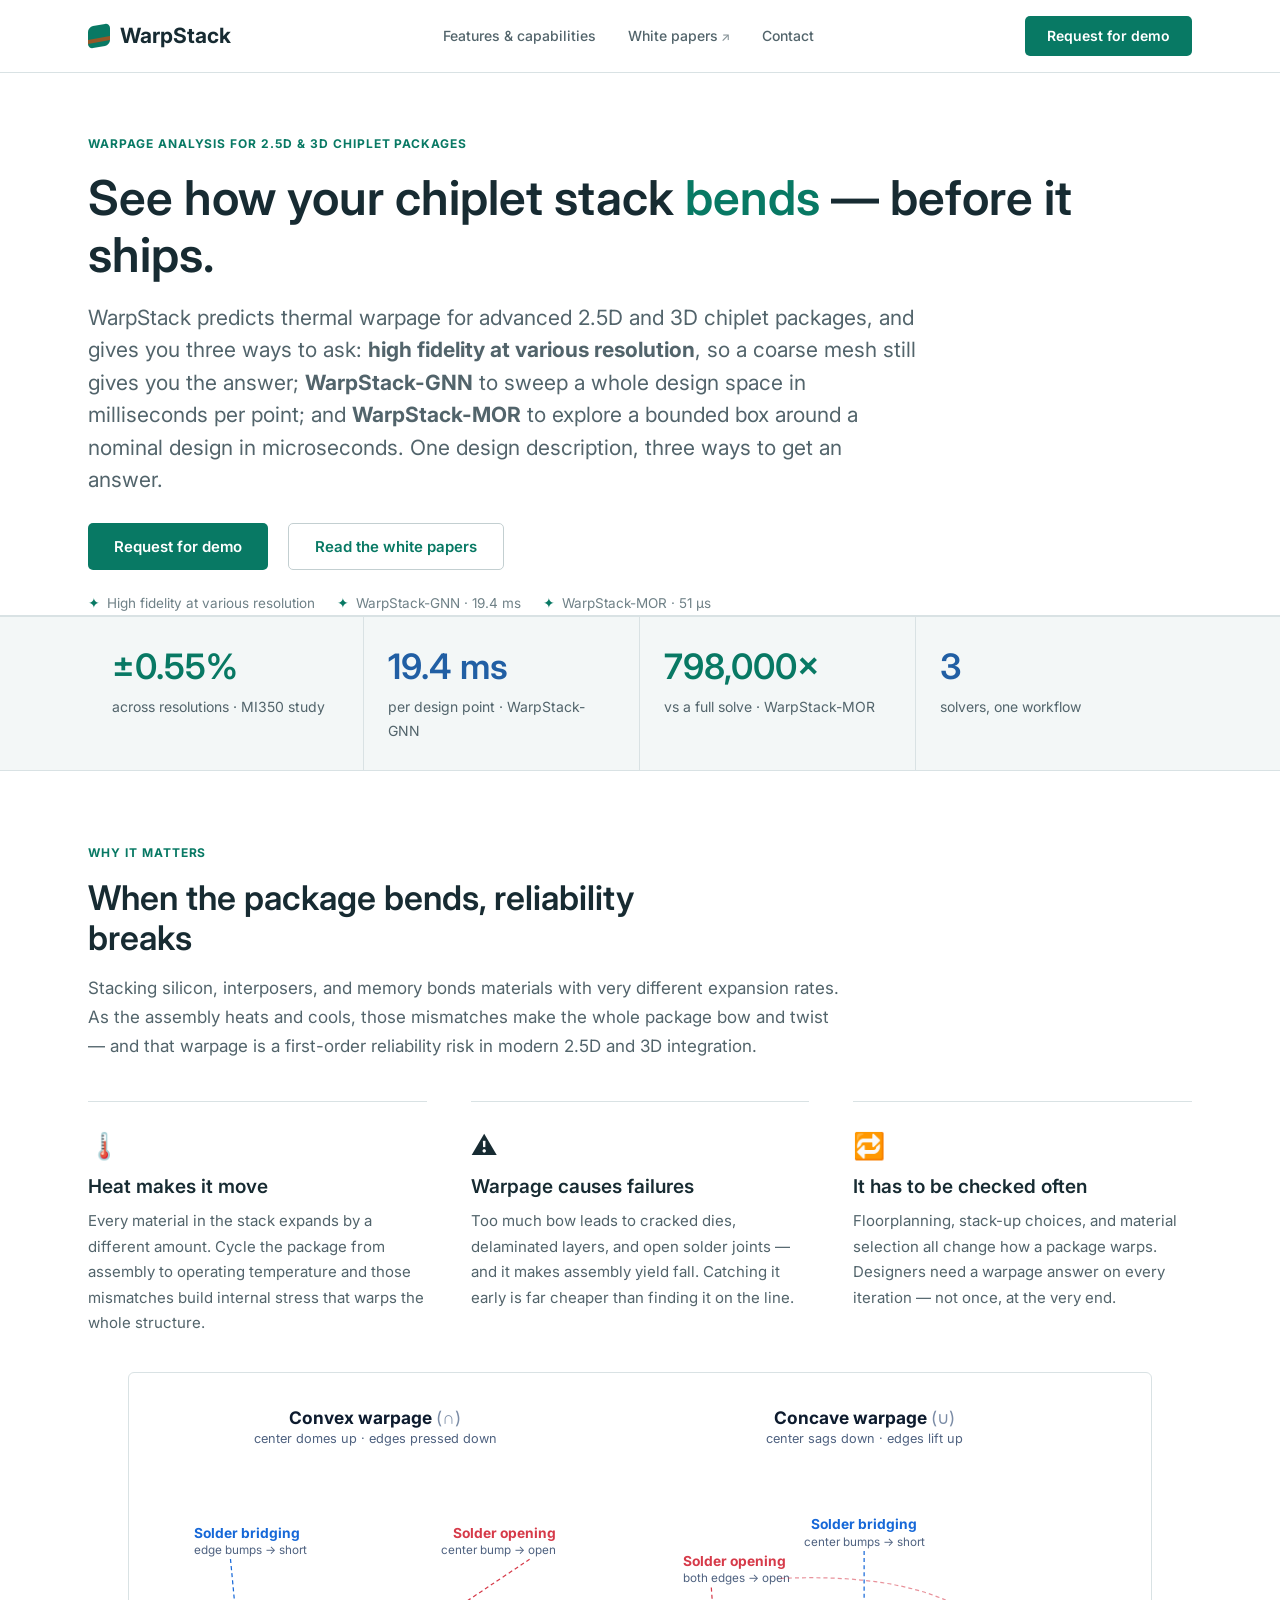
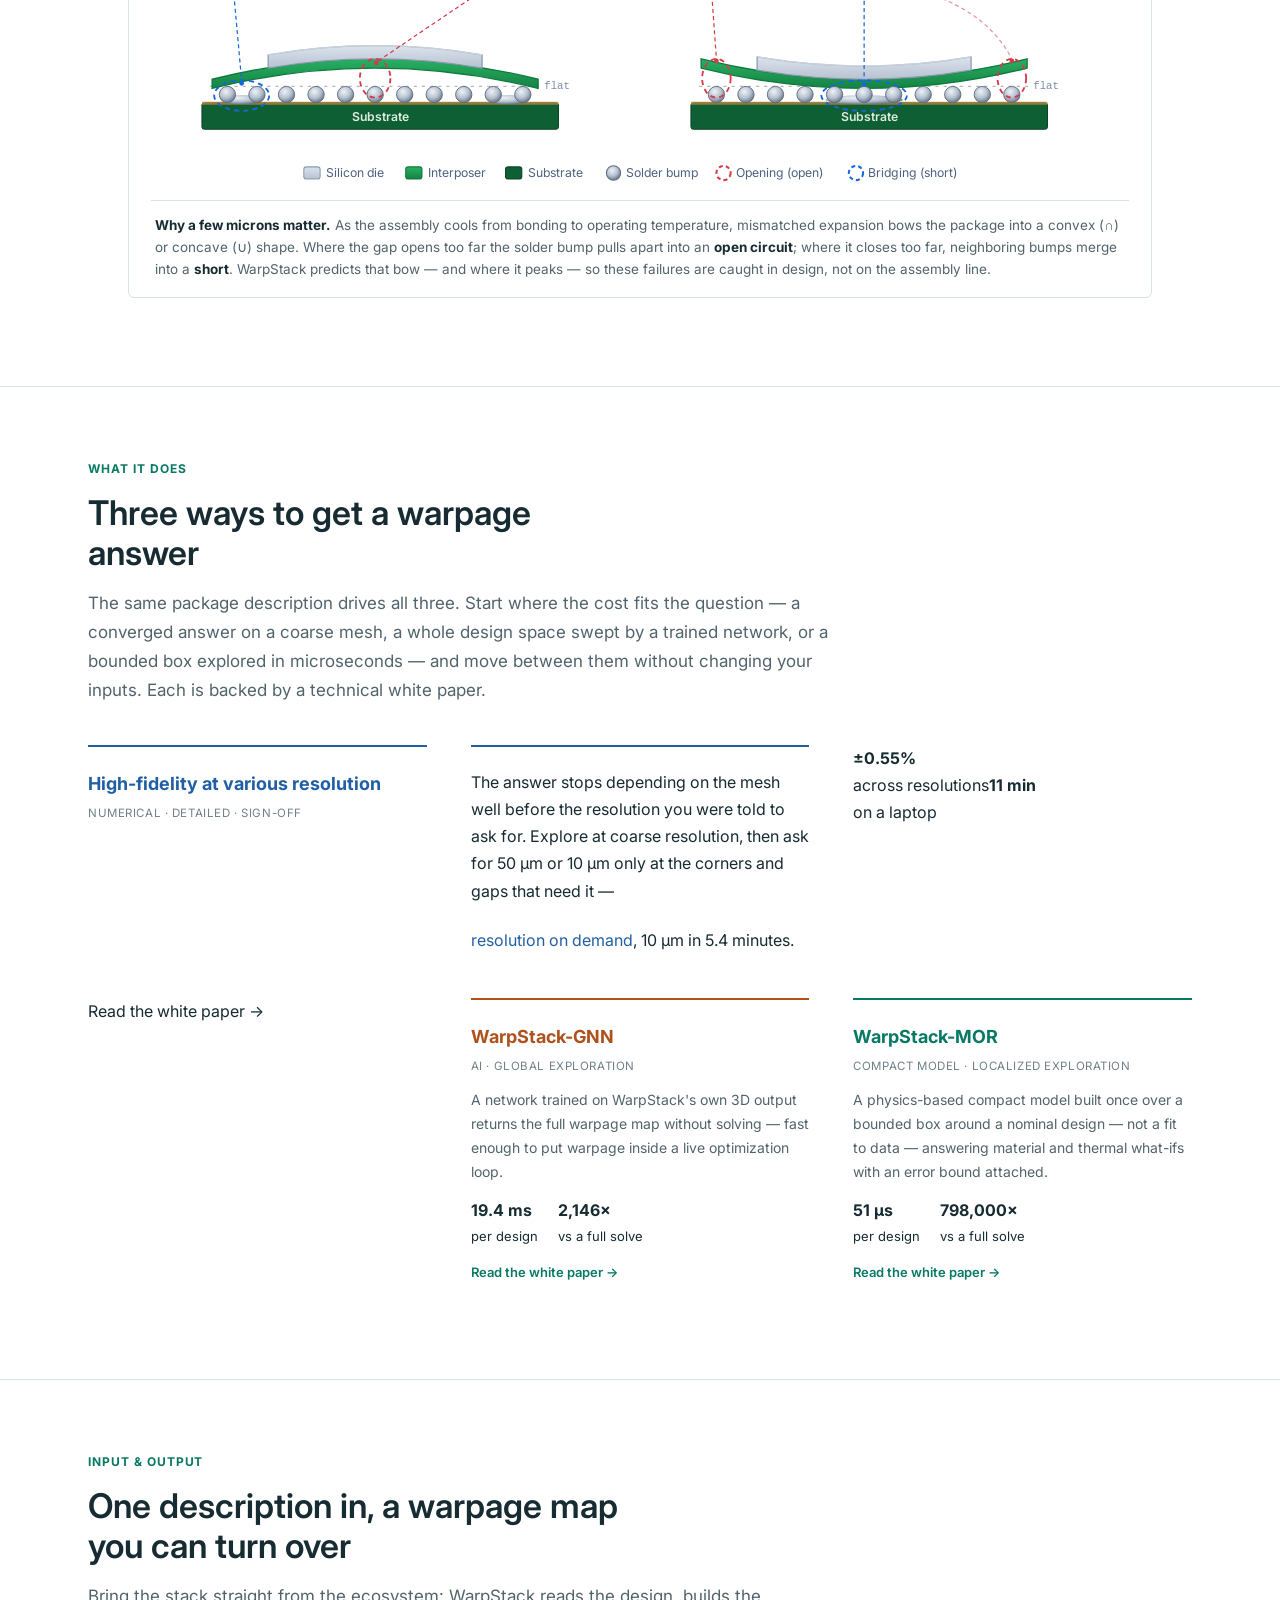
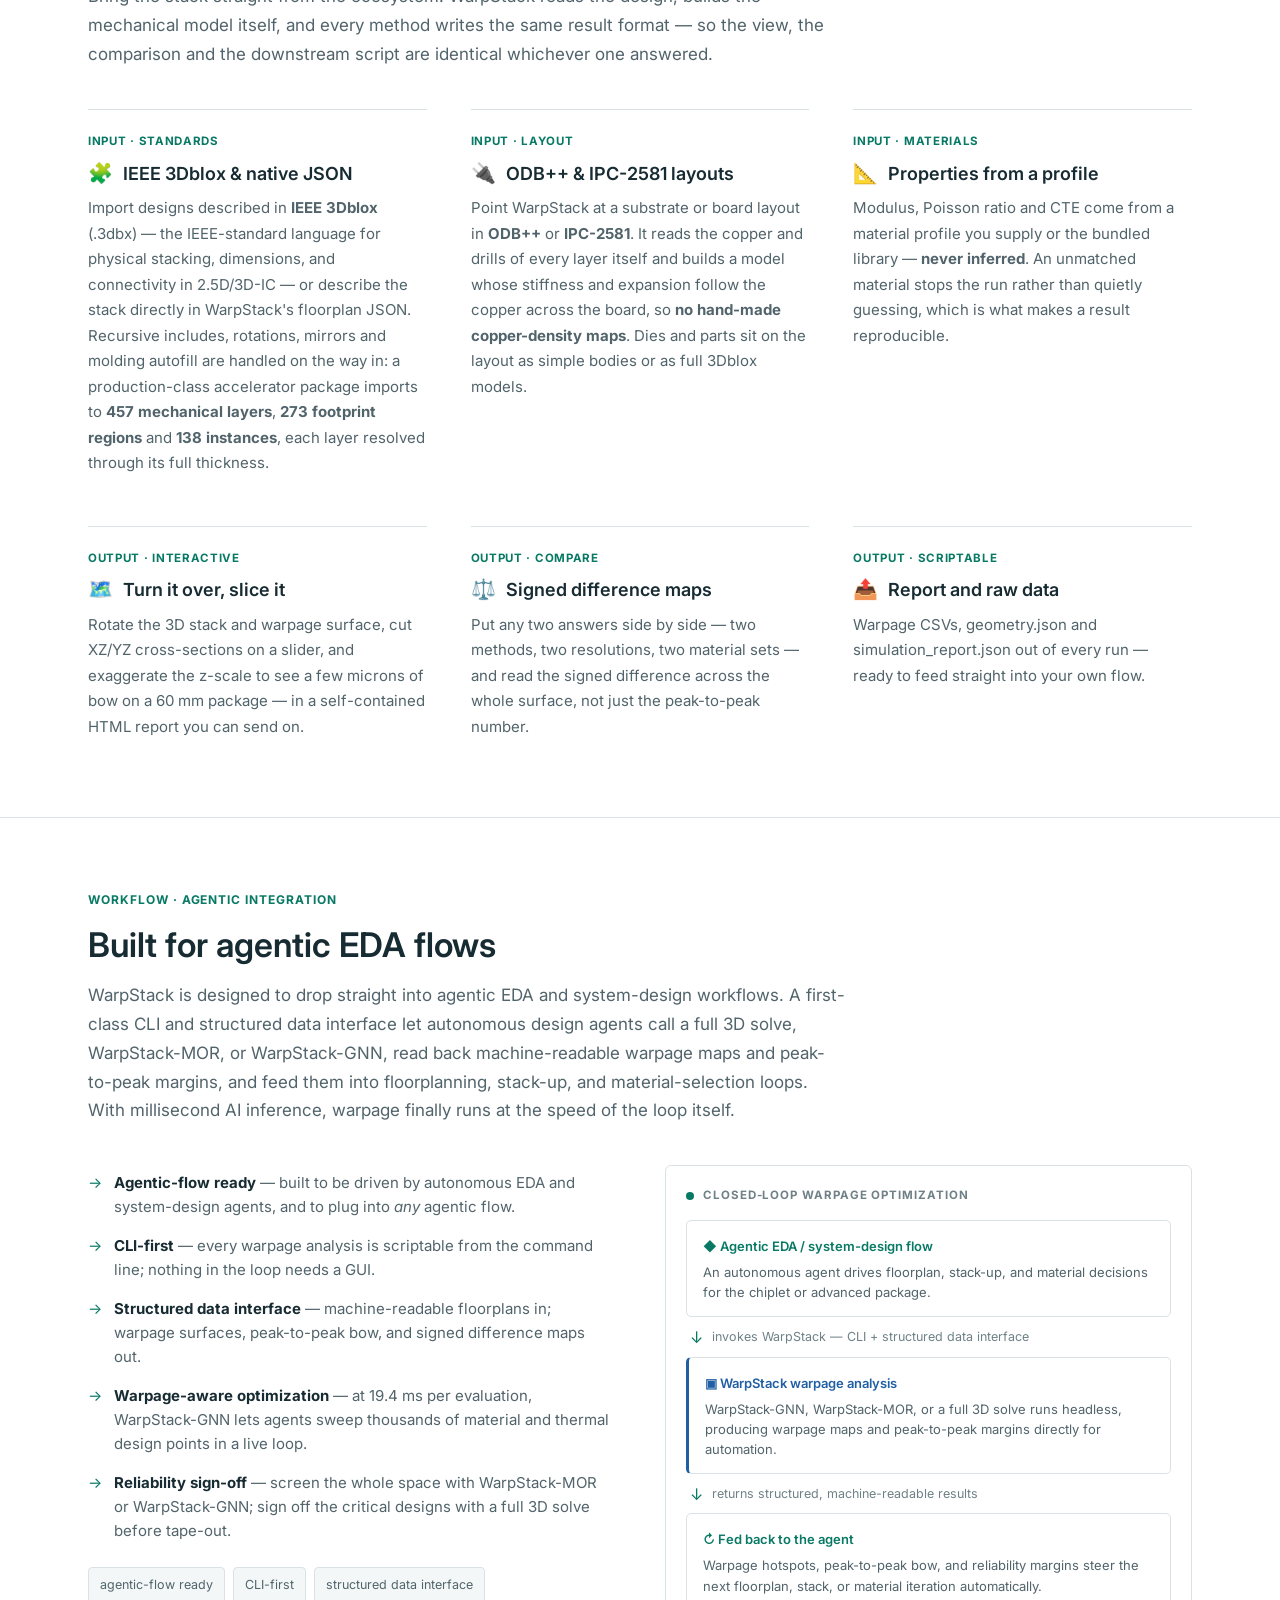
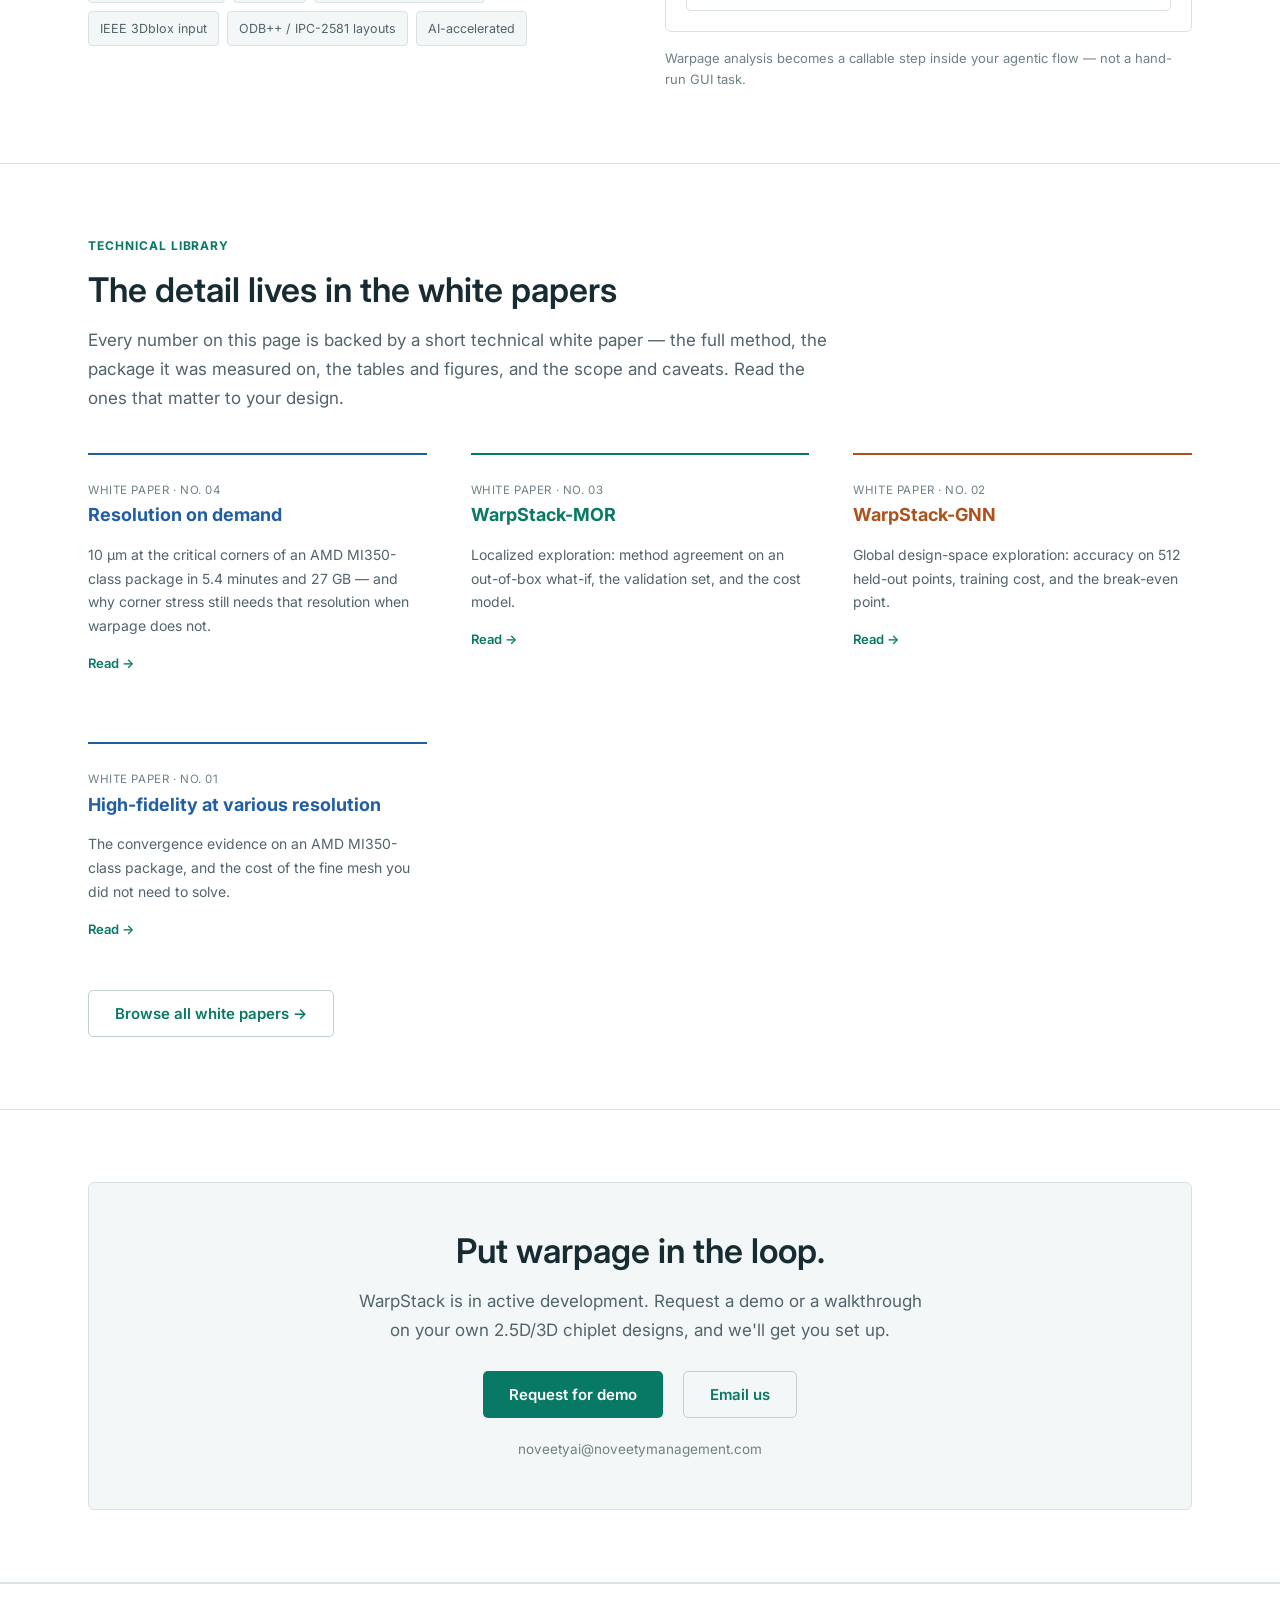
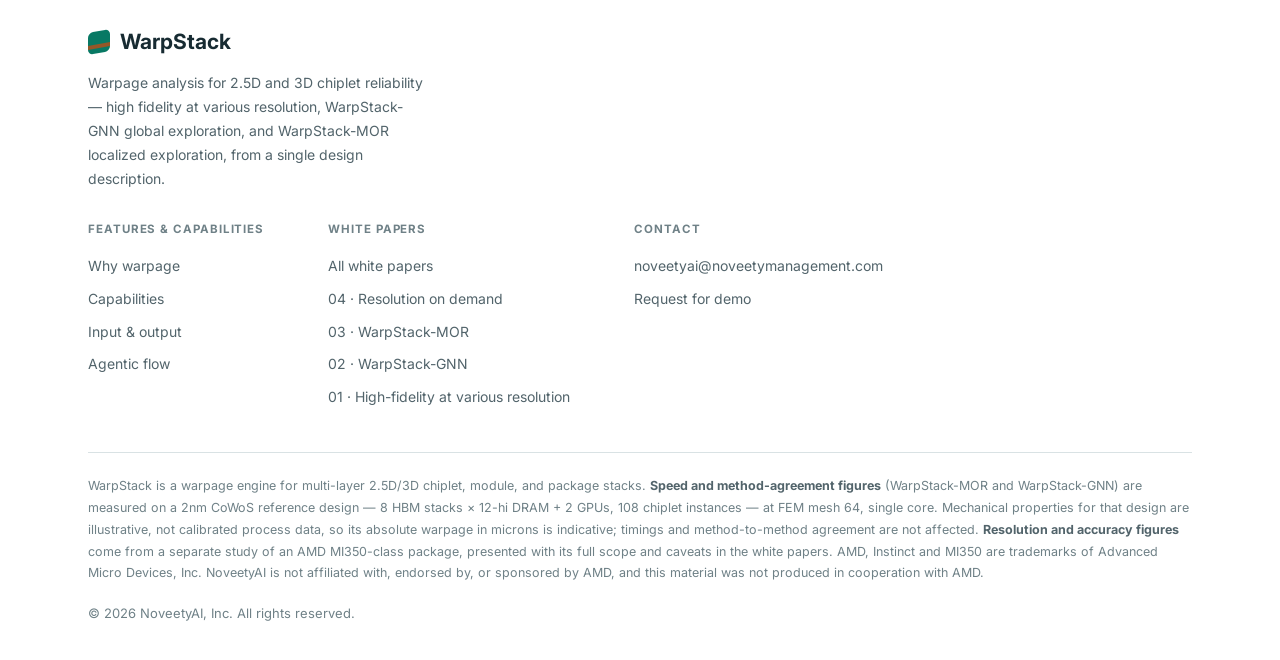
<file: index.html>
<!DOCTYPE html>
<html lang="en">
<head>
<meta charset="UTF-8" />
<meta name="viewport" content="width=device-width, initial-scale=1.0" />
<title>WarpStack — Warpage Analysis for 2.5D/3D Chiplet Packages</title>
<meta name="description" content="WarpStack predicts thermal warpage for 2.5D and 3D chiplet packages: high fidelity at various resolution for trustworthy answers without a fine mesh, WarpStack-GNN for global design-space exploration in milliseconds, and WarpStack-MOR for localized exploration in microseconds. IEEE 3Dblox, ODB++ and IPC-2581 in, interactive 2D/3D warpage maps out." />
<meta property="og:title" content="WarpStack — Warpage Analysis for 2.5D/3D Chiplet Packages" />
<meta property="og:description" content="High fidelity at various resolution, WarpStack-GNN global exploration at 19.4 ms per design point, and WarpStack-MOR localized exploration at 51 µs — one engine, one design description." />
<meta property="og:type" content="website" />
<link rel="preconnect" href="https://fonts.googleapis.com">
<link rel="preconnect" href="https://fonts.gstatic.com" crossorigin>
<link href="https://fonts.googleapis.com/css2?family=Inter:wght@400;500;600;700;800&family=JetBrains+Mono:wght@400;600;700&display=swap" rel="stylesheet">
<link rel="stylesheet" href="assets/site.css">
</head>
<body>

<!-- ============ NAV ============ -->
<header class="nav">
  <div class="wrap nav-inner">
    <a class="brand" href="#top"><span class="dot"></span>WarpStack</a>
    <nav class="nav-links" id="navlinks">
      <a href="#top">Features &amp; capabilities</a>
      <a class="xpage" href="whitepapers.html">White papers</a>
      <a href="#contact">Contact</a>
    </nav>
    <div class="nav-cta">
      <a class="btn btn-primary" href="#contact">Request for demo</a>
      <button class="nav-toggle" id="navtoggle" aria-label="Menu">
        <svg width="24" height="24" viewBox="0 0 24 24" fill="none" stroke="currentColor" stroke-width="2"><path d="M3 6h18M3 12h18M3 18h18"/></svg>
      </button>
    </div>
  </div>
</header>

<a id="top"></a>

<!-- ============ HERO ============ -->
<section class="hero">
  <div class="wrap hero-grid">
    <div>
      <span class="eyebrow"><span class="pulse"></span>Warpage analysis for 2.5D &amp; 3D chiplet packages</span>
      <h1>See how your chiplet stack <span class="grad-text">bends</span> — before it ships.</h1>
      <p class="lead">WarpStack predicts thermal warpage for advanced 2.5D and 3D chiplet packages, and gives you three ways to ask: <b>high fidelity at various resolution</b>, so a coarse mesh still gives you the answer; <b>WarpStack-GNN</b> to sweep a whole design space in milliseconds per point; and <b>WarpStack-MOR</b> to explore a bounded box around a nominal design in microseconds. One design description, three ways to get an answer.</p>
      <div class="hero-cta">
        <a class="btn btn-primary btn-lg" href="#contact">Request for demo</a>
        <a class="btn btn-ghost btn-lg" href="whitepapers.html">Read the white papers</a>
      </div>
      <div class="hero-sub">
        <span><span class="check">✦</span> High fidelity at various resolution</span>
        <span><span class="check">✦</span> WarpStack-GNN · 19.4 ms</span>
        <span><span class="check">✦</span> WarpStack-MOR · 51 µs</span>
      </div>
    </div>

  </div>
</section>

<!-- ============ STATS ============ -->
<div class="stats">
  <div class="wrap stats-grid">
    <div class="stat reveal"><div class="num c1">±0.55%</div><div class="lbl">across resolutions · MI350 study</div></div>
    <div class="stat reveal"><div class="num c2">19.4 ms</div><div class="lbl">per design point · WarpStack-GNN</div></div>
    <div class="stat reveal"><div class="num c3">798,000×</div><div class="lbl">vs a full solve · WarpStack-MOR</div></div>
    <div class="stat reveal"><div class="num c4">3</div><div class="lbl">solvers, one workflow</div></div>
  </div>
</div>

<!-- ============ WHY ============ -->
<section id="why">
  <div class="wrap">
    <div class="sec-head reveal">
      <div class="kicker">Why it matters</div>
      <h2>When the package bends, reliability breaks</h2>
      <p>Stacking silicon, interposers, and memory bonds materials with very different expansion rates. As the assembly heats and cools, those mismatches make the whole package bow and twist — and that warpage is a first-order reliability risk in modern 2.5D and 3D integration.</p>
    </div>
    <div class="cards-3">
      <div class="card reveal">
        <div class="ic">🌡️</div>
        <h3>Heat makes it move</h3>
        <p>Every material in the stack expands by a different amount. Cycle the package from assembly to operating temperature and those mismatches build internal stress that warps the whole structure.</p>
      </div>
      <div class="card reveal">
        <div class="ic">⚠️</div>
        <h3>Warpage causes failures</h3>
        <p>Too much bow leads to cracked dies, delaminated layers, and open solder joints — and it makes assembly yield fall. Catching it early is far cheaper than finding it on the line.</p>
      </div>
      <div class="card reveal">
        <div class="ic">🔁</div>
        <h3>It has to be checked often</h3>
        <p>Floorplanning, stack-up choices, and material selection all change how a package warps. Designers need a warpage answer on every iteration — not once, at the very end.</p>
      </div>
    </div>

    <!-- warpage → solder-joint failure illustration -->
    <figure class="warpfig reveal">
      <svg viewBox="0 0 960 392" xmlns="http://www.w3.org/2000/svg" role="img" aria-label="Concave and convex package warpage and the solder-joint failures they cause: opening (open circuit) and bridging (short)">
        <defs>
          <radialGradient id="wsSolder" cx="40%" cy="32%" r="72%">
            <stop offset="0%" stop-color="#eef2f7"/><stop offset="55%" stop-color="#b6c1cf"/><stop offset="100%" stop-color="#5f6f83"/>
          </radialGradient>
          <linearGradient id="wsSub" x1="0" y1="0" x2="0" y2="1">
            <stop offset="0%" stop-color="#28b062"/><stop offset="100%" stop-color="#158244"/>
          </linearGradient>
          <linearGradient id="wsDie" x1="0" y1="0" x2="0" y2="1">
            <stop offset="0%" stop-color="#dbe3ec"/><stop offset="100%" stop-color="#b7c2d1"/>
          </linearGradient>
        </defs>

        <!-- CONVEX -->
        <text x="220" y="30" text-anchor="middle" fill="#0d1b2e" font-size="17" font-weight="700">Convex warpage <tspan fill="#7b8ca6" font-weight="400">(∩)</tspan></text>
        <text x="220" y="49" text-anchor="middle" fill="#4f6280" font-size="12.5">center domes up · edges pressed down</text>
        <g transform="translate(20,54)">
          <rect x="30" y="250" width="350" height="26" rx="3" fill="#0f5f34" stroke="#0a4526"/>
          <rect x="30" y="249" width="350" height="3" fill="#c98a3c" opacity="0.7"/>
          <text x="205" y="268" text-anchor="middle" fill="#dcece0" font-size="12" font-weight="600" letter-spacing="0.5">Substrate</text>
          <line x1="38" y1="234" x2="362" y2="234" stroke="#64748b" stroke-width="1.4" stroke-dasharray="3 5" opacity="0.5"/>
          <text x="366" y="237" fill="#7b8ca6" font-size="10.5" font-family="ui-monospace,monospace">flat</text>
          <!-- gentle convex bow: thin interposer + wide flat die -->
          <path d="M40,236 Q200,196 360,236 L360,227 Q200,187 40,227 Z" fill="url(#wsSub)" stroke="#0f7a3d" stroke-width="1.3"/>
          <path d="M95,216 Q200,198 305,216 L305,203 Q200,185 95,203 Z" fill="url(#wsDie)" stroke="#8a99ad" stroke-width="1.2"/>
          <path d="M95,203 Q200,185 305,203" fill="none" stroke="#f4f7fb" stroke-width="1.3" opacity="0.6"/>
          <!-- solder-bump merge fillets (bridging, edges) -->
          <ellipse cx="69" cy="247" rx="20" ry="4.5" fill="url(#wsSolder)"/>
          <ellipse cx="331" cy="247" rx="20" ry="4.5" fill="url(#wsSolder)"/>
          <!-- solder bumps (small, round) -->
          <g stroke="#5b6b7f" stroke-width="0.9">
            <ellipse cx="55"  cy="242" rx="8" ry="8" fill="url(#wsSolder)"/>
            <ellipse cx="84"  cy="242" rx="8" ry="8" fill="url(#wsSolder)"/>
            <ellipse cx="113" cy="242" rx="8" ry="8" fill="url(#wsSolder)"/>
            <ellipse cx="142" cy="242" rx="8" ry="8" fill="url(#wsSolder)"/>
            <ellipse cx="171" cy="242" rx="8" ry="8" fill="url(#wsSolder)"/>
            <ellipse cx="200" cy="242" rx="8" ry="8" fill="url(#wsSolder)"/>
            <ellipse cx="229" cy="242" rx="8" ry="8" fill="url(#wsSolder)"/>
            <ellipse cx="258" cy="242" rx="8" ry="8" fill="url(#wsSolder)"/>
            <ellipse cx="287" cy="242" rx="8" ry="8" fill="url(#wsSolder)"/>
            <ellipse cx="316" cy="242" rx="8" ry="8" fill="url(#wsSolder)"/>
            <ellipse cx="345" cy="242" rx="8" ry="8" fill="url(#wsSolder)"/>
          </g>
          <!-- OPENING at center (gap under raised interposer) -->
          <ellipse cx="200" cy="226" rx="15" ry="19" fill="none" stroke="#d63a49" stroke-width="1.8" stroke-dasharray="5 4"/>
          <!-- BRIDGING at edges -->
          <ellipse cx="69" cy="243" rx="27" ry="15" fill="none" stroke="#1668d8" stroke-width="1.8" stroke-dasharray="5 4"/>
          <!-- callout: bridging (top-left) -->
          <text x="22" y="88" fill="#1668d8" font-size="13.5" font-weight="700">Solder bridging</text>
          <text x="22" y="104" fill="#4f6280" font-size="11.5">edge bumps → short</text>
          <path d="M58,109 Q62,150 69,229" fill="none" stroke="#1668d8" stroke-width="1.2" stroke-dasharray="4 3"/>
          <circle cx="69" cy="231" r="2.3" fill="#1668d8"/>
          <!-- callout: opening (top-right) -->
          <text x="378" y="88" text-anchor="end" fill="#d63a49" font-size="13.5" font-weight="700">Solder opening</text>
          <text x="378" y="104" text-anchor="end" fill="#4f6280" font-size="11.5">center bump → open</text>
          <path d="M203,209 Q290,150 352,109" fill="none" stroke="#d63a49" stroke-width="1.2" stroke-dasharray="4 3"/>
          <circle cx="201" cy="211" r="2.3" fill="#d63a49"/>
        </g>

        <!-- CONCAVE -->
        <text x="700" y="30" text-anchor="middle" fill="#0d1b2e" font-size="17" font-weight="700">Concave warpage <tspan fill="#7b8ca6" font-weight="400">(∪)</tspan></text>
        <text x="700" y="49" text-anchor="middle" fill="#4f6280" font-size="12.5">center sags down · edges lift up</text>
        <g transform="translate(500,54)">
          <rect x="30" y="250" width="350" height="26" rx="3" fill="#0f5f34" stroke="#0a4526"/>
          <rect x="30" y="249" width="350" height="3" fill="#c98a3c" opacity="0.7"/>
          <text x="205" y="268" text-anchor="middle" fill="#dcece0" font-size="12" font-weight="600" letter-spacing="0.5">Substrate</text>
          <line x1="38" y1="234" x2="362" y2="234" stroke="#64748b" stroke-width="1.4" stroke-dasharray="3 5" opacity="0.5"/>
          <text x="366" y="237" fill="#7b8ca6" font-size="10.5" font-family="ui-monospace,monospace">flat</text>
          <!-- gentle concave bow -->
          <path d="M40,216 Q200,256 360,216 L360,207 Q200,247 40,207 Z" fill="url(#wsSub)" stroke="#0f7a3d" stroke-width="1.3"/>
          <path d="M95,218 Q200,236 305,218 L305,205 Q200,223 95,205 Z" fill="url(#wsDie)" stroke="#8a99ad" stroke-width="1.2"/>
          <path d="M95,205 Q200,223 305,205" fill="none" stroke="#f4f7fb" stroke-width="1.3" opacity="0.6"/>
          <!-- solder-bump merge fillet (bridging, center) -->
          <ellipse cx="200" cy="247" rx="38" ry="4.5" fill="url(#wsSolder)"/>
          <g stroke="#5b6b7f" stroke-width="0.9">
            <ellipse cx="55"  cy="242" rx="8" ry="8" fill="url(#wsSolder)"/>
            <ellipse cx="84"  cy="242" rx="8" ry="8" fill="url(#wsSolder)"/>
            <ellipse cx="113" cy="242" rx="8" ry="8" fill="url(#wsSolder)"/>
            <ellipse cx="142" cy="242" rx="8" ry="8" fill="url(#wsSolder)"/>
            <ellipse cx="171" cy="242" rx="8" ry="8" fill="url(#wsSolder)"/>
            <ellipse cx="200" cy="242" rx="8" ry="8" fill="url(#wsSolder)"/>
            <ellipse cx="229" cy="242" rx="8" ry="8" fill="url(#wsSolder)"/>
            <ellipse cx="258" cy="242" rx="8" ry="8" fill="url(#wsSolder)"/>
            <ellipse cx="287" cy="242" rx="8" ry="8" fill="url(#wsSolder)"/>
            <ellipse cx="316" cy="242" rx="8" ry="8" fill="url(#wsSolder)"/>
            <ellipse cx="345" cy="242" rx="8" ry="8" fill="url(#wsSolder)"/>
          </g>
          <!-- BRIDGING at center -->
          <ellipse cx="200" cy="243" rx="42" ry="15" fill="none" stroke="#1668d8" stroke-width="1.8" stroke-dasharray="5 4"/>
          <!-- OPENING at edges -->
          <ellipse cx="55" cy="226" rx="14" ry="19" fill="none" stroke="#d63a49" stroke-width="1.8" stroke-dasharray="5 4"/>
          <ellipse cx="345" cy="226" rx="14" ry="19" fill="none" stroke="#d63a49" stroke-width="1.8" stroke-dasharray="5 4"/>
          <!-- callout: bridging (top-center, over valley) -->
          <text x="200" y="80" text-anchor="middle" fill="#1668d8" font-size="13.5" font-weight="700">Solder bridging</text>
          <text x="200" y="96" text-anchor="middle" fill="#4f6280" font-size="11.5">center bumps → short</text>
          <path d="M200,101 L200,230" fill="none" stroke="#1668d8" stroke-width="1.2" stroke-dasharray="4 3"/>
          <circle cx="200" cy="232" r="2.3" fill="#1668d8"/>
          <!-- callout: opening (top-left, both edges) -->
          <text x="22" y="116" fill="#d63a49" font-size="13.5" font-weight="700">Solder opening</text>
          <text x="22" y="132" fill="#4f6280" font-size="11.5">both edges → open</text>
          <path d="M50,137 L55,207" fill="none" stroke="#d63a49" stroke-width="1.2" stroke-dasharray="4 3"/>
          <circle cx="55" cy="209" r="2.3" fill="#d63a49"/>
          <path d="M118,128 Q300,120 345,207" fill="none" stroke="#d63a49" stroke-width="1.2" stroke-dasharray="4 3" opacity="0.55"/>
          <circle cx="345" cy="209" r="2.3" fill="#d63a49"/>
        </g>

        <!-- LEGEND -->
        <g transform="translate(0,378)" font-size="12" fill="#4f6280">
          <rect x="150" y="-11" width="16" height="12" rx="2.5" fill="url(#wsDie)" stroke="#8a99ad"/>
          <text x="172" y="-1">Silicon die</text>
          <rect x="250" y="-11" width="16" height="12" rx="2.5" fill="url(#wsSub)" stroke="#0f7a3d"/>
          <text x="272" y="-1">Interposer</text>
          <rect x="348" y="-11" width="16" height="12" rx="2.5" fill="#0f5f34" stroke="#0a4526"/>
          <text x="370" y="-1">Substrate</text>
          <ellipse cx="454" cy="-5" rx="7" ry="7" fill="url(#wsSolder)" stroke="#5b6b7f"/>
          <text x="466" y="-1">Solder bump</text>
          <circle cx="562" cy="-5" r="7" fill="none" stroke="#d63a49" stroke-width="2" stroke-dasharray="4 3"/>
          <text x="574" y="-1">Opening (open)</text>
          <circle cx="692" cy="-5" r="7" fill="none" stroke="#1668d8" stroke-width="2" stroke-dasharray="4 3"/>
          <text x="704" y="-1">Bridging (short)</text>
        </g>
      </svg>
      <figcaption><b>Why a few microns matter.</b> As the assembly cools from bonding to operating temperature, mismatched expansion bows the package into a convex (∩) or concave (∪) shape. Where the gap opens too far the solder bump pulls apart into an <b>open circuit</b>; where it closes too far, neighboring bumps merge into a <b>short</b>. WarpStack predicts that bow — and where it peaks — so these failures are caught in design, not on the assembly line.</figcaption>
    </figure>
  </div>
</section>

<!-- ============ CAPABILITY ============ -->
<section id="capability">
  <div class="wrap">
    <div class="sec-head reveal">
      <div class="kicker">What it does</div>
      <h2>Three ways to get a warpage answer</h2>
      <p>The same package description drives all three. Start where the cost fits the question — a converged answer on a coarse mesh, a whole design space swept by a trained network, or a bounded box explored in microseconds — and move between them without changing your inputs. Each is backed by a technical white paper.</p>
    </div>
    <div class="cards-3">
      <a class="solver acc reveal" href="whitepaper-resolution.html">
        <div class="nm">High-fidelity at various resolution</div>
        <div class="role">numerical · detailed · sign-off</div>
        <p>The answer stops depending on the mesh well before the resolution you were told to ask for. Explore at coarse resolution, then ask for 50 µm or 10 µm only at the corners and gaps that need it — <a href="whitepaper-apr.html" style="color:var(--blue)">resolution on demand</a>, 10 µm in 5.4 minutes.</p>
        <div class="kv"><span><b>±0.55%</b><br>across resolutions</span><span><b>11 min</b><br>on a laptop</span></div>
        <span class="go">Read the white paper →</span>
      </a>
      <a class="solver ai reveal" href="whitepaper-gnn.html">
        <div class="nm">WarpStack-GNN</div>
        <div class="role">AI · global exploration</div>
        <p>A network trained on WarpStack's own 3D output returns the full warpage map without solving — fast enough to put warpage inside a live optimization loop.</p>
        <div class="kv"><span><b>19.4 ms</b><br>per design</span><span><b>2,146×</b><br>vs a full solve</span></div>
        <span class="go">Read the white paper →</span>
      </a>
      <a class="solver fast reveal" href="whitepaper-mor.html">
        <div class="nm">WarpStack-MOR</div>
        <div class="role">compact model · localized exploration</div>
        <p>A physics-based compact model built once over a bounded box around a nominal design — not a fit to data — answering material and thermal what-ifs with an error bound attached.</p>
        <div class="kv"><span><b>51 µs</b><br>per design</span><span><b>798,000×</b><br>vs a full solve</span></div>
        <span class="go">Read the white paper →</span>
      </a>
    </div>
  </div>
</section>

<!-- ============ INPUT & OUTPUT ============ -->
<section id="io">
  <div class="wrap">
    <div class="sec-head reveal">
      <div class="kicker">Input &amp; output</div>
      <h2>One description in, a warpage map you can turn over</h2>
      <p>Bring the stack straight from the ecosystem: WarpStack reads the design, builds the mechanical model itself, and every method writes the same result format — so the view, the comparison and the downstream script are identical whichever one answered.</p>
    </div>
    <div class="features">
      <div class="feat reveal">
        <div class="tag">INPUT · STANDARDS</div>
        <h3><span class="emoji">🧩</span> IEEE 3Dblox &amp; native JSON</h3>
        <p>Import designs described in <b>IEEE 3Dblox</b> (<span class="mono">.3dbx</span>) — the IEEE-standard language for physical stacking, dimensions, and connectivity in 2.5D/3D-IC — or describe the stack directly in WarpStack's floorplan JSON. Recursive includes, rotations, mirrors and molding autofill are handled on the way in: a production-class accelerator package imports to <b>457 mechanical layers</b>, <b>273 footprint regions</b> and <b>138 instances</b>, each layer resolved through its full thickness.</p>
      </div>
      <div class="feat reveal">
        <div class="tag">INPUT · LAYOUT</div>
        <h3><span class="emoji">🔌</span> ODB++ &amp; IPC-2581 layouts</h3>
        <p>Point WarpStack at a substrate or board layout in <b>ODB++</b> or <b>IPC-2581</b>. It reads the copper and drills of every layer itself and builds a model whose stiffness and expansion follow the copper across the board, so <b>no hand-made copper-density maps</b>. Dies and parts sit on the layout as simple bodies or as full 3Dblox models.</p>
      </div>
      <div class="feat reveal">
        <div class="tag">INPUT · MATERIALS</div>
        <h3><span class="emoji">📐</span> Properties from a profile</h3>
        <p>Modulus, Poisson ratio and CTE come from a material profile you supply or the bundled library — <b>never inferred</b>. An unmatched material stops the run rather than quietly guessing, which is what makes a result reproducible.</p>
      </div>
      <div class="feat reveal">
        <div class="tag">OUTPUT · INTERACTIVE</div>
        <h3><span class="emoji">🗺️</span> Turn it over, slice it</h3>
        <p>Rotate the 3D stack and warpage surface, cut XZ/YZ cross-sections on a slider, and exaggerate the z-scale to see a few microns of bow on a 60&nbsp;mm package — in a self-contained HTML report you can send on.</p>
      </div>
      <div class="feat reveal">
        <div class="tag">OUTPUT · COMPARE</div>
        <h3><span class="emoji">⚖️</span> Signed difference maps</h3>
        <p>Put any two answers side by side — two methods, two resolutions, two material sets — and read the signed difference across the whole surface, not just the peak-to-peak number.</p>
      </div>
      <div class="feat reveal">
        <div class="tag">OUTPUT · SCRIPTABLE</div>
        <h3><span class="emoji">📤</span> Report and raw data</h3>
        <p>Warpage CSVs, <span class="mono">geometry.json</span> and <span class="mono">simulation_report.json</span> out of every run — ready to feed straight into your own flow.</p>
      </div>
    </div>
  </div>
</section>

<!-- ============ AGENTIC FLOW ============ -->
<section id="agentic">
  <div class="wrap">
    <div class="sec-head reveal">
      <div class="kicker">Workflow · agentic integration</div>
      <h2>Built for agentic EDA flows</h2>
      <p>WarpStack is designed to drop straight into agentic EDA and system-design workflows. A first-class CLI and structured data interface let autonomous design agents call a full 3D solve, WarpStack-MOR, or WarpStack-GNN, read back machine-readable warpage maps and peak-to-peak margins, and feed them into floorplanning, stack-up, and material-selection loops. With millisecond AI inference, warpage finally runs at the speed of the loop itself.</p>
    </div>
    <div class="tech-grid">
      <div class="reveal">
        <ul class="flowpts">
          <li><b>Agentic-flow ready</b> — built to be driven by autonomous EDA and system-design agents, and to plug into <i>any</i> agentic flow.</li>
          <li><b>CLI-first</b> — every warpage analysis is scriptable from the command line; nothing in the loop needs a GUI.</li>
          <li><b>Structured data interface</b> — machine-readable floorplans in; warpage surfaces, peak-to-peak bow, and signed difference maps out.</li>
          <li><b>Warpage-aware optimization</b> — at 19.4 ms per evaluation, WarpStack-GNN lets agents sweep thousands of material and thermal design points in a live loop.</li>
          <li><b>Reliability sign-off</b> — screen the whole space with WarpStack-MOR or WarpStack-GNN; sign off the critical designs with a full 3D solve before tape-out.</li>
        </ul>
        <div class="chips" style="margin-top:24px">
          <span class="chip">agentic-flow ready</span>
          <span class="chip">CLI-first</span>
          <span class="chip">structured data interface</span>
          <span class="chip">IEEE 3Dblox input</span>
          <span class="chip">ODB++ / IPC-2581 layouts</span>
          <span class="chip">AI-accelerated</span>
        </div>
      </div>
      <div class="reveal">
        <div class="floloop">
          <div class="floloop-head"><span class="loopdot"></span>Closed-loop warpage optimization</div>
          <div class="flonode">
            <div class="ft">◆ Agentic EDA / system-design flow</div>
            <div class="fd">An autonomous agent drives floorplan, stack-up, and material decisions for the chiplet or advanced package.</div>
          </div>
          <div class="floarrow"><span class="ax">↓</span> invokes WarpStack — CLI + structured data interface</div>
          <div class="flonode engine">
            <div class="ft">▣ WarpStack warpage analysis</div>
            <div class="fd">WarpStack-GNN, WarpStack-MOR, or a full 3D solve runs headless, producing warpage maps and peak-to-peak margins directly for automation.</div>
          </div>
          <div class="floarrow"><span class="ax">↓</span> returns structured, machine-readable results</div>
          <div class="flonode">
            <div class="ft">↻ Fed back to the agent</div>
            <div class="fd">Warpage hotspots, peak-to-peak bow, and reliability margins steer the next floorplan, stack, or material iteration automatically.</div>
          </div>
        </div>
        <p class="note">Warpage analysis becomes a callable step inside your agentic flow — not a hand-run GUI task.</p>
      </div>
    </div>
  </div>
</section>

<!-- ============ WHITE PAPERS TEASER ============ -->
<section id="papers">
  <div class="wrap">
    <div class="sec-head reveal">
      <div class="kicker">Technical library</div>
      <h2>The detail lives in the white papers</h2>
      <p>Every number on this page is backed by a short technical white paper — the full method, the package it was measured on, the tables and figures, and the scope and caveats. Read the ones that matter to your design.</p>
    </div>
    <div class="cards-3">
      <a class="solver acc reveal" href="whitepaper-apr.html">
        <div class="role">White paper · No. 04</div>
        <div class="nm">Resolution on demand</div>
        <p>10 µm at the critical corners of an AMD MI350-class package in 5.4 minutes and 27 GB — and why corner stress still needs that resolution when warpage does not.</p>
        <span class="go">Read →</span>
      </a>
      <a class="solver fast reveal" href="whitepaper-mor.html">
        <div class="role">White paper · No. 03</div>
        <div class="nm">WarpStack-MOR</div>
        <p>Localized exploration: method agreement on an out-of-box what-if, the validation set, and the cost model.</p>
        <span class="go">Read →</span>
      </a>
      <a class="solver ai reveal" href="whitepaper-gnn.html">
        <div class="role">White paper · No. 02</div>
        <div class="nm">WarpStack-GNN</div>
        <p>Global design-space exploration: accuracy on 512 held-out points, training cost, and the break-even point.</p>
        <span class="go">Read →</span>
      </a>
      <a class="solver acc reveal" href="whitepaper-resolution.html">
        <div class="role">White paper · No. 01</div>
        <div class="nm">High-fidelity at various resolution</div>
        <p>The convergence evidence on an AMD MI350-class package, and the cost of the fine mesh you did not need to solve.</p>
        <span class="go">Read →</span>
      </a>
    </div>
    <div style="margin-top:26px">
      <a class="btn btn-ghost btn-lg" href="whitepapers.html">Browse all white papers →</a>
    </div>
  </div>
</section>

<!-- ============ CTA / CONTACT ============ -->
<section id="contact">
  <div class="wrap">
    <div class="cta-band reveal">
      <h2>Put warpage in the loop.</h2>
      <p>WarpStack is in active development. Request a demo or a walkthrough on your own 2.5D/3D chiplet designs, and we'll get you set up.</p>
      <div class="cta-btns">
        <a class="btn btn-primary btn-lg" href="mailto:noveetyai@noveetymanagement.com?subject=WarpStack%20demo%20request&amp;body=Hi%2C%20I'd%20like%20to%20request%20a%20demo%20of%20WarpStack.%0A%0AOrganization%3A%0AUse%20case%20(2.5D%2F3D%2C%20layers%2Fdies)%3A%0ADesign%20scale%3A%0A">Request for demo</a>
        <a class="btn btn-ghost btn-lg" href="mailto:noveetyai@noveetymanagement.com">Email us</a>
      </div>
      <div class="cta-meta">noveetyai@noveetymanagement.com</div>
    </div>
  </div>
</section>

<!-- ============ FOOTER ============ -->
<footer>
  <div class="wrap">
    <div class="foot-grid">
      <div class="foot-brand">
        <a class="brand" href="#top"><span class="dot"></span>WarpStack</a>
        <p>Warpage analysis for 2.5D and 3D chiplet reliability — high fidelity at various resolution, WarpStack-GNN global exploration, and WarpStack-MOR localized exploration, from a single design description.</p>
      </div>
      <div class="foot-cols">
        <div class="foot-col">
          <h5>Features &amp; capabilities</h5>
          <a href="index.html#why">Why warpage</a>
          <a href="index.html#capability">Capabilities</a>
          <a href="index.html#io">Input &amp; output</a>
          <a href="index.html#agentic">Agentic flow</a>
        </div>
        <div class="foot-col">
          <h5>White papers</h5>
          <a href="whitepapers.html">All white papers</a>
          <a href="whitepaper-apr.html">04 · Resolution on demand</a>
          <a href="whitepaper-mor.html">03 · WarpStack-MOR</a>
          <a href="whitepaper-gnn.html">02 · WarpStack-GNN</a>
          <a href="whitepaper-resolution.html">01 · High-fidelity at various resolution</a>
        </div>
        <div class="foot-col">
          <h5>Contact</h5>
          <a href="mailto:noveetyai@noveetymanagement.com">noveetyai@noveetymanagement.com</a>
          <a href="#contact">Request for demo</a>
        </div>
      </div>
    </div>
    <div class="cite">
      WarpStack is a warpage engine for multi-layer 2.5D/3D chiplet, module, and package stacks. <b>Speed and method-agreement figures</b> (WarpStack-MOR and WarpStack-GNN) are measured on a 2nm CoWoS reference design — 8 HBM stacks × 12-hi DRAM + 2 GPUs, 108 chiplet instances — at FEM mesh 64, single core. Mechanical properties for that design are illustrative, not calibrated process data, so its absolute warpage in microns is indicative; timings and method-to-method agreement are not affected. <b>Resolution and accuracy figures</b> come from a separate study of an AMD MI350-class package, presented with its full scope and caveats in the white papers. AMD, Instinct and MI350 are trademarks of Advanced Micro Devices, Inc. NoveetyAI is not affiliated with, endorsed by, or sponsored by AMD, and this material was not produced in cooperation with AMD.
    </div>
    <div class="copyright">© 2026 NoveetyAI, Inc. All rights reserved.</div>
  </div>
</footer>

<script src="assets/site.js"></script>
</body>
</html>
</file>
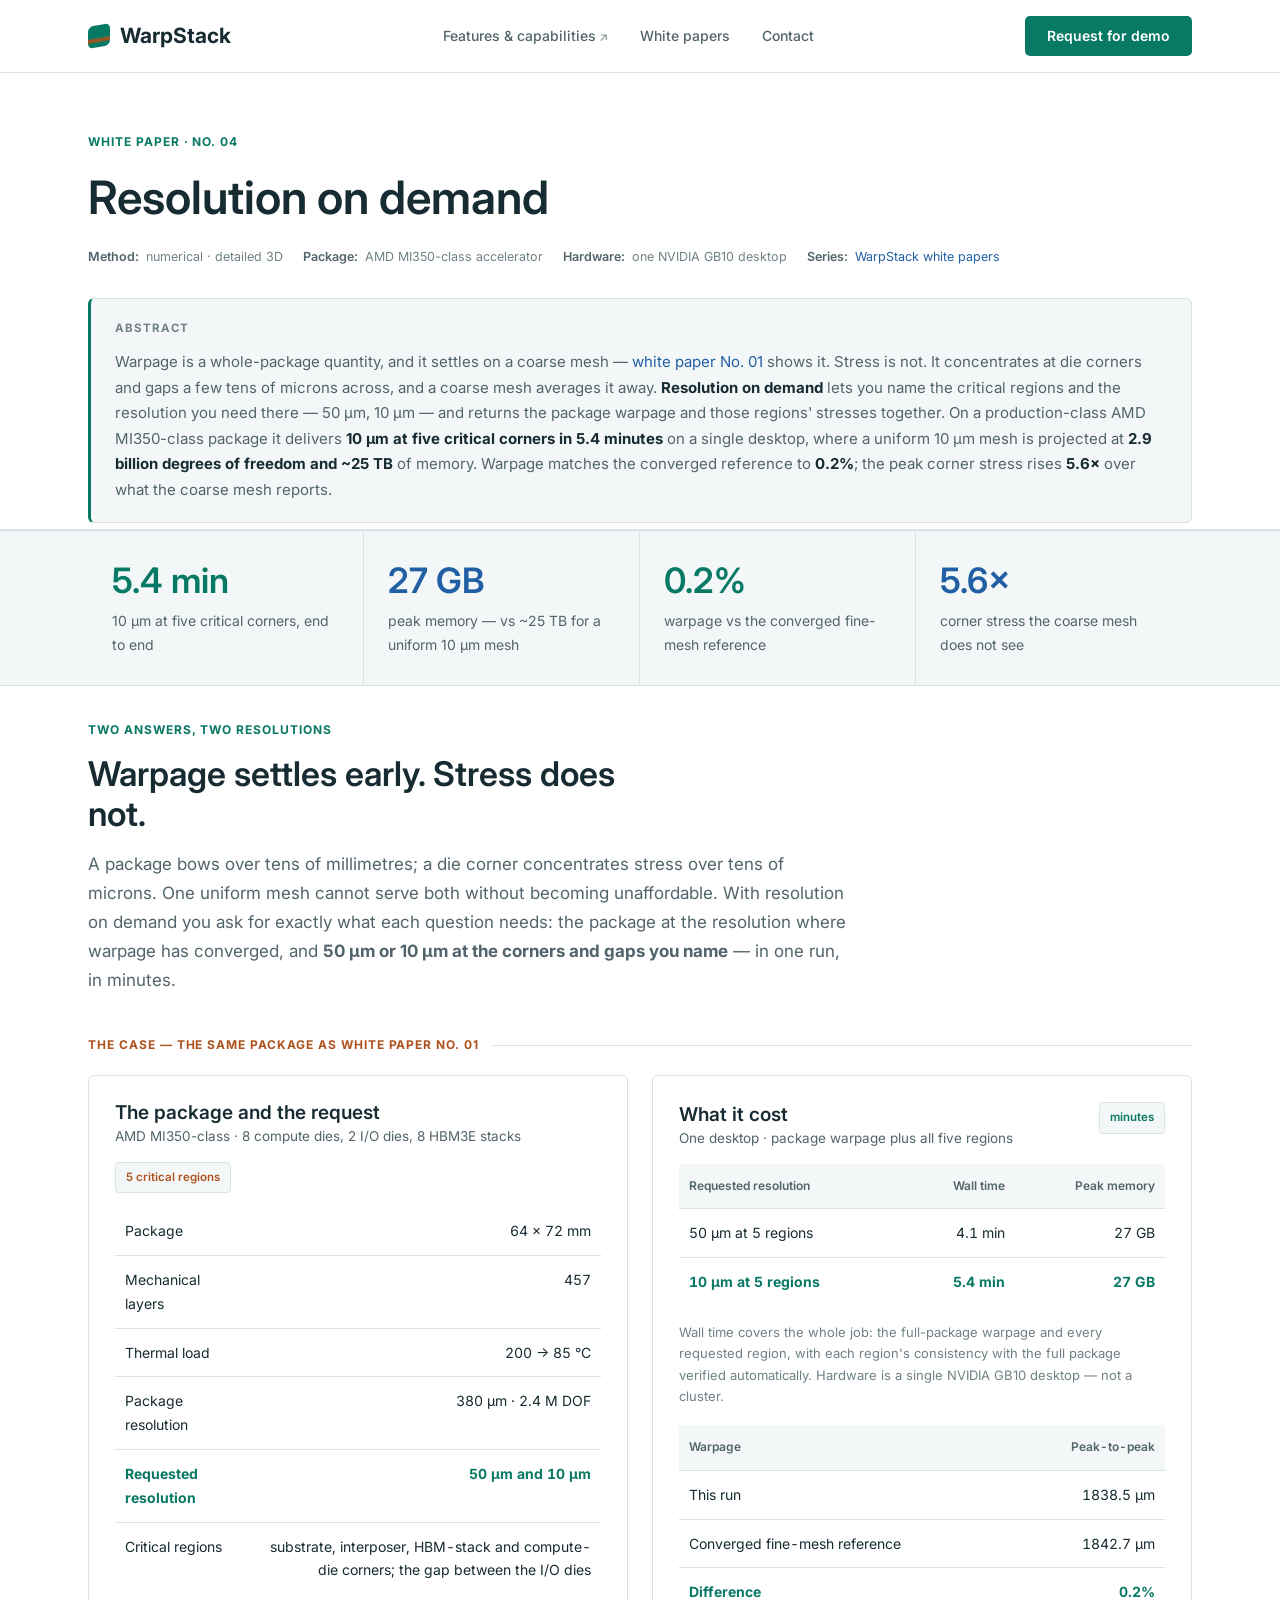
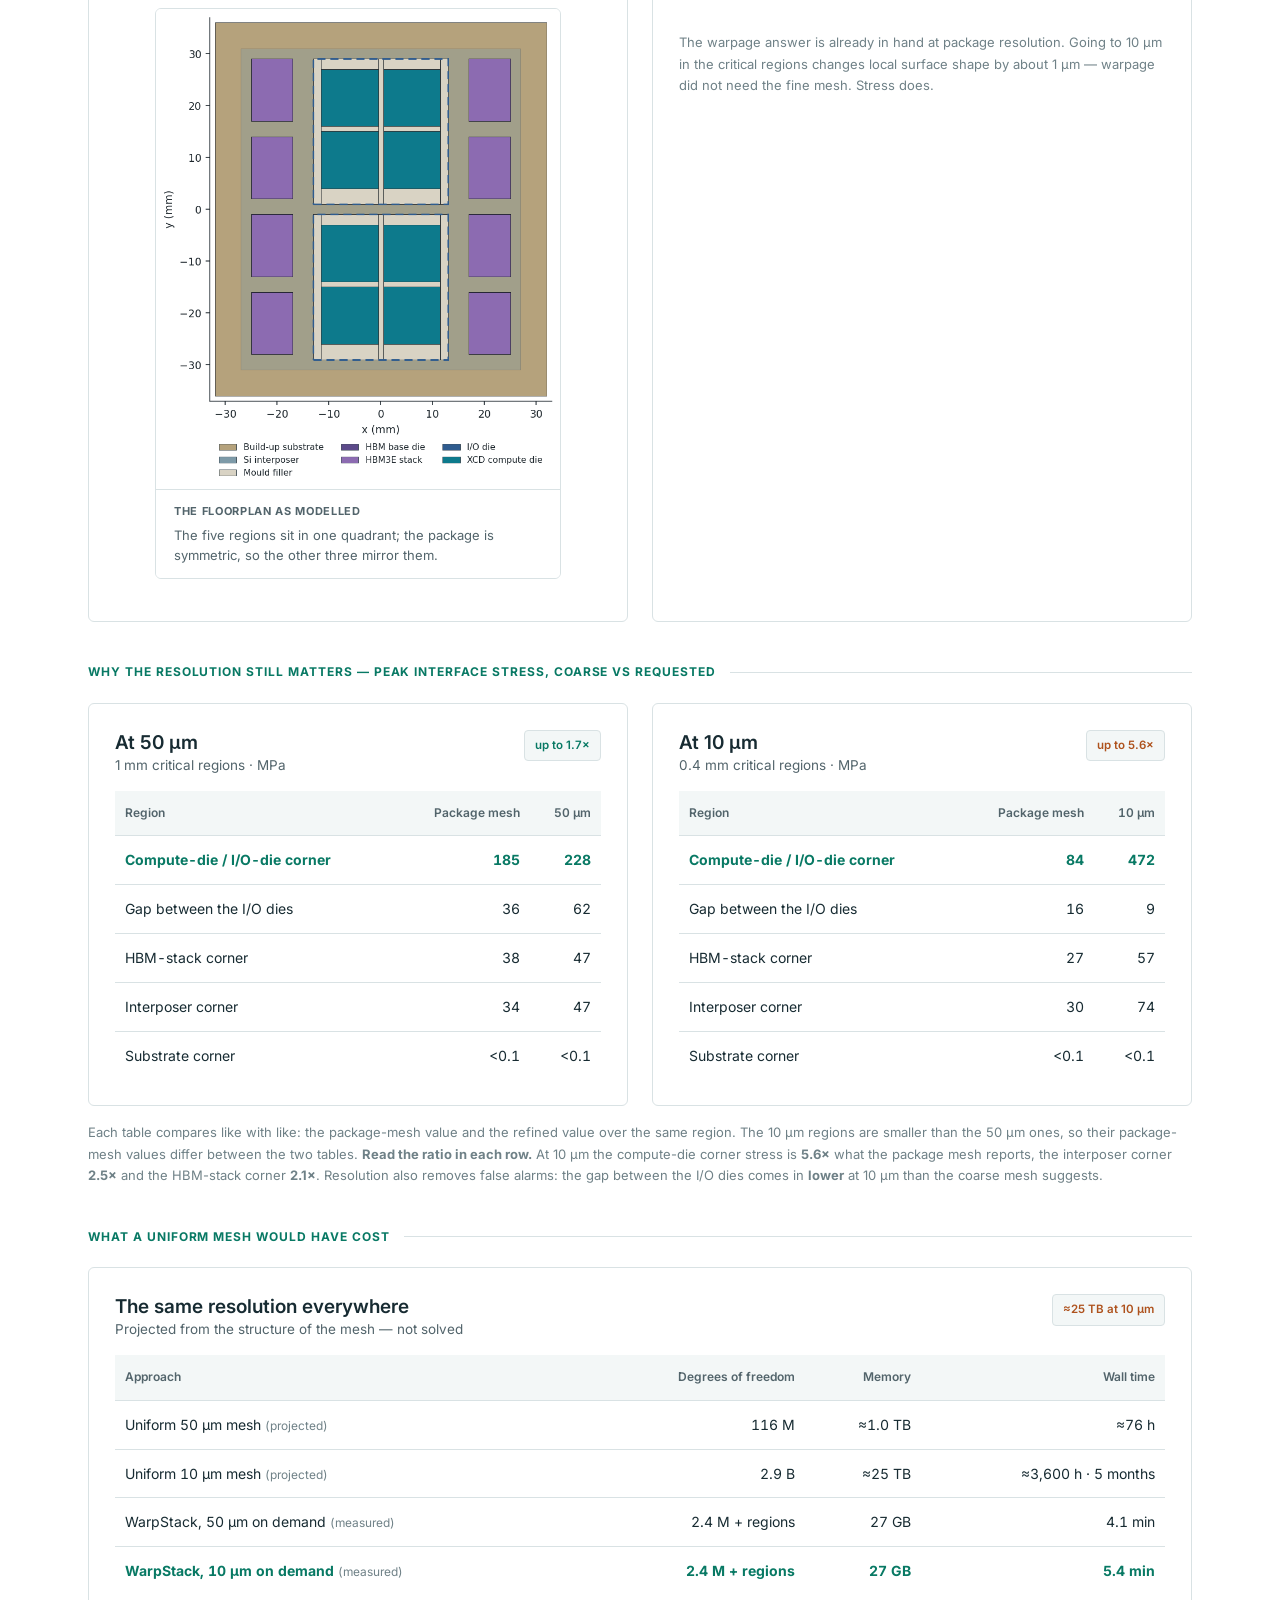
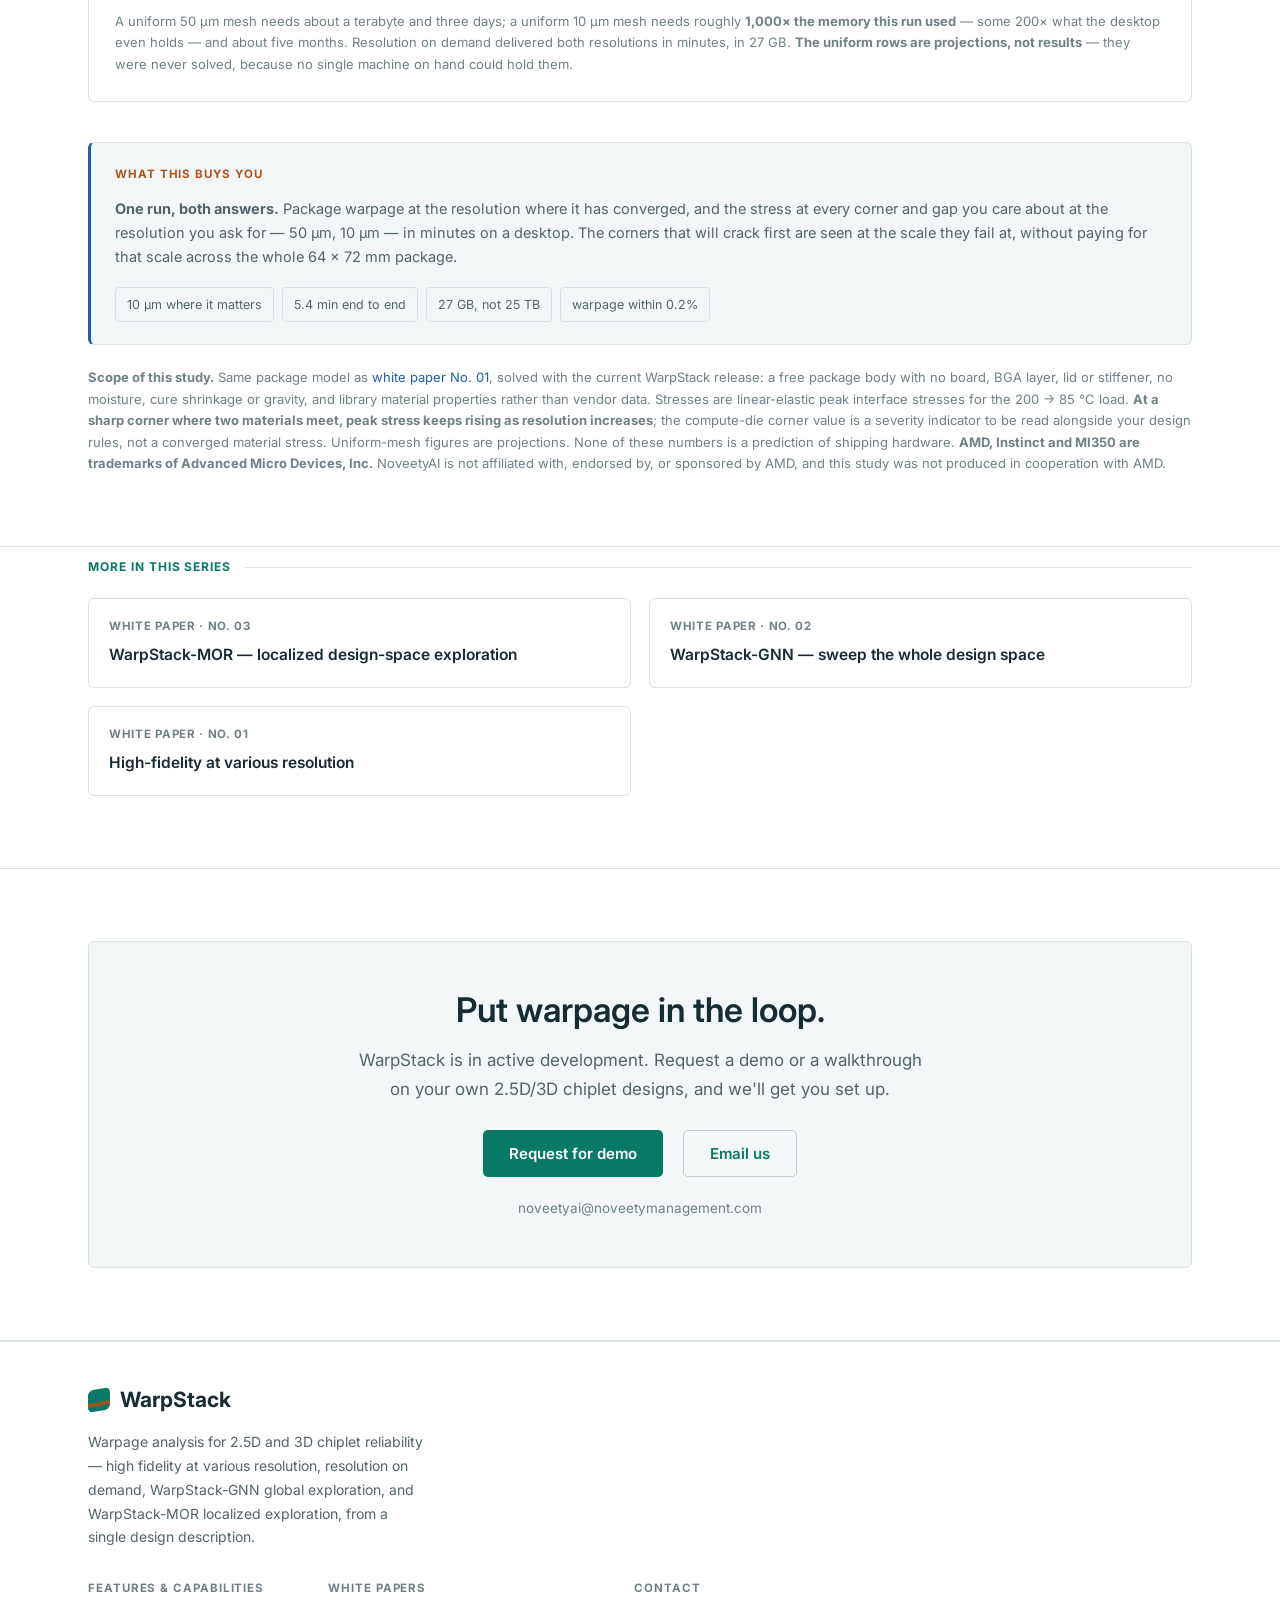
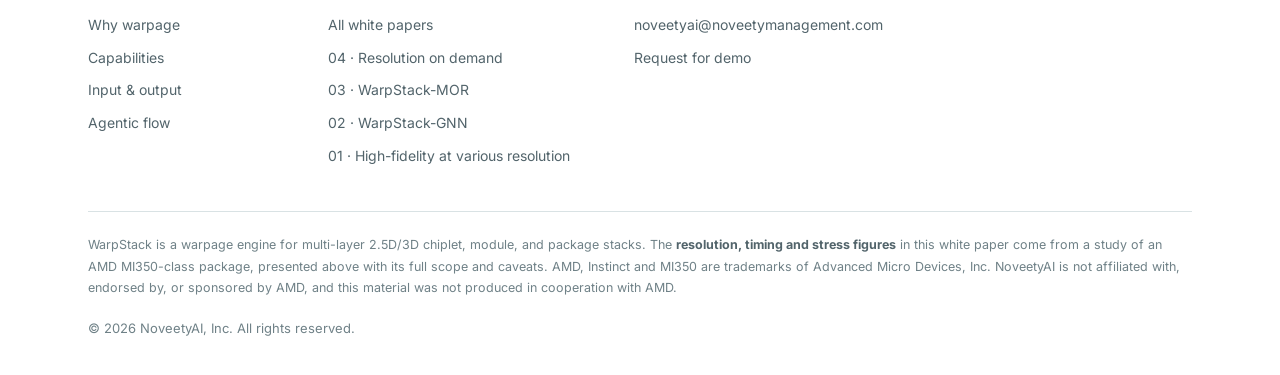
<file: whitepaper-apr.html>
<!DOCTYPE html>
<html lang="en">
<head>
<meta charset="UTF-8" />
<meta name="viewport" content="width=device-width, initial-scale=1.0" />
<title>WarpStack White Paper 04 — Resolution on Demand</title>
<meta name="description" content="WarpStack white paper: on an AMD MI350-class accelerator package, WarpStack delivers 50 µm and 10 µm resolution at the critical corners in 4–5 minutes on one desktop — where a uniform mesh would need 1 TB to 25 TB of memory — and shows why that resolution matters for stress even when warpage has converged." />
<meta property="og:title" content="WarpStack White Paper 04 — Resolution on Demand" />
<meta property="og:description" content="Warpage converges on a coarse mesh. Corner stress does not. 10 µm where it matters, in five minutes, on a desktop." />
<meta property="og:type" content="article" />
<link rel="preconnect" href="https://fonts.googleapis.com">
<link rel="preconnect" href="https://fonts.gstatic.com" crossorigin>
<link href="https://fonts.googleapis.com/css2?family=Inter:wght@400;500;600;700;800&family=JetBrains+Mono:wght@400;600;700&display=swap" rel="stylesheet">
<link rel="stylesheet" href="assets/site.css">
</head>
<body>

<!-- ============ NAV ============ -->
<header class="nav">
  <div class="wrap nav-inner">
    <a class="brand" href="index.html#top"><span class="dot"></span>WarpStack</a>
    <nav class="nav-links" id="navlinks">
      <a class="xpage" href="index.html">Features &amp; capabilities</a>
      <a href="whitepapers.html">White papers</a>
      <a href="#contact">Contact</a>
    </nav>
    <div class="nav-cta">
      <a class="btn btn-primary" href="#contact">Request for demo</a>
      <button class="nav-toggle" id="navtoggle" aria-label="Menu">
        <svg width="24" height="24" viewBox="0 0 24 24" fill="none" stroke="currentColor" stroke-width="2"><path d="M3 6h18M3 12h18M3 18h18"/></svg>
      </button>
    </div>
  </div>
</header>

<a id="top"></a>

<!-- ============ PAPER HEAD ============ -->
<section class="wp-head">
  <div class="wrap">
    <div class="reveal">
      <span class="wp-eyebrow"><span class="pulse"></span>White paper · No. 04</span>
      <h1>Resolution on demand</h1>
      <div class="wp-meta">
        <span><b>Method:</b> numerical · detailed 3D</span>
        <span><b>Package:</b> AMD MI350-class accelerator</span>
        <span><b>Hardware:</b> one NVIDIA GB10 desktop</span>
        <span><b>Series:</b> <a href="whitepapers.html" style="color:var(--blue)">WarpStack white papers</a></span>
      </div>
      <div class="abstract">
        <div class="label">Abstract</div>
        <p>Warpage is a whole-package quantity, and it settles on a coarse mesh — <a href="whitepaper-resolution.html" style="color:var(--blue)">white paper No. 01</a> shows it. Stress is not. It concentrates at die corners and gaps a few tens of microns across, and a coarse mesh averages it away. <b>Resolution on demand</b> lets you name the critical regions and the resolution you need there — 50&nbsp;µm, 10&nbsp;µm — and returns the package warpage and those regions' stresses together. On a production-class AMD MI350-class package it delivers <b>10&nbsp;µm at five critical corners in 5.4 minutes</b> on a single desktop, where a uniform 10&nbsp;µm mesh is projected at <b>2.9 billion degrees of freedom and ~25&nbsp;TB</b> of memory. Warpage matches the converged reference to <b>0.2%</b>; the peak corner stress rises <b>5.6×</b> over what the coarse mesh reports.</p>
      </div>
    </div>
  </div>
</section>

<!-- ============ HEADLINE NUMBERS ============ -->
<section class="stats" style="padding:0">
  <div class="wrap">
    <div class="stats-grid">
      <div class="stat reveal"><div class="num c1">5.4 min</div><div class="lbl">10 µm at five critical corners, end to end</div></div>
      <div class="stat reveal"><div class="num c2">27 GB</div><div class="lbl">peak memory — vs ~25 TB for a uniform 10 µm mesh</div></div>
      <div class="stat reveal"><div class="num c3">0.2%</div><div class="lbl">warpage vs the converged fine-mesh reference</div></div>
      <div class="stat reveal"><div class="num c4">5.6×</div><div class="lbl">corner stress the coarse mesh does not see</div></div>
    </div>
  </div>
</section>

<!-- ============ §1 ============ -->
<section id="on-demand" style="padding-top:34px">
  <div class="wrap">
    <div class="sec-head reveal">
      <div class="kicker">Two answers, two resolutions</div>
      <h2>Warpage settles early. Stress does not.</h2>
      <p>A package bows over tens of millimetres; a die corner concentrates stress over tens of microns. One uniform mesh cannot serve both without becoming unaffordable. With resolution on demand you ask for exactly what each question needs: the package at the resolution where warpage has converged, and <b>50&nbsp;µm or 10&nbsp;µm at the corners and gaps you name</b> — in one run, in minutes.</p>
    </div>

    <div class="res-group">
      <div class="res-label warm reveal">The case — the same package as white paper No. 01</div>
      <div class="res-grid">
        <div class="panel reveal">
          <div class="phead">
            <div><h3>The package and the request</h3><div class="psub">AMD MI350-class · 8 compute dies, 2 I/O dies, 8 HBM3E stacks</div></div>
            <span class="badge warn">5 critical regions</span>
          </div>
          <table class="data">
            <tbody>
              <tr><td>Package</td><td class="mono r">64 × 72 mm</td></tr>
              <tr><td>Mechanical layers</td><td class="mono r">457</td></tr>
              <tr><td>Thermal load</td><td class="mono r">200 → 85 °C</td></tr>
              <tr><td>Package resolution</td><td class="mono r">380 µm · 2.4 M DOF</td></tr>
              <tr class="win"><td>Requested resolution</td><td class="mono r">50 µm and 10 µm</td></tr>
              <tr><td>Critical regions</td><td class="mono r">substrate, interposer, HBM-stack and compute-die corners; the gap between the I/O dies</td></tr>
            </tbody>
          </table>
          <figure class="fig" style="margin-top:14px">
            <img src="assets/figs/mi350_floorplan.png" alt="Plan view of the modelled package: eight teal compute dies and two I/O dies in the centre, flanked by eight purple HBM3E stacks, on a silicon interposer over a build-up substrate" loading="lazy">
            <figcaption><span class="figtag fst">The floorplan as modelled</span>The five regions sit in one quadrant; the package is symmetric, so the other three mirror them.</figcaption>
          </figure>
        </div>

        <div class="panel reveal">
          <div class="phead">
            <div><h3>What it cost</h3><div class="psub">One desktop · package warpage plus all five regions</div></div>
            <span class="badge">minutes</span>
          </div>
          <table class="data">
            <thead><tr><th>Requested resolution</th><th class="r">Wall time</th><th class="r">Peak memory</th></tr></thead>
            <tbody>
              <tr><td>50 µm at 5 regions</td><td class="mono r">4.1 min</td><td class="mono r">27 GB</td></tr>
              <tr class="win"><td>10 µm at 5 regions</td><td class="mono r">5.4 min</td><td class="mono r">27 GB</td></tr>
            </tbody>
          </table>
          <div class="note">Wall time covers the whole job: the full-package warpage and every requested region, with each region's consistency with the full package verified automatically. Hardware is a single NVIDIA GB10 desktop — not a cluster.</div>

          <table class="data" style="margin-top:18px">
            <thead><tr><th>Warpage</th><th class="r">Peak-to-peak</th></tr></thead>
            <tbody>
              <tr><td>This run</td><td class="mono r">1838.5 µm</td></tr>
              <tr><td>Converged fine-mesh reference</td><td class="mono r">1842.7 µm</td></tr>
              <tr class="win"><td>Difference</td><td class="mono r">0.2%</td></tr>
            </tbody>
          </table>
          <div class="note">The warpage answer is already in hand at package resolution. Going to 10 µm in the critical regions changes local surface shape by about 1 µm — warpage did not need the fine mesh. Stress does.</div>
        </div>
      </div>
    </div>

    <div class="res-group">
      <div class="res-label reveal">Why the resolution still matters — peak interface stress, coarse vs requested</div>
      <div class="res-grid">
        <div class="panel reveal">
          <div class="phead">
            <div><h3>At 50 µm</h3><div class="psub">1 mm critical regions · MPa</div></div>
            <span class="badge">up to 1.7×</span>
          </div>
          <table class="data">
            <thead><tr><th>Region</th><th class="r">Package mesh</th><th class="r">50 µm</th></tr></thead>
            <tbody>
              <tr class="win"><td>Compute-die / I/O-die corner</td><td class="mono r">185</td><td class="mono r">228</td></tr>
              <tr><td>Gap between the I/O dies</td><td class="mono r">36</td><td class="mono r">62</td></tr>
              <tr><td>HBM-stack corner</td><td class="mono r">38</td><td class="mono r">47</td></tr>
              <tr><td>Interposer corner</td><td class="mono r">34</td><td class="mono r">47</td></tr>
              <tr><td>Substrate corner</td><td class="mono r">&lt;0.1</td><td class="mono r">&lt;0.1</td></tr>
            </tbody>
          </table>
        </div>

        <div class="panel reveal">
          <div class="phead">
            <div><h3>At 10 µm</h3><div class="psub">0.4 mm critical regions · MPa</div></div>
            <span class="badge warn">up to 5.6×</span>
          </div>
          <table class="data">
            <thead><tr><th>Region</th><th class="r">Package mesh</th><th class="r">10 µm</th></tr></thead>
            <tbody>
              <tr class="win"><td>Compute-die / I/O-die corner</td><td class="mono r">84</td><td class="mono r">472</td></tr>
              <tr><td>Gap between the I/O dies</td><td class="mono r">16</td><td class="mono r">9</td></tr>
              <tr><td>HBM-stack corner</td><td class="mono r">27</td><td class="mono r">57</td></tr>
              <tr><td>Interposer corner</td><td class="mono r">30</td><td class="mono r">74</td></tr>
              <tr><td>Substrate corner</td><td class="mono r">&lt;0.1</td><td class="mono r">&lt;0.1</td></tr>
            </tbody>
          </table>
        </div>
      </div>
      <div class="note reveal" style="margin-top:16px">Each table compares like with like: the package-mesh value and the refined value over the same region. The 10 µm regions are smaller than the 50 µm ones, so their package-mesh values differ between the two tables. <b>Read the ratio in each row.</b> At 10 µm the compute-die corner stress is <b>5.6×</b> what the package mesh reports, the interposer corner <b>2.5×</b> and the HBM-stack corner <b>2.1×</b>. Resolution also removes false alarms: the gap between the I/O dies comes in <b>lower</b> at 10 µm than the coarse mesh suggests.</div>
    </div>

    <div class="res-group" style="margin-top:26px">
      <div class="res-label reveal">What a uniform mesh would have cost</div>
      <div class="panel full reveal">
        <div class="phead">
          <div><h3>The same resolution everywhere</h3><div class="psub">Projected from the structure of the mesh — not solved</div></div>
          <span class="badge warn">≈25 TB at 10 µm</span>
        </div>
        <table class="data">
          <thead><tr><th>Approach</th><th class="r">Degrees of freedom</th><th class="r">Memory</th><th class="r">Wall time</th></tr></thead>
          <tbody>
            <tr><td>Uniform 50 µm mesh <span class="muted-tag">(projected)</span></td><td class="mono r">116 M</td><td class="mono r">≈1.0 TB</td><td class="mono r">≈76 h</td></tr>
            <tr><td>Uniform 10 µm mesh <span class="muted-tag">(projected)</span></td><td class="mono r">2.9 B</td><td class="mono r">≈25 TB</td><td class="mono r">≈3,600 h · 5 months</td></tr>
            <tr><td>WarpStack, 50 µm on demand <span class="muted-tag">(measured)</span></td><td class="mono r">2.4 M + regions</td><td class="mono r">27 GB</td><td class="mono r">4.1 min</td></tr>
            <tr class="win"><td>WarpStack, 10 µm on demand <span class="muted-tag">(measured)</span></td><td class="mono r">2.4 M + regions</td><td class="mono r">27 GB</td><td class="mono r">5.4 min</td></tr>
          </tbody>
        </table>
        <div class="note">A uniform 50 µm mesh needs about a terabyte and three days; a uniform 10 µm mesh needs roughly <b>1,000× the memory this run used</b> — some 200× what the desktop even holds — and about five months. Resolution on demand delivered both resolutions in minutes, in 27 GB. <b>The uniform rows are projections, not results</b> — they were never solved, because no single machine on hand could hold them.</div>
      </div>
    </div>

    <div class="eqbox reveal" style="margin-top:26px">
      <div class="label">What this buys you</div>
      <p class="why"><b>One run, both answers.</b> Package warpage at the resolution where it has converged, and the stress at every corner and gap you care about at the resolution you ask for — 50 µm, 10 µm — in minutes on a desktop. The corners that will crack first are seen at the scale they fail at, without paying for that scale across the whole 64 × 72 mm package.</p>
      <div class="chips">
        <span class="chip">10 µm where it matters</span>
        <span class="chip">5.4 min end to end</span>
        <span class="chip">27 GB, not 25 TB</span>
        <span class="chip">warpage within 0.2%</span>
      </div>
    </div>

    <div class="note" style="margin-top:22px"><b>Scope of this study.</b> Same package model as <a href="whitepaper-resolution.html" style="color:var(--blue)">white paper No. 01</a>, solved with the current WarpStack release: a free package body with no board, BGA layer, lid or stiffener, no moisture, cure shrinkage or gravity, and library material properties rather than vendor data. Stresses are linear-elastic peak interface stresses for the 200 → 85 °C load. <b>At a sharp corner where two materials meet, peak stress keeps rising as resolution increases</b>; the compute-die corner value is a severity indicator to be read alongside your design rules, not a converged material stress. Uniform-mesh figures are projections. None of these numbers is a prediction of shipping hardware. <b>AMD, Instinct and MI350 are trademarks of Advanced Micro Devices, Inc.</b> NoveetyAI is not affiliated with, endorsed by, or sponsored by AMD, and this study was not produced in cooperation with AMD.</div>
  </div>
</section>

<!-- ============ SERIES NAV ============ -->
<section style="padding-top:10px">
  <div class="wrap">
    <div class="res-label reveal">More in this series</div>
    <div class="series-nav reveal">
      <a href="whitepaper-mor.html">
        <div class="dir">White paper · No. 03</div>
        <div class="ttl">WarpStack-MOR — localized design-space exploration</div>
      </a>
      <a href="whitepaper-gnn.html">
        <div class="dir">White paper · No. 02</div>
        <div class="ttl">WarpStack-GNN — sweep the whole design space</div>
      </a>
      <a href="whitepaper-resolution.html">
        <div class="dir">White paper · No. 01</div>
        <div class="ttl">High-fidelity at various resolution</div>
      </a>
    </div>
  </div>
</section>

<!-- ============ CTA / CONTACT ============ -->
<section id="contact">
  <div class="wrap">
    <div class="cta-band reveal">
      <h2>Put warpage in the loop.</h2>
      <p>WarpStack is in active development. Request a demo or a walkthrough on your own 2.5D/3D chiplet designs, and we'll get you set up.</p>
      <div class="cta-btns">
        <a class="btn btn-primary btn-lg" href="mailto:noveetyai@noveetymanagement.com?subject=WarpStack%20demo%20request&amp;body=Hi%2C%20I'd%20like%20to%20request%20a%20demo%20of%20WarpStack.%0A%0AOrganization%3A%0AUse%20case%20(2.5D%2F3D%2C%20layers%2Fdies)%3A%0ADesign%20scale%3A%0A">Request for demo</a>
        <a class="btn btn-ghost btn-lg" href="mailto:noveetyai@noveetymanagement.com">Email us</a>
      </div>
      <div class="cta-meta">noveetyai@noveetymanagement.com</div>
    </div>
  </div>
</section>

<!-- ============ FOOTER ============ -->
<footer>
  <div class="wrap">
    <div class="foot-grid">
      <div class="foot-brand">
        <a class="brand" href="index.html#top"><span class="dot"></span>WarpStack</a>
        <p>Warpage analysis for 2.5D and 3D chiplet reliability — high fidelity at various resolution, resolution on demand, WarpStack-GNN global exploration, and WarpStack-MOR localized exploration, from a single design description.</p>
      </div>
      <div class="foot-cols">
        <div class="foot-col">
          <h5>Features &amp; capabilities</h5>
          <a href="index.html#why">Why warpage</a>
          <a href="index.html#capability">Capabilities</a>
          <a href="index.html#io">Input &amp; output</a>
          <a href="index.html#agentic">Agentic flow</a>
        </div>
        <div class="foot-col">
          <h5>White papers</h5>
          <a href="whitepapers.html">All white papers</a>
          <a href="whitepaper-apr.html">04 · Resolution on demand</a>
          <a href="whitepaper-mor.html">03 · WarpStack-MOR</a>
          <a href="whitepaper-gnn.html">02 · WarpStack-GNN</a>
          <a href="whitepaper-resolution.html">01 · High-fidelity at various resolution</a>
        </div>
        <div class="foot-col">
          <h5>Contact</h5>
          <a href="mailto:noveetyai@noveetymanagement.com">noveetyai@noveetymanagement.com</a>
          <a href="#contact">Request for demo</a>
        </div>
      </div>
    </div>
    <div class="cite">
      WarpStack is a warpage engine for multi-layer 2.5D/3D chiplet, module, and package stacks. The <b>resolution, timing and stress figures</b> in this white paper come from a study of an AMD MI350-class package, presented above with its full scope and caveats. AMD, Instinct and MI350 are trademarks of Advanced Micro Devices, Inc. NoveetyAI is not affiliated with, endorsed by, or sponsored by AMD, and this material was not produced in cooperation with AMD.
    </div>
    <div class="copyright">© 2026 NoveetyAI, Inc. All rights reserved.</div>
  </div>
</footer>

<script src="assets/site.js"></script>
</body>
</html>
</file>
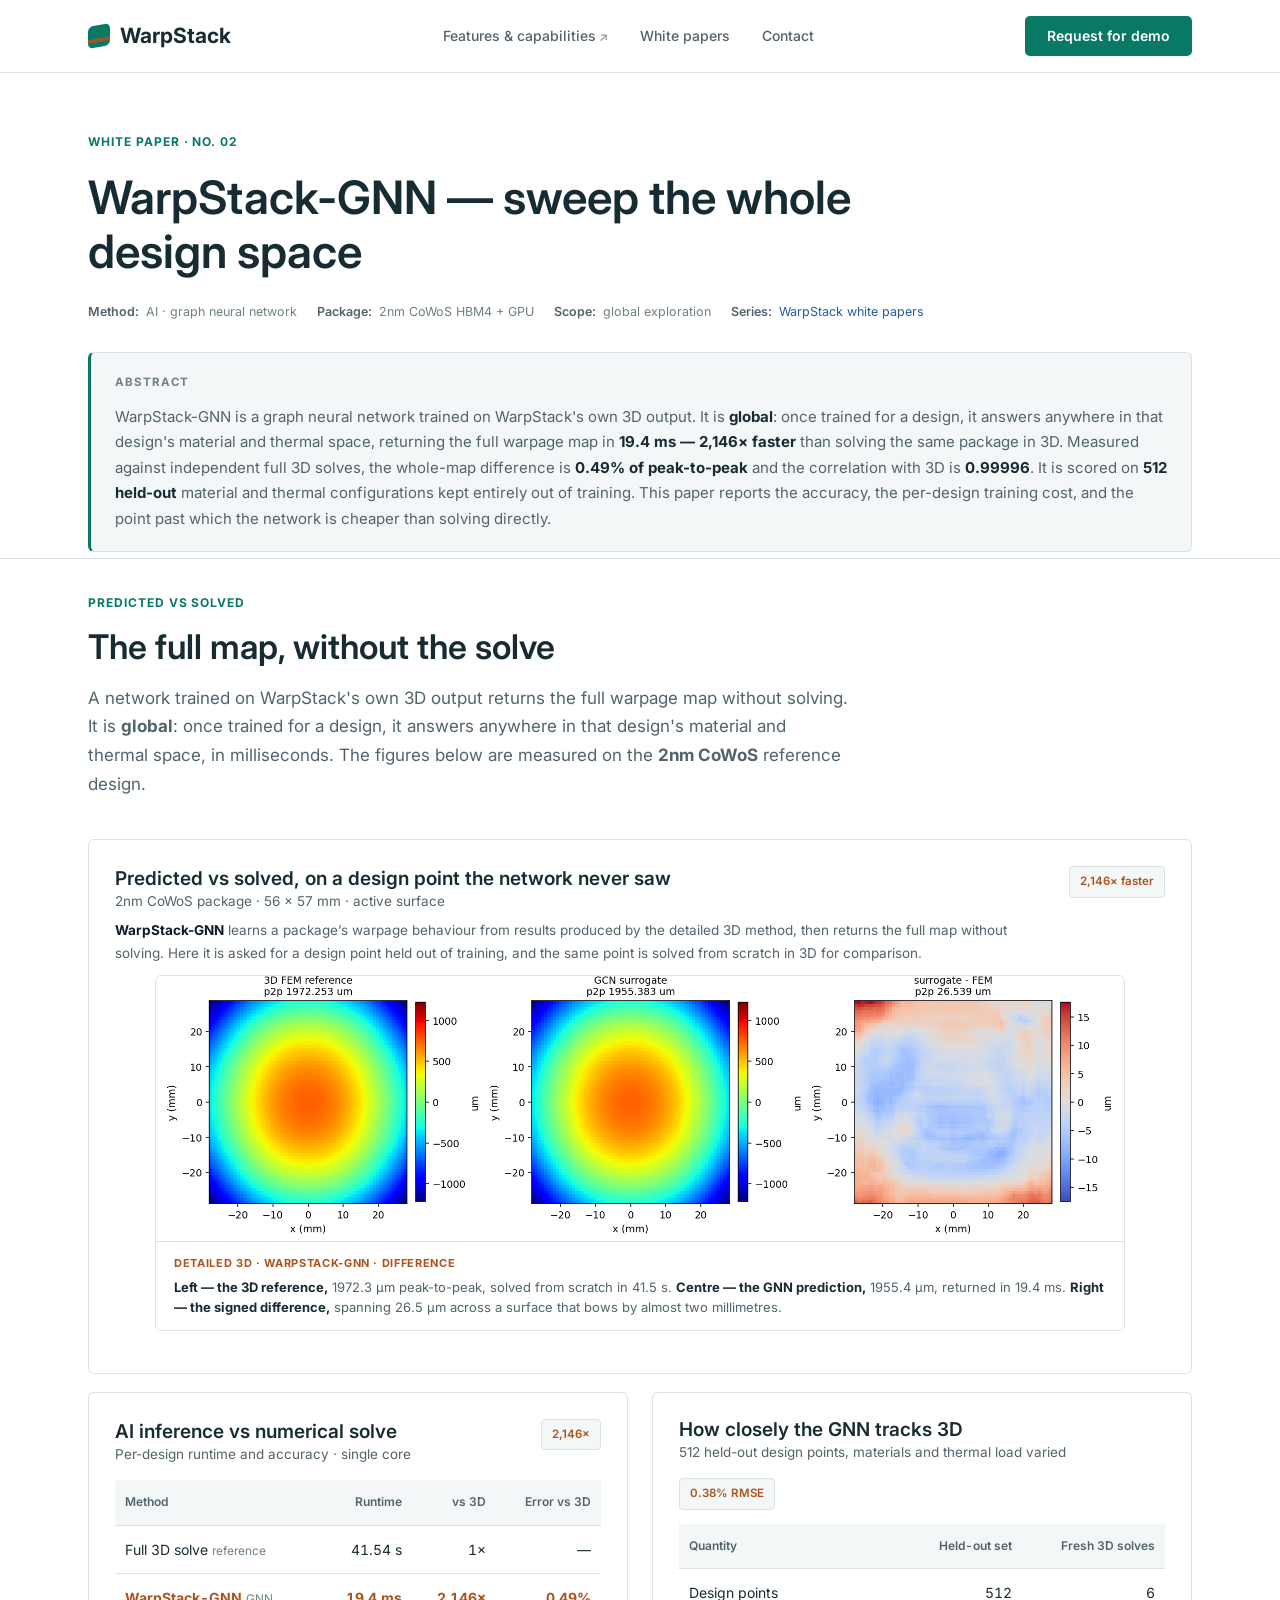
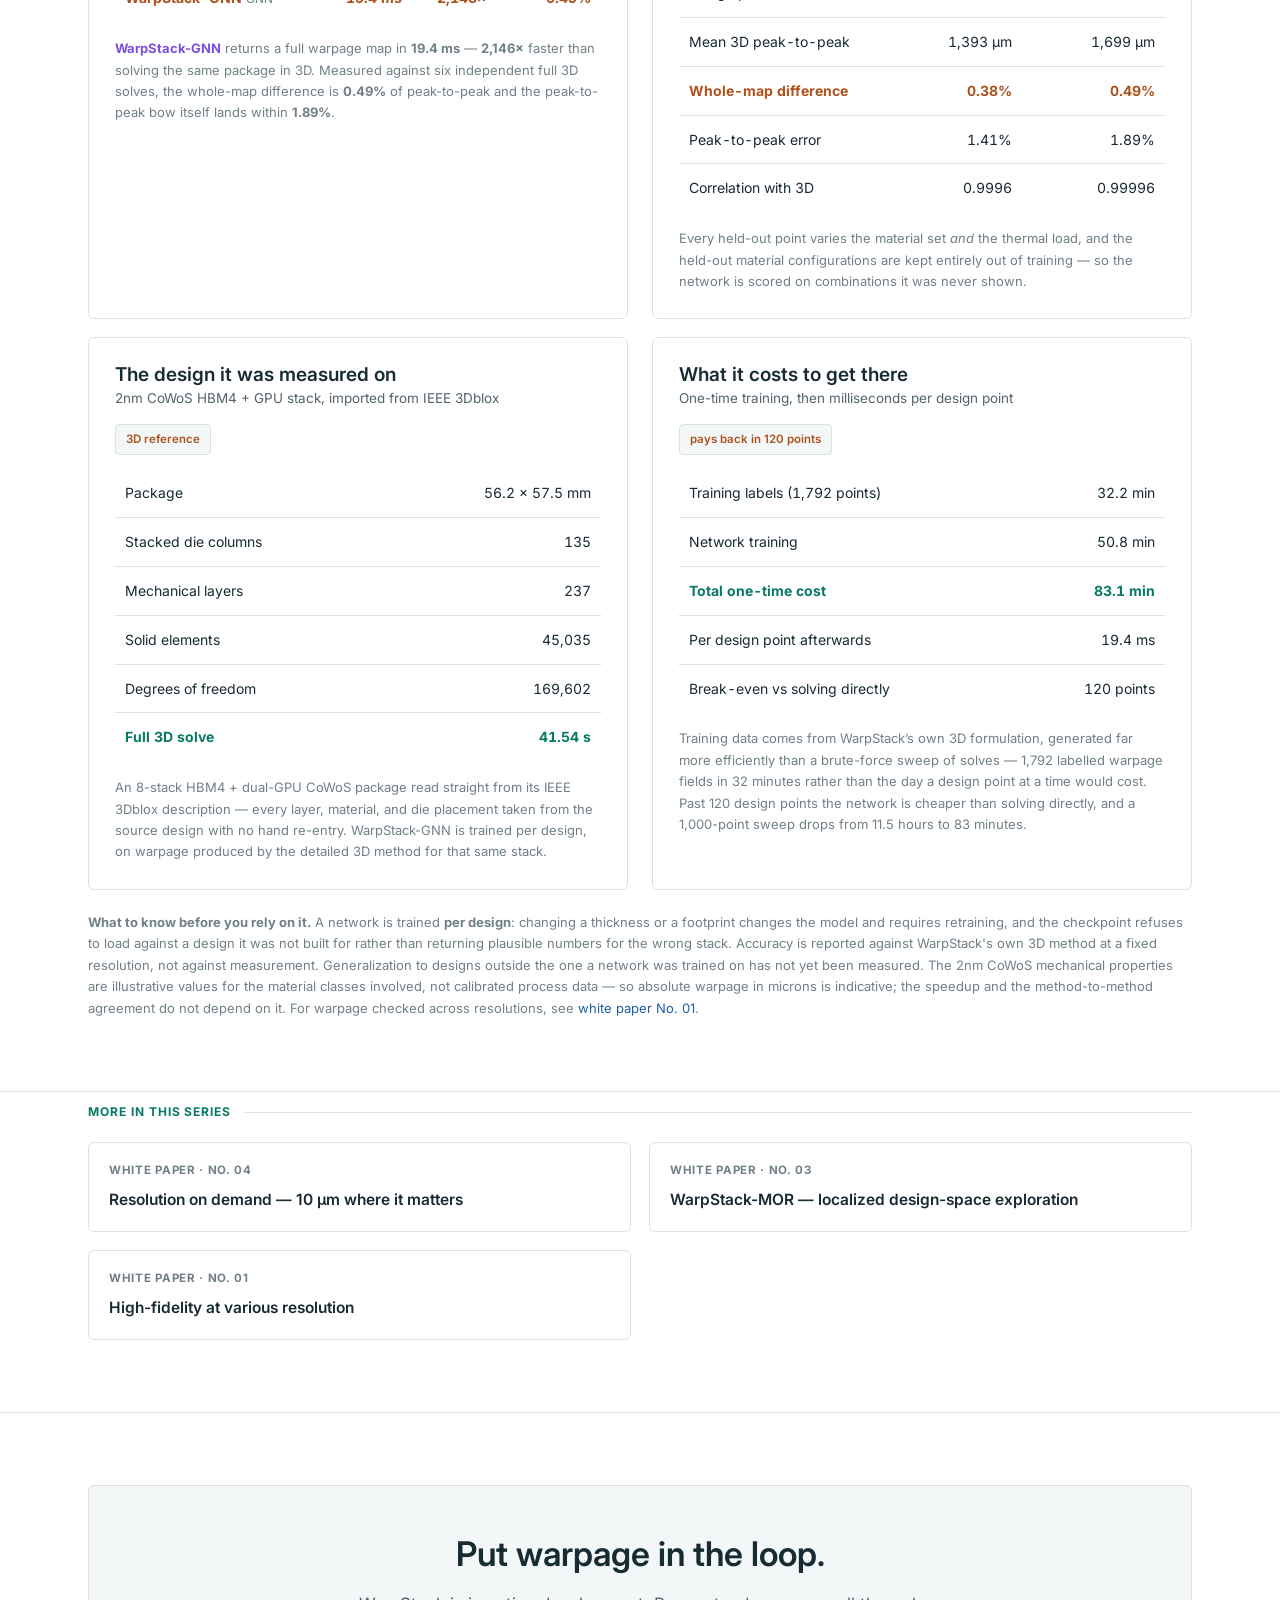
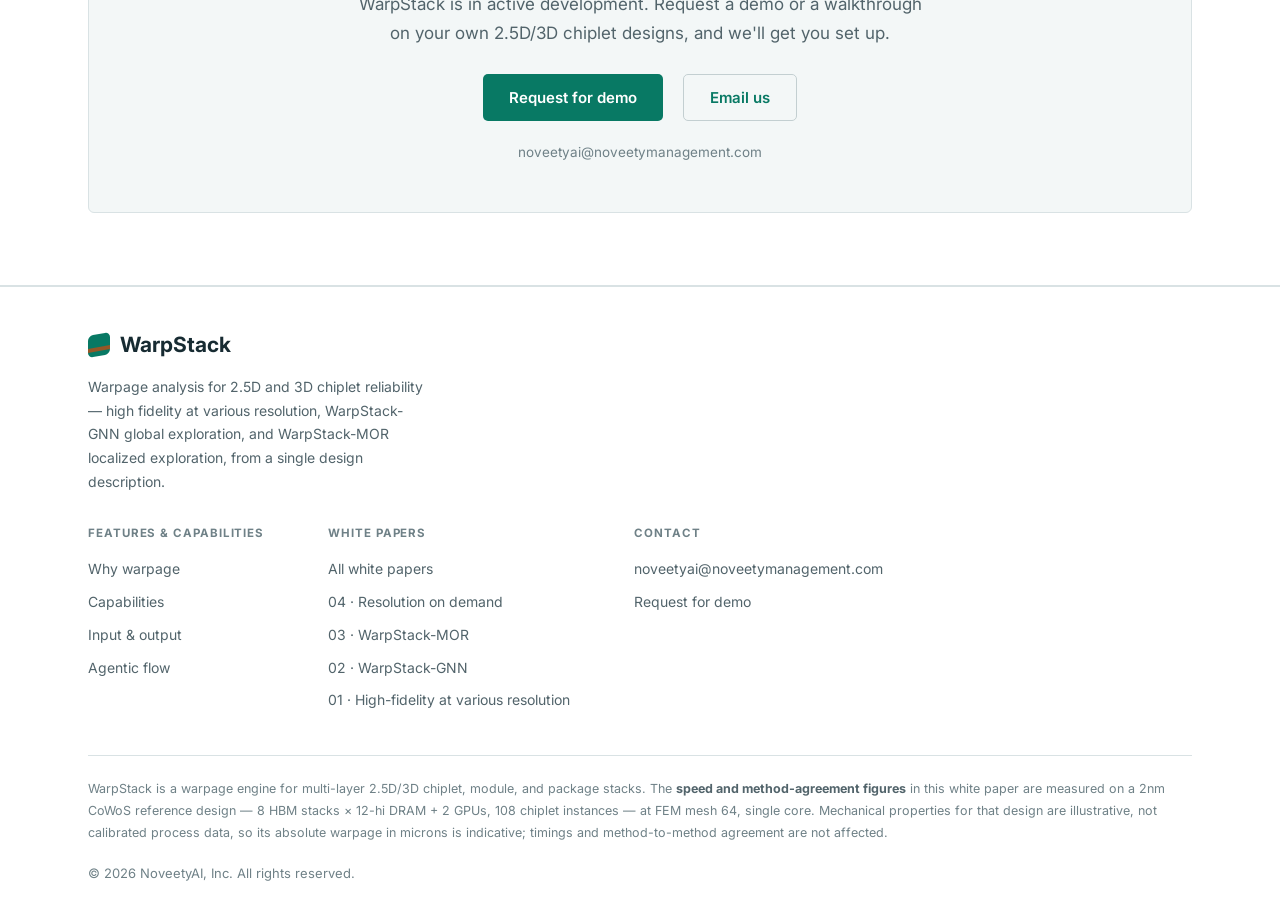
<file: whitepaper-gnn.html>
<!DOCTYPE html>
<html lang="en">
<head>
<meta charset="UTF-8" />
<meta name="viewport" content="width=device-width, initial-scale=1.0" />
<title>WarpStack White Paper 02 — WarpStack-GNN, Global Design-Space Exploration</title>
<meta name="description" content="WarpStack white paper: a graph neural network trained on WarpStack's own 3D output returns the full warpage map in 19.4 ms — 2,146× faster than a 3D solve — at 0.49% whole-map difference, scored on 512 held-out material and thermal configurations." />
<meta property="og:title" content="WarpStack White Paper 02 — WarpStack-GNN" />
<meta property="og:description" content="Global design-space exploration: accuracy on 512 held-out points, per-design training cost, and the break-even point." />
<meta property="og:type" content="article" />
<link rel="preconnect" href="https://fonts.googleapis.com">
<link rel="preconnect" href="https://fonts.gstatic.com" crossorigin>
<link href="https://fonts.googleapis.com/css2?family=Inter:wght@400;500;600;700;800&family=JetBrains+Mono:wght@400;600;700&display=swap" rel="stylesheet">
<link rel="stylesheet" href="assets/site.css">
</head>
<body>

<!-- ============ NAV ============ -->
<header class="nav">
  <div class="wrap nav-inner">
    <a class="brand" href="index.html#top"><span class="dot"></span>WarpStack</a>
    <nav class="nav-links" id="navlinks">
      <a class="xpage" href="index.html">Features &amp; capabilities</a>
      <a href="whitepapers.html">White papers</a>
      <a href="#contact">Contact</a>
    </nav>
    <div class="nav-cta">
      <a class="btn btn-primary" href="#contact">Request for demo</a>
      <button class="nav-toggle" id="navtoggle" aria-label="Menu">
        <svg width="24" height="24" viewBox="0 0 24 24" fill="none" stroke="currentColor" stroke-width="2"><path d="M3 6h18M3 12h18M3 18h18"/></svg>
      </button>
    </div>
  </div>
</header>

<a id="top"></a>

<!-- ============ PAPER HEAD ============ -->
<section class="wp-head">
  <div class="wrap">
    <div class="reveal">
      <span class="wp-eyebrow"><span class="pulse"></span>White paper · No. 02</span>
      <h1>WarpStack-GNN — sweep the whole design space</h1>
      <div class="wp-meta">
        <span><b>Method:</b> AI · graph neural network</span>
        <span><b>Package:</b> 2nm CoWoS HBM4 + GPU</span>
        <span><b>Scope:</b> global exploration</span>
        <span><b>Series:</b> <a href="whitepapers.html" style="color:var(--blue)">WarpStack white papers</a></span>
      </div>
      <div class="abstract">
        <div class="label">Abstract</div>
        <p>WarpStack-GNN is a graph neural network trained on WarpStack's own 3D output. It is <b>global</b>: once trained for a design, it answers anywhere in that design's material and thermal space, returning the full warpage map in <b>19.4 ms — 2,146× faster</b> than solving the same package in 3D. Measured against independent full 3D solves, the whole-map difference is <b>0.49% of peak-to-peak</b> and the correlation with 3D is <b>0.99996</b>. It is scored on <b>512 held-out</b> material and thermal configurations kept entirely out of training. This paper reports the accuracy, the per-design training cost, and the point past which the network is cheaper than solving directly.</p>
      </div>
    </div>
  </div>
</section>

<!-- ============ §2 GNN ============ -->
<section id="gnn" style="padding-top:34px">
  <div class="wrap">
    <div class="sec-head reveal">
      <div class="kicker">Predicted vs solved</div>
      <h2>The full map, without the solve</h2>
      <p>A network trained on WarpStack's own 3D output returns the full warpage map without solving. It is <b>global</b>: once trained for a design, it answers anywhere in that design's material and thermal space, in milliseconds. The figures below are measured on the <b>2nm CoWoS</b> reference design.</p>
    </div>

      <div class="panel full reveal">
        <div class="phead">
          <div><h3>Predicted vs solved, on a design point the network never saw</h3><div class="psub">2nm CoWoS package · 56 × 57 mm · active surface</div></div>
          <span class="badge ai">2,146× faster</span>
        </div>
        <p class="psub" style="margin:2px 0 10px; max-width:920px"><b style="color:#0d1b2e">WarpStack-GNN</b> learns a package’s warpage behaviour from results produced by the detailed 3D method, then returns the full map without solving. Here it is asked for a design point held out of training, and the same point is solved from scratch in 3D for comparison.</p>
        <figure class="fig reveal" style="margin-top:0">
          <div class="figscroll"><img src="assets/figs/warpage_hbm4_2nm_gnn_vs_3d.png" alt="Three warpage maps side by side: the full 3D solve reference at 1972.3 µm peak-to-peak, the WarpStack-GNN prediction at 1955.4 µm, and the signed difference between them, which is close to two orders of magnitude smaller than the warpage itself" loading="lazy"></div>
          <figcaption><span class="figtag fai">Detailed 3D · WarpStack-GNN · difference</span><b>Left — the 3D reference,</b> 1972.3 µm peak-to-peak, solved from scratch in 41.5 s. <b>Centre — the GNN prediction,</b> 1955.4 µm, returned in 19.4 ms. <b>Right — the signed difference,</b> spanning 26.5 µm across a surface that bows by almost two millimetres.</figcaption>
        </figure>
      </div>

      <div class="res-grid" style="margin-top:18px">
        <!-- AI vs numerical table -->
        <div class="panel reveal">
          <div class="phead">
            <div><h3>AI inference vs numerical solve</h3><div class="psub">Per-design runtime and accuracy · single core</div></div>
            <span class="badge ai">2,146×</span>
          </div>
          <table class="data">
            <thead><tr><th>Method</th><th class="r">Runtime</th><th class="r">vs 3D</th><th class="r">Error vs 3D</th></tr></thead>
            <tbody>
              <tr><td>Full 3D solve <span class="muted-tag">reference</span></td><td class="mono r">41.54 s</td><td class="mono r">1×</td><td class="mono r">—</td></tr>
              <tr class="ai"><td>WarpStack-GNN <span class="muted-tag">GNN</span></td><td class="mono r">19.4 ms</td><td class="mono r">2,146×</td><td class="mono r">0.49%</td></tr>
            </tbody>
          </table>
          <div class="note"><b style="color:#7a4fe0">WarpStack-GNN</b> returns a full warpage map in <b>19.4 ms</b> — <b>2,146×</b> faster than solving the same package in 3D. Measured against six independent full 3D solves, the whole-map difference is <b>0.49%</b> of peak-to-peak and the peak-to-peak bow itself lands within <b>1.89%</b>.</div>
        </div>

        <!-- held-out accuracy -->
        <div class="panel reveal">
          <div class="phead">
            <div><h3>How closely the GNN tracks 3D</h3><div class="psub">512 held-out design points, materials and thermal load varied</div></div>
            <span class="badge ai">0.38% RMSE</span>
          </div>
          <table class="data">
            <thead><tr><th>Quantity</th><th class="r">Held-out set</th><th class="r">Fresh 3D solves</th></tr></thead>
            <tbody>
              <tr><td>Design points</td><td class="mono r">512</td><td class="mono r">6</td></tr>
              <tr><td>Mean 3D peak-to-peak</td><td class="mono r">1,393 µm</td><td class="mono r">1,699 µm</td></tr>
              <tr class="ai"><td>Whole-map difference</td><td class="mono r">0.38%</td><td class="mono r">0.49%</td></tr>
              <tr><td>Peak-to-peak error</td><td class="mono r">1.41%</td><td class="mono r">1.89%</td></tr>
              <tr><td>Correlation with 3D</td><td class="mono r">0.9996</td><td class="mono r">0.99996</td></tr>
            </tbody>
          </table>
          <div class="note">Every held-out point varies the material set <em>and</em> the thermal load, and the held-out material configurations are kept entirely out of training — so the network is scored on combinations it was never shown.</div>
        </div>
      </div>

      <div class="res-grid" style="margin-top:18px">
        <div class="panel reveal">
          <div class="phead">
            <div><h3>The design it was measured on</h3><div class="psub">2nm CoWoS HBM4 + GPU stack, imported from IEEE 3Dblox</div></div>
            <span class="badge warn">3D reference</span>
          </div>
          <table class="data">
            <tbody>
              <tr><td>Package</td><td class="mono r">56.2 × 57.5 mm</td></tr>
              <tr><td>Stacked die columns</td><td class="mono r">135</td></tr>
              <tr><td>Mechanical layers</td><td class="mono r">237</td></tr>
              <tr><td>Solid elements</td><td class="mono r">45,035</td></tr>
              <tr><td>Degrees of freedom</td><td class="mono r">169,602</td></tr>
              <tr class="win"><td>Full 3D solve</td><td class="mono r">41.54 s</td></tr>
            </tbody>
          </table>
          <div class="note">An 8-stack HBM4 + dual-GPU CoWoS package read straight from its IEEE 3Dblox description — every layer, material, and die placement taken from the source design with no hand re-entry. WarpStack-GNN is trained per design, on warpage produced by the detailed 3D method for that same stack.</div>
        </div>

        <div class="panel reveal">
          <div class="phead">
            <div><h3>What it costs to get there</h3><div class="psub">One-time training, then milliseconds per design point</div></div>
            <span class="badge ai">pays back in 120 points</span>
          </div>
          <table class="data">
            <tbody>
              <tr><td>Training labels (1,792 points)</td><td class="mono r">32.2 min</td></tr>
              <tr><td>Network training</td><td class="mono r">50.8 min</td></tr>
              <tr class="win"><td>Total one-time cost</td><td class="mono r">83.1 min</td></tr>
              <tr><td>Per design point afterwards</td><td class="mono r">19.4 ms</td></tr>
              <tr><td>Break-even vs solving directly</td><td class="mono r">120 points</td></tr>
            </tbody>
          </table>
          <div class="note">Training data comes from WarpStack’s own 3D formulation, generated far more efficiently than a brute-force sweep of solves — 1,792 labelled warpage fields in 32 minutes rather than the day a design point at a time would cost. Past 120 design points the network is cheaper than solving directly, and a 1,000-point sweep drops from 11.5 hours to 83 minutes.</div>
        </div>
      </div>

    <div class="note" style="margin-top:22px"><b>What to know before you rely on it.</b> A network is trained <b>per design</b>: changing a thickness or a footprint changes the model and requires retraining, and the checkpoint refuses to load against a design it was not built for rather than returning plausible numbers for the wrong stack. Accuracy is reported against WarpStack's own 3D method at a fixed resolution, not against measurement. Generalization to designs outside the one a network was trained on has not yet been measured. The 2nm CoWoS mechanical properties are illustrative values for the material classes involved, not calibrated process data — so absolute warpage in microns is indicative; the speedup and the method-to-method agreement do not depend on it. For warpage checked across resolutions, see <a href="whitepaper-resolution.html" style="color:var(--blue)">white paper No. 01</a>.</div>
  </div>
</section>

<!-- ============ SERIES NAV ============ -->
<section style="padding-top:10px">
  <div class="wrap">
    <div class="res-label reveal">More in this series</div>
    <div class="series-nav reveal">
      <a href="whitepaper-apr.html">
        <div class="dir">White paper · No. 04</div>
        <div class="ttl">Resolution on demand — 10 µm where it matters</div>
      </a>
      <a href="whitepaper-mor.html">
        <div class="dir">White paper · No. 03</div>
        <div class="ttl">WarpStack-MOR — localized design-space exploration</div>
      </a>
      <a href="whitepaper-resolution.html">
        <div class="dir">White paper · No. 01</div>
        <div class="ttl">High-fidelity at various resolution</div>
      </a>
    </div>
  </div>
</section>

<!-- ============ CTA / CONTACT ============ -->
<section id="contact">
  <div class="wrap">
    <div class="cta-band reveal">
      <h2>Put warpage in the loop.</h2>
      <p>WarpStack is in active development. Request a demo or a walkthrough on your own 2.5D/3D chiplet designs, and we'll get you set up.</p>
      <div class="cta-btns">
        <a class="btn btn-primary btn-lg" href="mailto:noveetyai@noveetymanagement.com?subject=WarpStack%20demo%20request&amp;body=Hi%2C%20I'd%20like%20to%20request%20a%20demo%20of%20WarpStack.%0A%0AOrganization%3A%0AUse%20case%20(2.5D%2F3D%2C%20layers%2Fdies)%3A%0ADesign%20scale%3A%0A">Request for demo</a>
        <a class="btn btn-ghost btn-lg" href="mailto:noveetyai@noveetymanagement.com">Email us</a>
      </div>
      <div class="cta-meta">noveetyai@noveetymanagement.com</div>
    </div>
  </div>
</section>

<!-- ============ FOOTER ============ -->
<footer>
  <div class="wrap">
    <div class="foot-grid">
      <div class="foot-brand">
        <a class="brand" href="index.html#top"><span class="dot"></span>WarpStack</a>
        <p>Warpage analysis for 2.5D and 3D chiplet reliability — high fidelity at various resolution, WarpStack-GNN global exploration, and WarpStack-MOR localized exploration, from a single design description.</p>
      </div>
      <div class="foot-cols">
        <div class="foot-col">
          <h5>Features &amp; capabilities</h5>
          <a href="index.html#why">Why warpage</a>
          <a href="index.html#capability">Capabilities</a>
          <a href="index.html#io">Input &amp; output</a>
          <a href="index.html#agentic">Agentic flow</a>
        </div>
        <div class="foot-col">
          <h5>White papers</h5>
          <a href="whitepapers.html">All white papers</a>
          <a href="whitepaper-apr.html">04 · Resolution on demand</a>
          <a href="whitepaper-mor.html">03 · WarpStack-MOR</a>
          <a href="whitepaper-gnn.html">02 · WarpStack-GNN</a>
          <a href="whitepaper-resolution.html">01 · High-fidelity at various resolution</a>
        </div>
        <div class="foot-col">
          <h5>Contact</h5>
          <a href="mailto:noveetyai@noveetymanagement.com">noveetyai@noveetymanagement.com</a>
          <a href="#contact">Request for demo</a>
        </div>
      </div>
    </div>
    <div class="cite">
      WarpStack is a warpage engine for multi-layer 2.5D/3D chiplet, module, and package stacks. The <b>speed and method-agreement figures</b> in this white paper are measured on a 2nm CoWoS reference design — 8 HBM stacks × 12-hi DRAM + 2 GPUs, 108 chiplet instances — at FEM mesh 64, single core. Mechanical properties for that design are illustrative, not calibrated process data, so its absolute warpage in microns is indicative; timings and method-to-method agreement are not affected.
    </div>
    <div class="copyright">© 2026 NoveetyAI, Inc. All rights reserved.</div>
  </div>
</footer>

<script src="assets/site.js"></script>
</body>
</html>
</file>
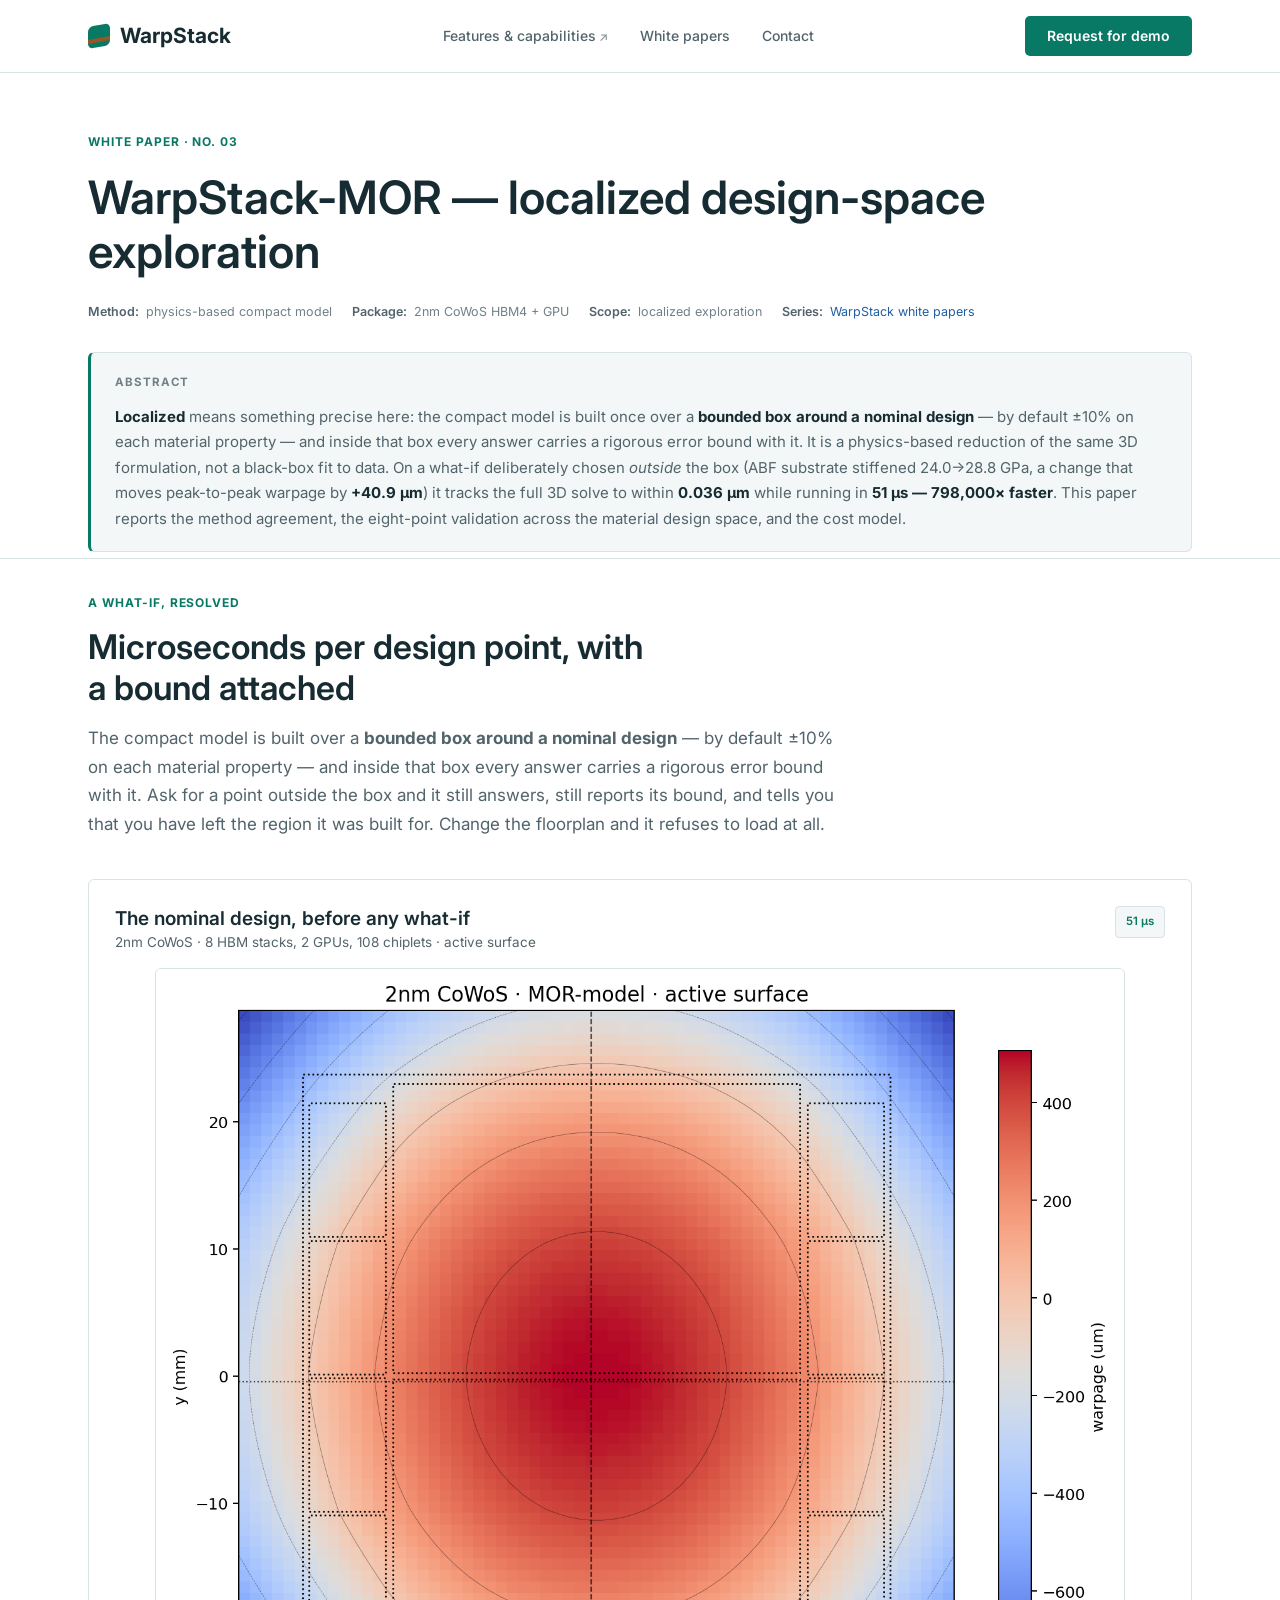
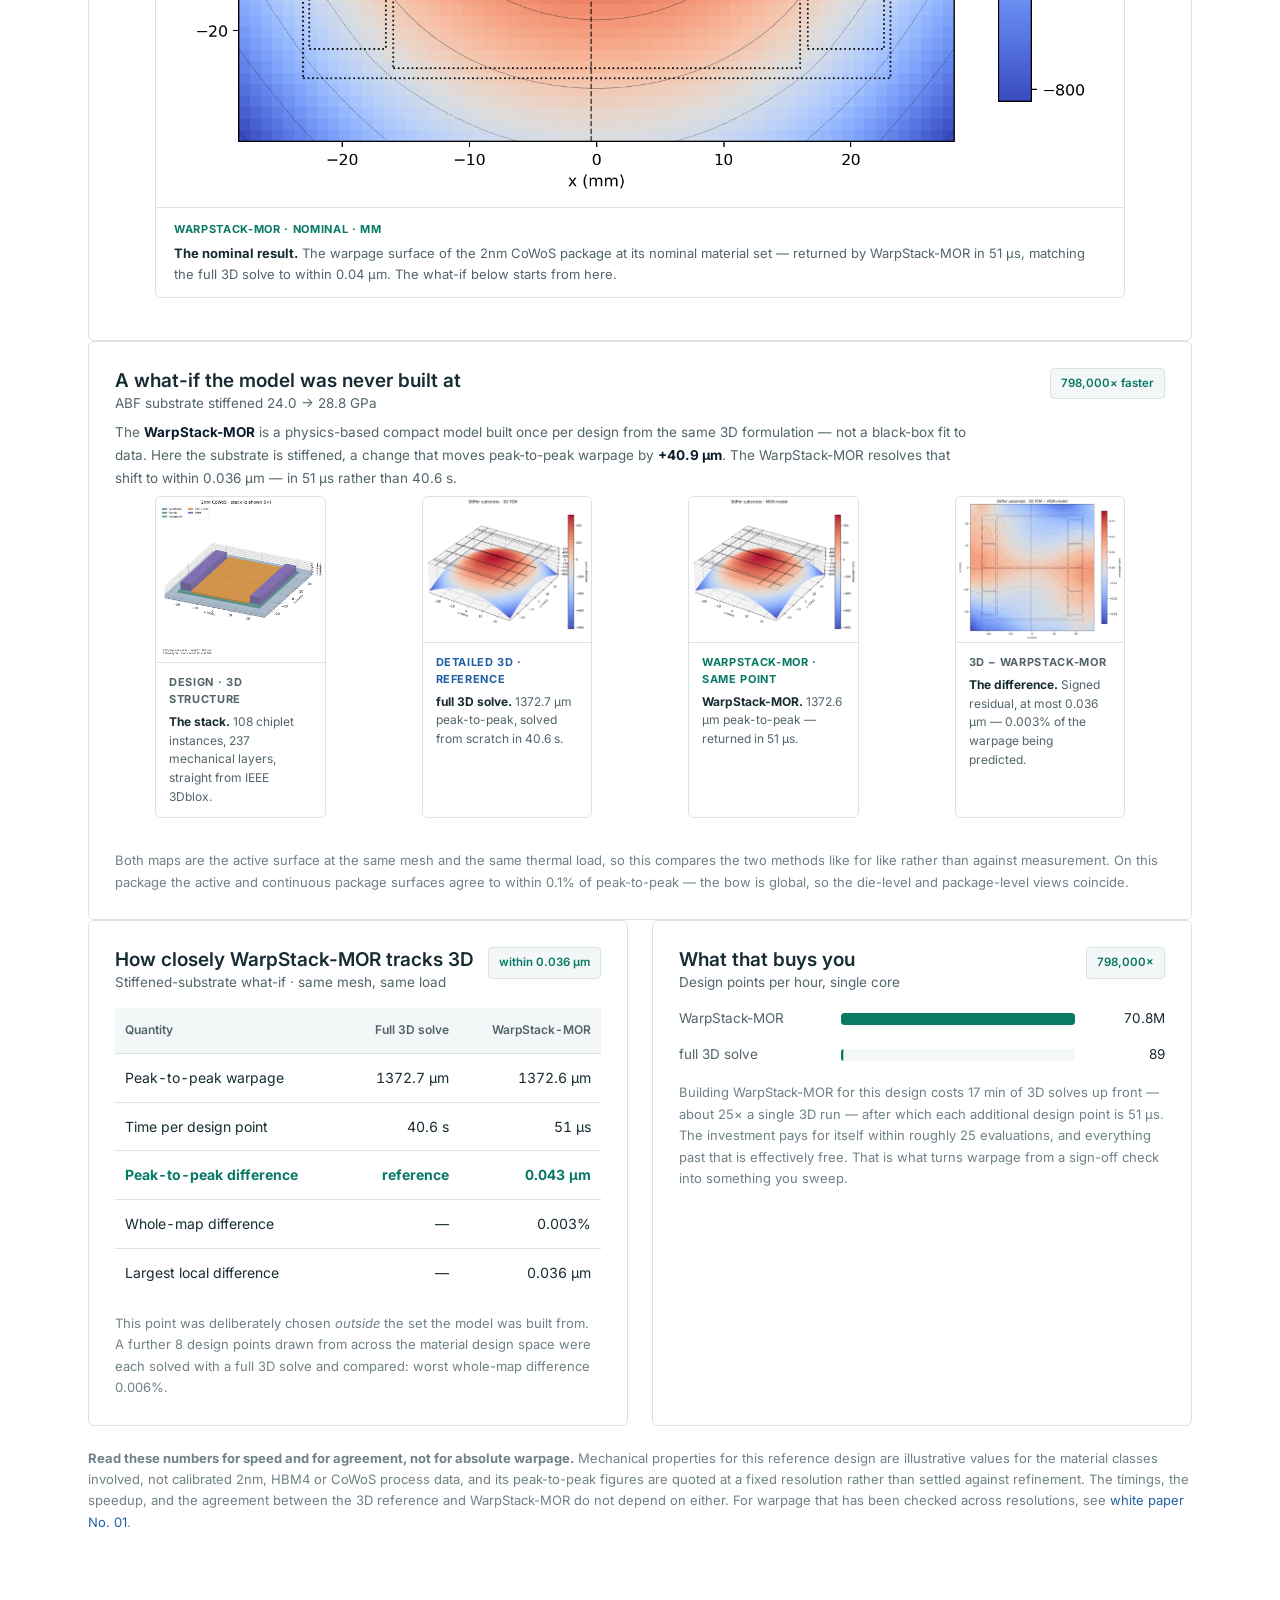
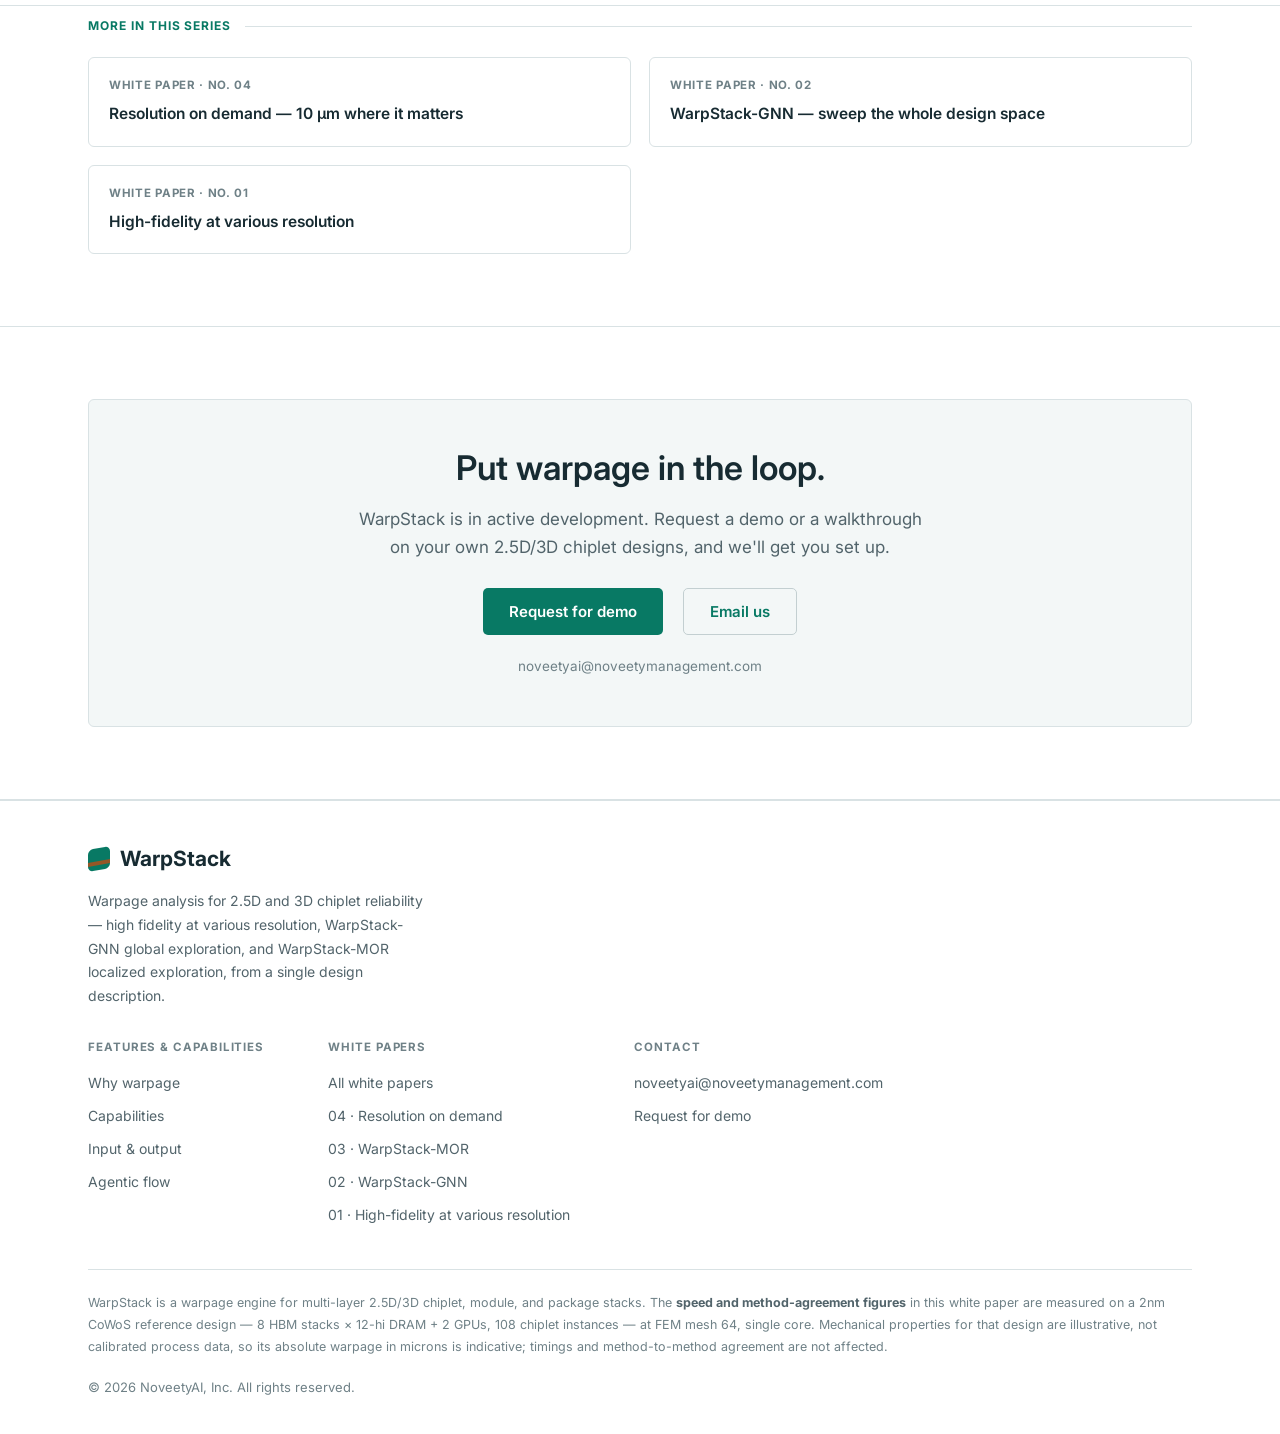
<file: whitepaper-mor.html>
<!DOCTYPE html>
<html lang="en">
<head>
<meta charset="UTF-8" />
<meta name="viewport" content="width=device-width, initial-scale=1.0" />
<title>WarpStack White Paper 03 — WarpStack-MOR, Localized Design-Space Exploration</title>
<meta name="description" content="WarpStack white paper: a physics-based compact model built once over a bounded box around a nominal design tracks the full 3D solve to within 0.036 µm on an out-of-box what-if, while running in 51 µs — 798,000× faster — with an error bound attached." />
<meta property="og:title" content="WarpStack White Paper 03 — WarpStack-MOR" />
<meta property="og:description" content="Localized design-space exploration: method agreement on an out-of-box what-if, the eight-point validation, and the cost model." />
<meta property="og:type" content="article" />
<link rel="preconnect" href="https://fonts.googleapis.com">
<link rel="preconnect" href="https://fonts.gstatic.com" crossorigin>
<link href="https://fonts.googleapis.com/css2?family=Inter:wght@400;500;600;700;800&family=JetBrains+Mono:wght@400;600;700&display=swap" rel="stylesheet">
<link rel="stylesheet" href="assets/site.css">
</head>
<body>

<!-- ============ NAV ============ -->
<header class="nav">
  <div class="wrap nav-inner">
    <a class="brand" href="index.html#top"><span class="dot"></span>WarpStack</a>
    <nav class="nav-links" id="navlinks">
      <a class="xpage" href="index.html">Features &amp; capabilities</a>
      <a href="whitepapers.html">White papers</a>
      <a href="#contact">Contact</a>
    </nav>
    <div class="nav-cta">
      <a class="btn btn-primary" href="#contact">Request for demo</a>
      <button class="nav-toggle" id="navtoggle" aria-label="Menu">
        <svg width="24" height="24" viewBox="0 0 24 24" fill="none" stroke="currentColor" stroke-width="2"><path d="M3 6h18M3 12h18M3 18h18"/></svg>
      </button>
    </div>
  </div>
</header>

<a id="top"></a>

<!-- ============ PAPER HEAD ============ -->
<section class="wp-head">
  <div class="wrap">
    <div class="reveal">
      <span class="wp-eyebrow"><span class="pulse"></span>White paper · No. 03</span>
      <h1>WarpStack-MOR — localized design-space exploration</h1>
      <div class="wp-meta">
        <span><b>Method:</b> physics-based compact model</span>
        <span><b>Package:</b> 2nm CoWoS HBM4 + GPU</span>
        <span><b>Scope:</b> localized exploration</span>
        <span><b>Series:</b> <a href="whitepapers.html" style="color:var(--blue)">WarpStack white papers</a></span>
      </div>
      <div class="abstract">
        <div class="label">Abstract</div>
        <p><b>Localized</b> means something precise here: the compact model is built once over a <b>bounded box around a nominal design</b> — by default ±10% on each material property — and inside that box every answer carries a rigorous error bound with it. It is a physics-based reduction of the same 3D formulation, not a black-box fit to data. On a what-if deliberately chosen <em>outside</em> the box (ABF substrate stiffened 24.0→28.8 GPa, a change that moves peak-to-peak warpage by <b>+40.9 µm</b>) it tracks the full 3D solve to within <b>0.036 µm</b> while running in <b>51 µs — 798,000× faster</b>. This paper reports the method agreement, the eight-point validation across the material design space, and the cost model.</p>
      </div>
    </div>
  </div>
</section>

<!-- ============ §3 MOR ============ -->
<section id="mor" style="padding-top:34px">
  <div class="wrap">
    <div class="sec-head reveal">
      <div class="kicker">A what-if, resolved</div>
      <h2>Microseconds per design point, with a bound attached</h2>
      <p>The compact model is built over a <b>bounded box around a nominal design</b> — by default ±10% on each material property — and inside that box every answer carries a rigorous error bound with it. Ask for a point outside the box and it still answers, still reports its bound, and tells you that you have left the region it was built for. Change the floorplan and it refuses to load at all.</p>
    </div>

      <div class="panel full reveal">
        <div class="phead">
          <div><h3>The nominal design, before any what-if</h3><div class="psub">2nm CoWoS · 8 HBM stacks, 2 GPUs, 108 chiplets · active surface</div></div>
          <span class="badge">51 µs</span>
        </div>
        <figure class="fig reveal" style="margin-top:14px">
          <div class="figscroll"><img src="assets/figs/warpage_hbm4_2nm_mor.png" alt="WarpStack-MOR warpage map of the nominal 2nm CoWoS package — a broad central dome falling away toward the package corners, with the GPU and HBM outlines drawn" loading="lazy"></div>
          <figcaption><span class="figtag f2d">WarpStack-MOR · nominal · µm</span><b>The nominal result.</b> The warpage surface of the 2nm CoWoS package at its nominal material set — returned by WarpStack-MOR in 51 µs, matching the full 3D solve to within 0.04 µm. The what-if below starts from here.</figcaption>
        </figure>
      </div>

      <div class="panel full reveal">
        <div class="phead">
          <div><h3>A what-if the model was never built at</h3><div class="psub">ABF substrate stiffened 24.0 → 28.8 GPa</div></div>
          <span class="badge">798,000× faster</span>
        </div>
        <p class="psub" style="margin:2px 0 4px; max-width:860px">The <b style="color:#0d1b2e">WarpStack-MOR</b> is a physics-based compact model built once per design from the same 3D formulation — not a black-box fit to data. Here the substrate is stiffened, a change that moves peak-to-peak warpage by <b style="color:#0d1b2e">+40.9 µm</b>. The WarpStack-MOR resolves that shift to within 0.036 µm — in 51 µs rather than 40.6 s.</p>
        <div class="fig-4">
          <figure class="fig reveal">
            <img src="assets/figs/stack_hbm4_2nm.png" alt="3D structure view of the 2nm CoWoS package — two GPU dies flanked by four HBM stacks each side on a silicon interposer over the substrate" loading="lazy">
            <figcaption><span class="figtag fst">Design · 3D structure</span><b>The stack.</b> 108 chiplet instances, 237 mechanical layers, straight from IEEE 3Dblox.</figcaption>
          </figure>
          <figure class="fig reveal">
            <img src="assets/figs/warpage_hbm4_2nm_3d_whatif.png" alt="Three-dimensional surface rendering of the warpage predicted by the full 3D solve for the stiffened-substrate variant — a broad dome peaking at the package centre and falling away steeply at the corners" loading="lazy">
            <figcaption><span class="figtag f3d">Detailed 3D · reference</span><b>full 3D solve.</b> 1372.7 µm peak-to-peak, solved from scratch in 40.6 s.</figcaption>
          </figure>
          <figure class="fig reveal">
            <img src="assets/figs/warpage_hbm4_2nm_mor_whatif.png" alt="Three-dimensional surface rendering of the warpage predicted by WarpStack-MOR for the same stiffened-substrate variant — visually indistinguishable from the full 3D solve surface beside it" loading="lazy">
            <figcaption><span class="figtag f2d">WarpStack-MOR · same point</span><b>WarpStack-MOR.</b> 1372.6 µm peak-to-peak — returned in 51 µs.</figcaption>
          </figure>
          <figure class="fig reveal">
            <img src="assets/figs/warpage_hbm4_2nm_diff.png" alt="Signed difference map between the full 3D solve and WarpStack-MOR surfaces, four orders of magnitude smaller than the warpage itself" loading="lazy">
            <figcaption><span class="figtag fst">3D − WarpStack-MOR</span><b>The difference.</b> Signed residual, at most 0.036 µm — 0.003% of the warpage being predicted.</figcaption>
          </figure>
        </div>
        <div class="note">Both maps are the active surface at the same mesh and the same thermal load, so this compares the two methods like for like rather than against measurement. On this package the active and continuous package surfaces agree to within 0.1% of peak-to-peak — the bow is global, so the die-level and package-level views coincide.</div>
      </div>

      <div class="res-grid">
        <div class="panel reveal">
          <div class="phead">
            <div><h3>How closely WarpStack-MOR tracks 3D</h3><div class="psub">Stiffened-substrate what-if · same mesh, same load</div></div>
            <span class="badge">within 0.036 µm</span>
          </div>
          <table class="data">
            <thead><tr><th>Quantity</th><th class="r">Full 3D solve</th><th class="r">WarpStack-MOR</th></tr></thead>
            <tbody>
              <tr><td>Peak-to-peak warpage</td><td class="mono r">1372.7 µm</td><td class="mono r">1372.6 µm</td></tr>
              <tr><td>Time per design point</td><td class="mono r">40.6 s</td><td class="mono r">51 µs</td></tr>
              <tr class="win"><td>Peak-to-peak difference</td><td class="mono r">reference</td><td class="mono r">0.043 µm</td></tr>
              <tr><td>Whole-map difference</td><td class="mono r">—</td><td class="mono r">0.003%</td></tr>
              <tr><td>Largest local difference</td><td class="mono r">—</td><td class="mono r">0.036 µm</td></tr>
            </tbody>
          </table>
          <div class="note">This point was deliberately chosen <em>outside</em> the set the model was built from. A further 8 design points drawn from across the material design space were each solved with a full 3D solve and compared: worst whole-map difference 0.006%.</div>
        </div>

        <div class="panel reveal">
          <div class="phead">
            <div><h3>What that buys you</h3><div class="psub">Design points per hour, single core</div></div>
            <span class="badge">798,000×</span>
          </div>
          <div class="bars" id="speedbars">
            <div class="bar-row"><span class="blab">WarpStack-MOR</span><div class="bar-track"><div class="bar-fill" data-w="100"></div></div><span class="bval">70.8M</span></div>
            <div class="bar-row"><span class="blab">full 3D solve</span><div class="bar-track"><div class="bar-fill" data-w="1"></div></div><span class="bval">89</span></div>
          </div>
          <div class="note">Building WarpStack-MOR for this design costs 17 min of 3D solves up front — about 25× a single 3D run — after which each additional design point is 51 µs. The investment pays for itself within roughly 25 evaluations, and everything past that is effectively free. That is what turns warpage from a sign-off check into something you sweep.</div>
        </div>
      </div>

    <div class="note" style="margin-top:22px"><b>Read these numbers for speed and for agreement, not for absolute warpage.</b> Mechanical properties for this reference design are illustrative values for the material classes involved, not calibrated 2nm, HBM4 or CoWoS process data, and its peak-to-peak figures are quoted at a fixed resolution rather than settled against refinement. The timings, the speedup, and the agreement between the 3D reference and WarpStack-MOR do not depend on either. For warpage that has been checked across resolutions, see <a href="whitepaper-resolution.html" style="color:var(--blue)">white paper No. 01</a>.</div>
  </div>
</section>

<!-- ============ SERIES NAV ============ -->
<section style="padding-top:10px">
  <div class="wrap">
    <div class="res-label reveal">More in this series</div>
    <div class="series-nav reveal">
      <a href="whitepaper-apr.html">
        <div class="dir">White paper · No. 04</div>
        <div class="ttl">Resolution on demand — 10 µm where it matters</div>
      </a>
      <a href="whitepaper-gnn.html">
        <div class="dir">White paper · No. 02</div>
        <div class="ttl">WarpStack-GNN — sweep the whole design space</div>
      </a>
      <a href="whitepaper-resolution.html">
        <div class="dir">White paper · No. 01</div>
        <div class="ttl">High-fidelity at various resolution</div>
      </a>
    </div>
  </div>
</section>

<!-- ============ CTA / CONTACT ============ -->
<section id="contact">
  <div class="wrap">
    <div class="cta-band reveal">
      <h2>Put warpage in the loop.</h2>
      <p>WarpStack is in active development. Request a demo or a walkthrough on your own 2.5D/3D chiplet designs, and we'll get you set up.</p>
      <div class="cta-btns">
        <a class="btn btn-primary btn-lg" href="mailto:noveetyai@noveetymanagement.com?subject=WarpStack%20demo%20request&amp;body=Hi%2C%20I'd%20like%20to%20request%20a%20demo%20of%20WarpStack.%0A%0AOrganization%3A%0AUse%20case%20(2.5D%2F3D%2C%20layers%2Fdies)%3A%0ADesign%20scale%3A%0A">Request for demo</a>
        <a class="btn btn-ghost btn-lg" href="mailto:noveetyai@noveetymanagement.com">Email us</a>
      </div>
      <div class="cta-meta">noveetyai@noveetymanagement.com</div>
    </div>
  </div>
</section>

<!-- ============ FOOTER ============ -->
<footer>
  <div class="wrap">
    <div class="foot-grid">
      <div class="foot-brand">
        <a class="brand" href="index.html#top"><span class="dot"></span>WarpStack</a>
        <p>Warpage analysis for 2.5D and 3D chiplet reliability — high fidelity at various resolution, WarpStack-GNN global exploration, and WarpStack-MOR localized exploration, from a single design description.</p>
      </div>
      <div class="foot-cols">
        <div class="foot-col">
          <h5>Features &amp; capabilities</h5>
          <a href="index.html#why">Why warpage</a>
          <a href="index.html#capability">Capabilities</a>
          <a href="index.html#io">Input &amp; output</a>
          <a href="index.html#agentic">Agentic flow</a>
        </div>
        <div class="foot-col">
          <h5>White papers</h5>
          <a href="whitepapers.html">All white papers</a>
          <a href="whitepaper-apr.html">04 · Resolution on demand</a>
          <a href="whitepaper-mor.html">03 · WarpStack-MOR</a>
          <a href="whitepaper-gnn.html">02 · WarpStack-GNN</a>
          <a href="whitepaper-resolution.html">01 · High-fidelity at various resolution</a>
        </div>
        <div class="foot-col">
          <h5>Contact</h5>
          <a href="mailto:noveetyai@noveetymanagement.com">noveetyai@noveetymanagement.com</a>
          <a href="#contact">Request for demo</a>
        </div>
      </div>
    </div>
    <div class="cite">
      WarpStack is a warpage engine for multi-layer 2.5D/3D chiplet, module, and package stacks. The <b>speed and method-agreement figures</b> in this white paper are measured on a 2nm CoWoS reference design — 8 HBM stacks × 12-hi DRAM + 2 GPUs, 108 chiplet instances — at FEM mesh 64, single core. Mechanical properties for that design are illustrative, not calibrated process data, so its absolute warpage in microns is indicative; timings and method-to-method agreement are not affected.
    </div>
    <div class="copyright">© 2026 NoveetyAI, Inc. All rights reserved.</div>
  </div>
</footer>

<script src="assets/site.js"></script>
</body>
</html>
</file>
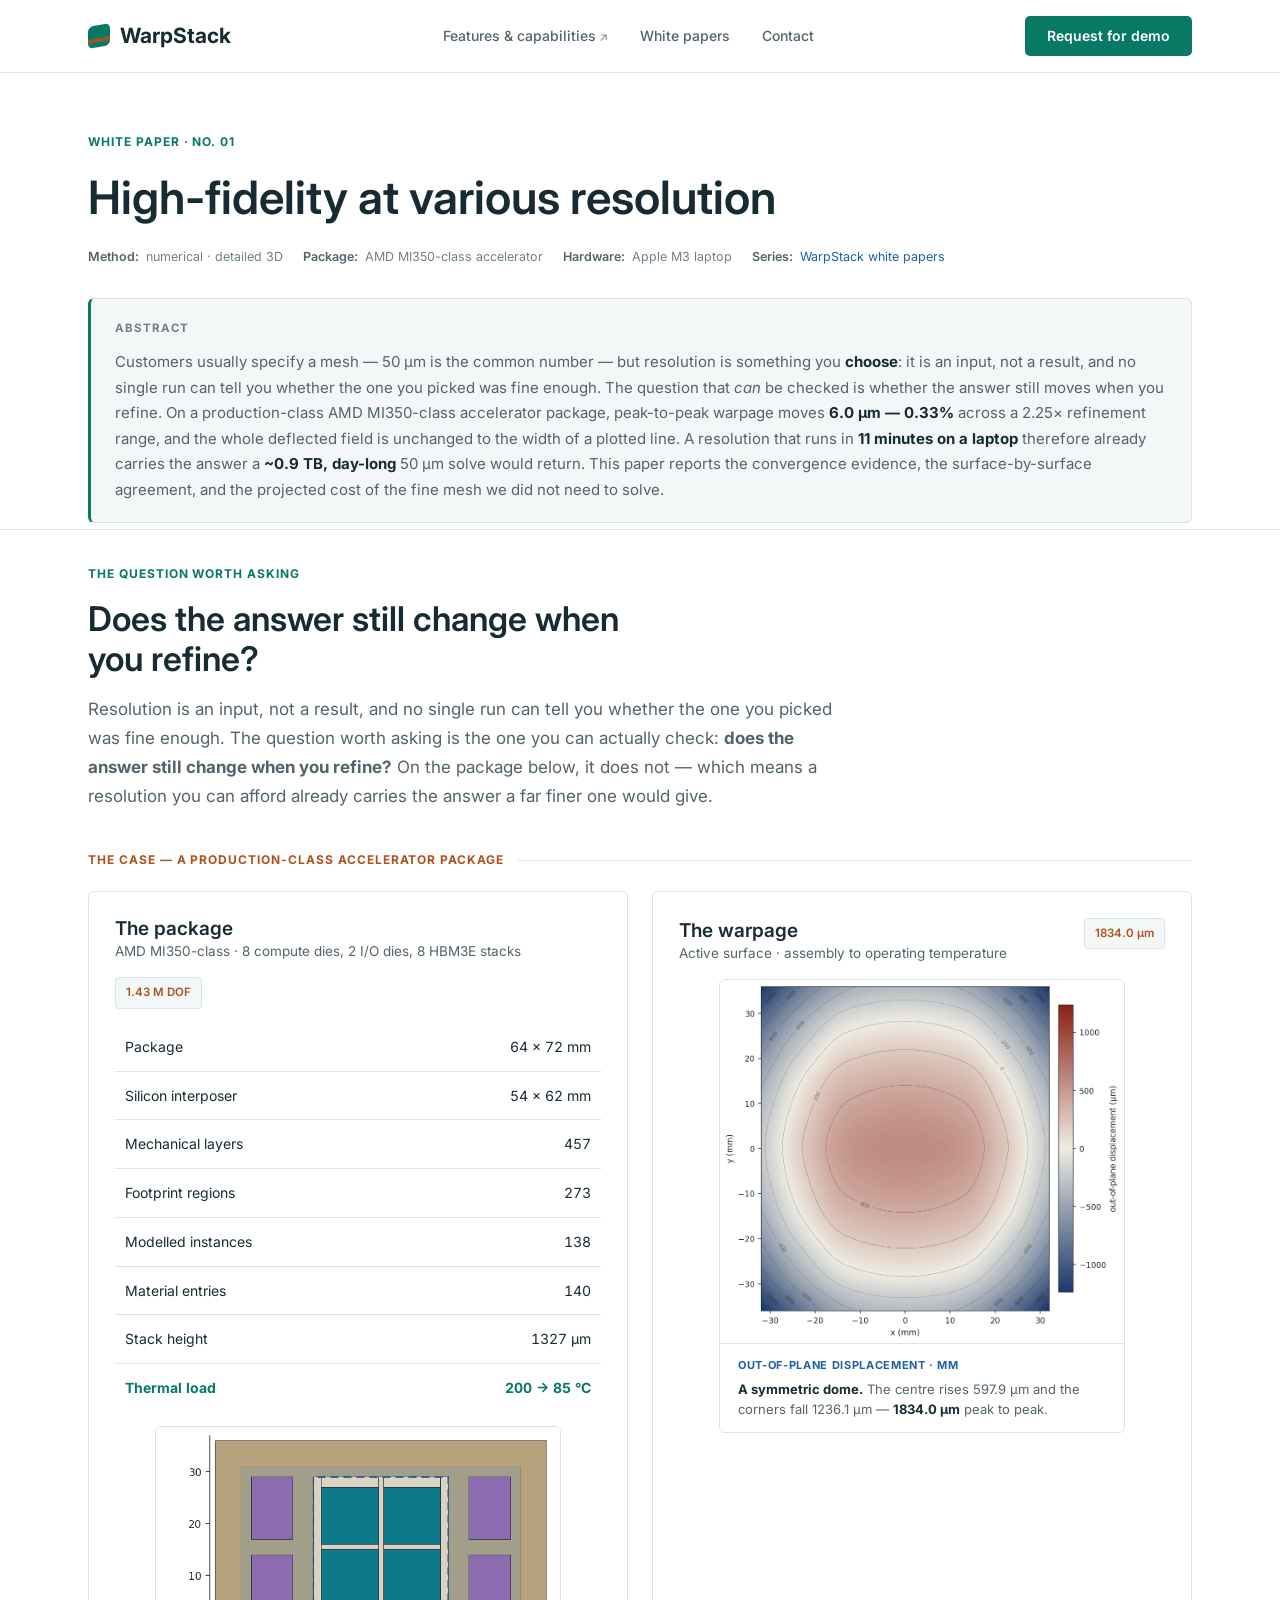
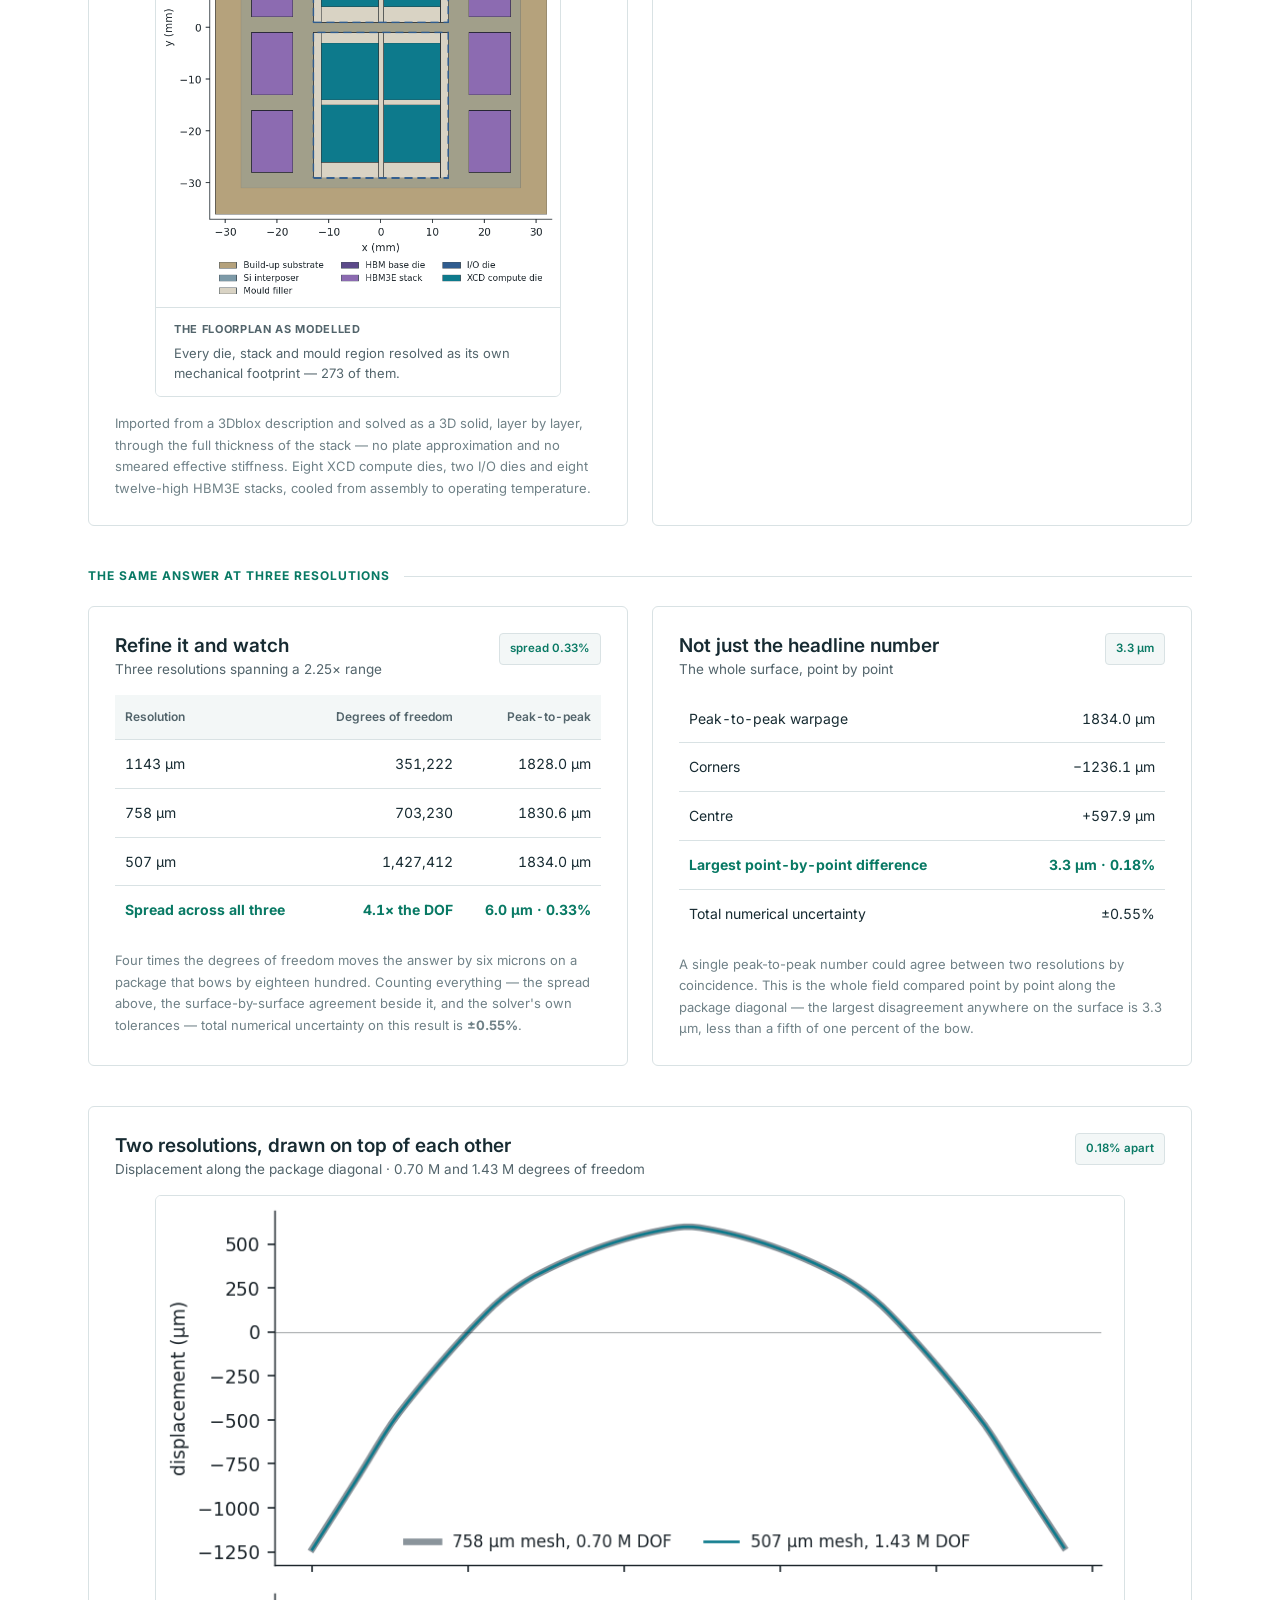
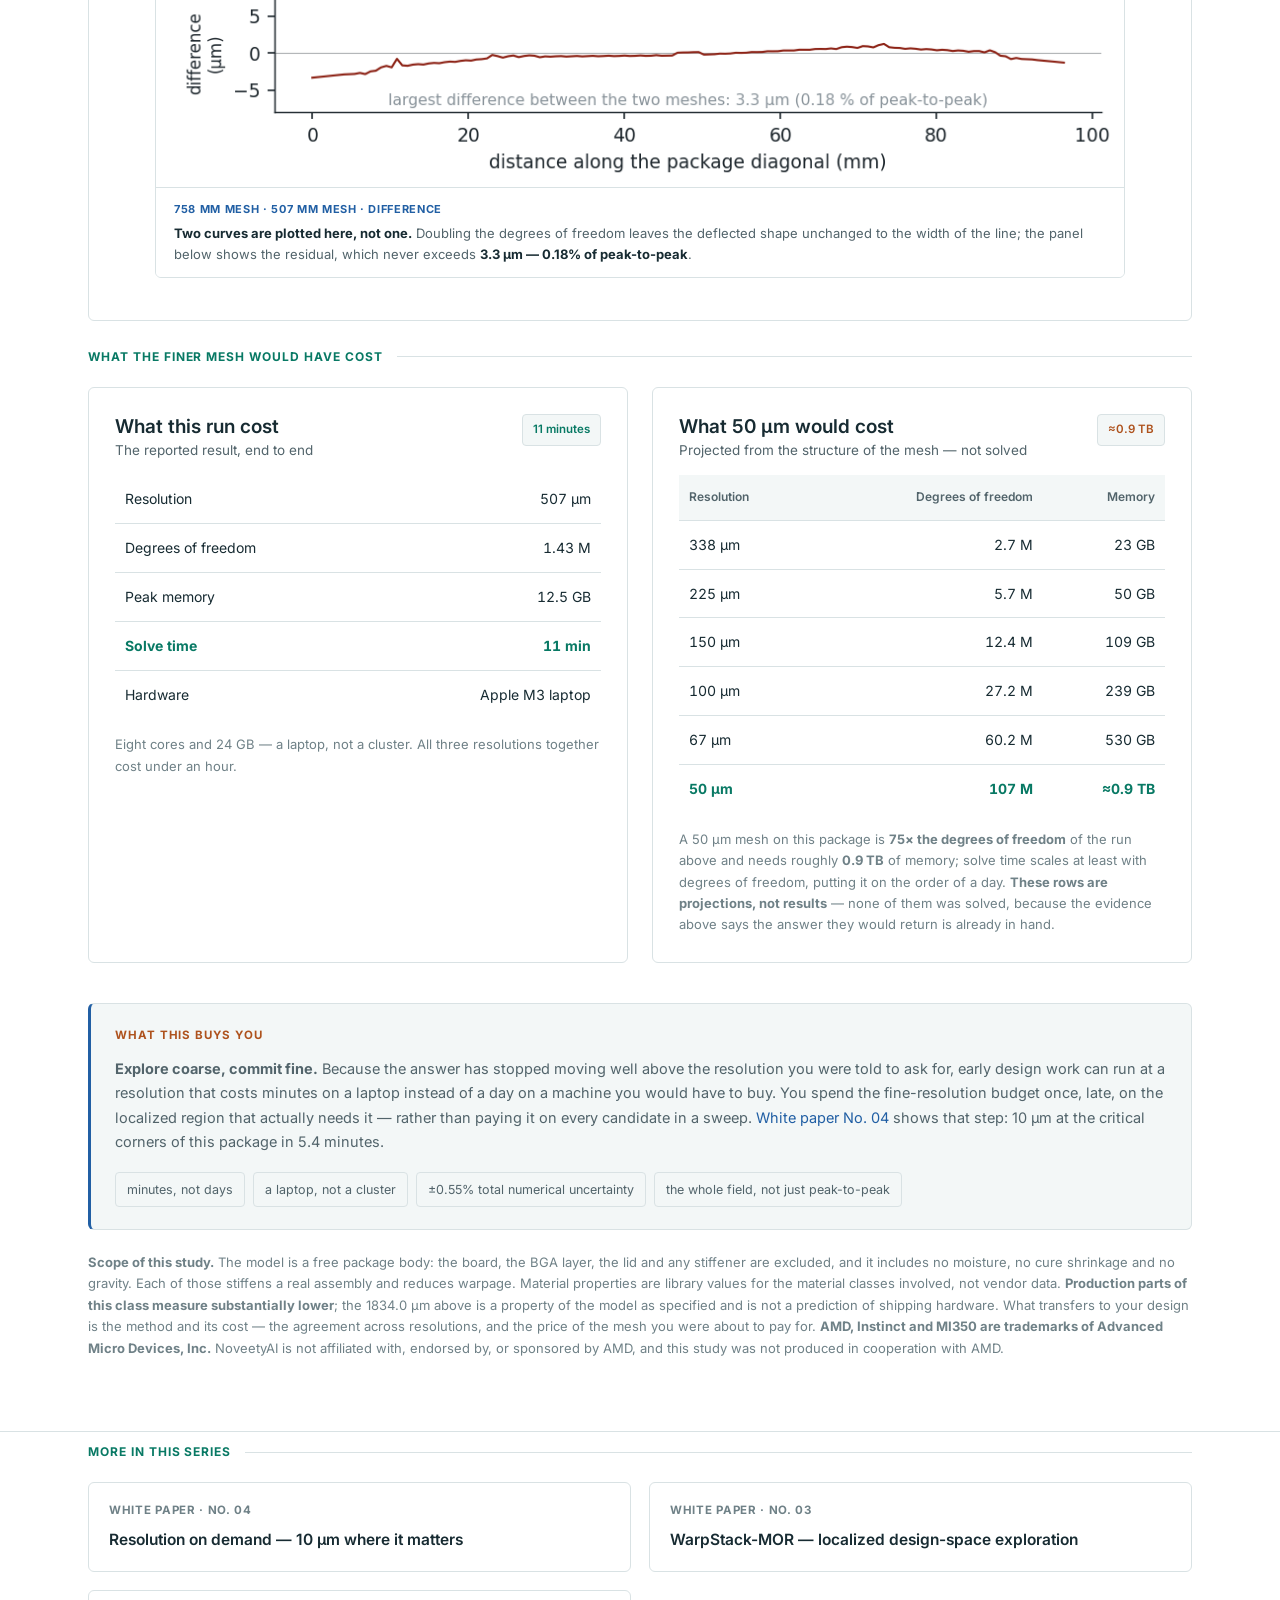
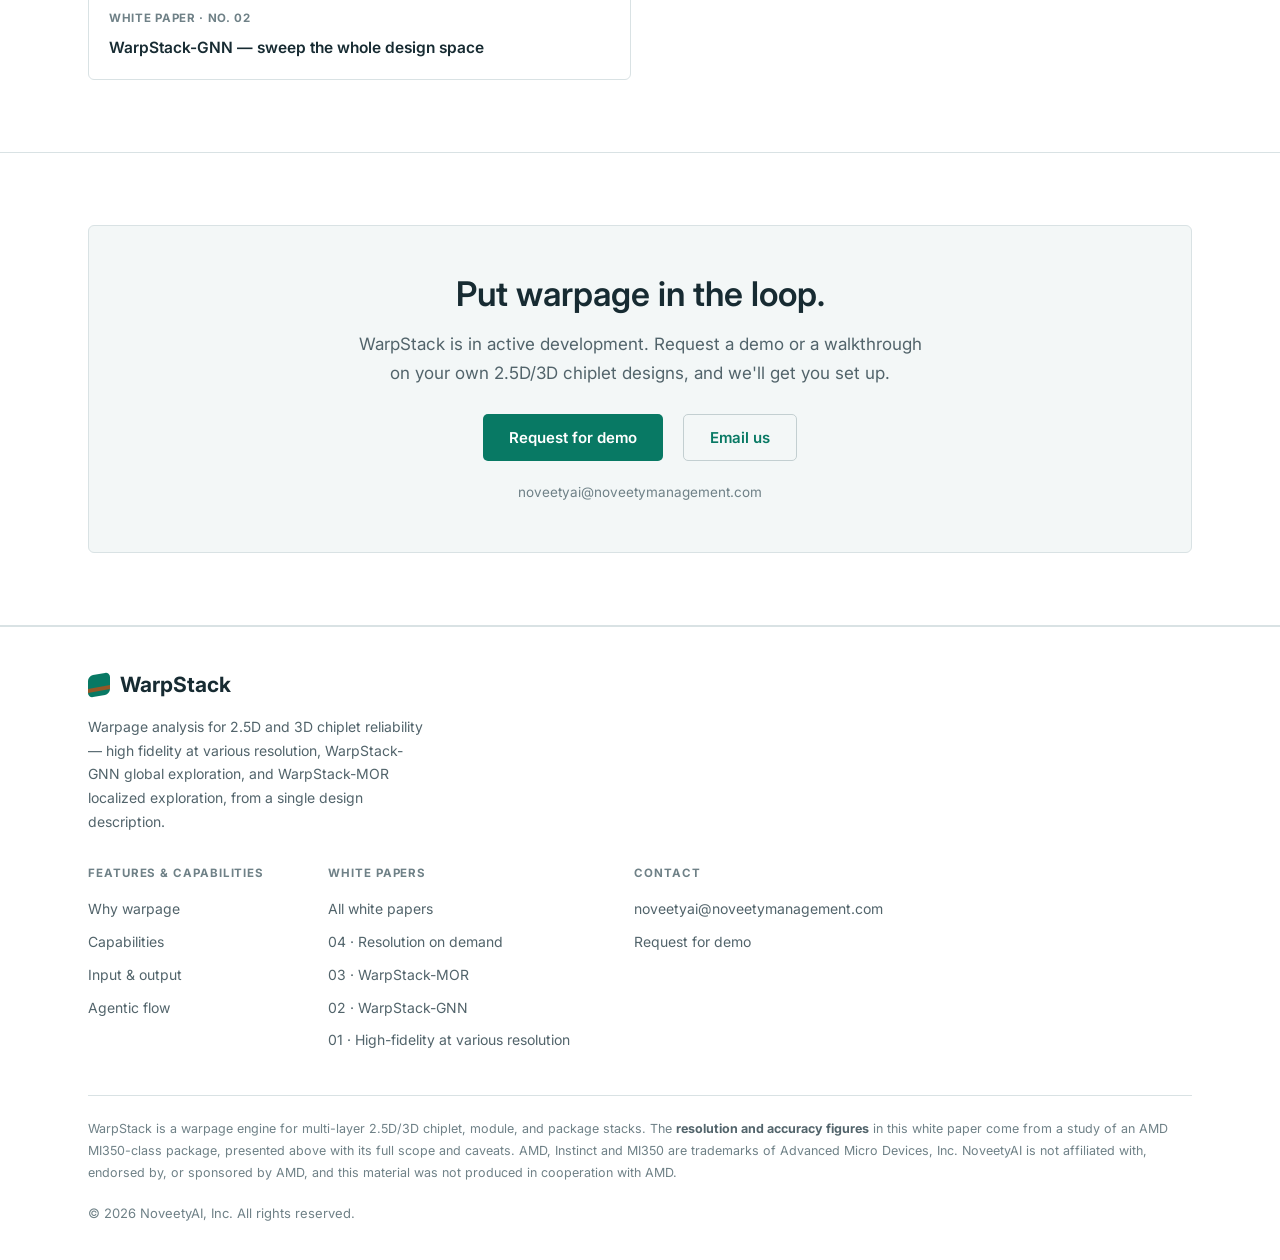
<file: whitepaper-resolution.html>
<!DOCTYPE html>
<html lang="en">
<head>
<meta charset="UTF-8" />
<meta name="viewport" content="width=device-width, initial-scale=1.0" />
<title>WarpStack White Paper 01 — High-Fidelity at Various Resolution</title>
<meta name="description" content="WarpStack white paper: on a production-class AMD MI350-class accelerator package, peak-to-peak warpage moves 0.33% across a 2.25× refinement range — so a resolution you can run on a laptop already carries the answer a far finer mesh would give." />
<meta property="og:title" content="WarpStack White Paper 01 — High-Fidelity at Various Resolution" />
<meta property="og:description" content="Resolution is an input, not a result. The convergence evidence on an MI350-class package, and the cost of the fine mesh you did not need to solve." />
<meta property="og:type" content="article" />
<link rel="preconnect" href="https://fonts.googleapis.com">
<link rel="preconnect" href="https://fonts.gstatic.com" crossorigin>
<link href="https://fonts.googleapis.com/css2?family=Inter:wght@400;500;600;700;800&family=JetBrains+Mono:wght@400;600;700&display=swap" rel="stylesheet">
<link rel="stylesheet" href="assets/site.css">
</head>
<body>

<!-- ============ NAV ============ -->
<header class="nav">
  <div class="wrap nav-inner">
    <a class="brand" href="index.html#top"><span class="dot"></span>WarpStack</a>
    <nav class="nav-links" id="navlinks">
      <a class="xpage" href="index.html">Features &amp; capabilities</a>
      <a href="whitepapers.html">White papers</a>
      <a href="#contact">Contact</a>
    </nav>
    <div class="nav-cta">
      <a class="btn btn-primary" href="#contact">Request for demo</a>
      <button class="nav-toggle" id="navtoggle" aria-label="Menu">
        <svg width="24" height="24" viewBox="0 0 24 24" fill="none" stroke="currentColor" stroke-width="2"><path d="M3 6h18M3 12h18M3 18h18"/></svg>
      </button>
    </div>
  </div>
</header>

<a id="top"></a>

<!-- ============ PAPER HEAD ============ -->
<section class="wp-head">
  <div class="wrap">
    <div class="reveal">
      <span class="wp-eyebrow"><span class="pulse"></span>White paper · No. 01</span>
      <h1>High-fidelity at various resolution</h1>
      <div class="wp-meta">
        <span><b>Method:</b> numerical · detailed 3D</span>
        <span><b>Package:</b> AMD MI350-class accelerator</span>
        <span><b>Hardware:</b> Apple M3 laptop</span>
        <span><b>Series:</b> <a href="whitepapers.html" style="color:var(--blue)">WarpStack white papers</a></span>
      </div>
      <div class="abstract">
        <div class="label">Abstract</div>
        <p>Customers usually specify a mesh — 50&nbsp;µm is the common number — but resolution is something you <b>choose</b>: it is an input, not a result, and no single run can tell you whether the one you picked was fine enough. The question that <em>can</em> be checked is whether the answer still moves when you refine. On a production-class AMD MI350-class accelerator package, peak-to-peak warpage moves <b>6.0&nbsp;µm — 0.33%</b> across a 2.25× refinement range, and the whole deflected field is unchanged to the width of a plotted line. A resolution that runs in <b>11 minutes on a laptop</b> therefore already carries the answer a <b>~0.9&nbsp;TB, day-long</b> 50&nbsp;µm solve would return. This paper reports the convergence evidence, the surface-by-surface agreement, and the projected cost of the fine mesh we did not need to solve.</p>
      </div>
    </div>
  </div>
</section>

<!-- ============ §1 RESOLUTION ============ -->
<section id="resolution" style="padding-top:34px">
  <div class="wrap">
    <div class="sec-head reveal">
      <div class="kicker">The question worth asking</div>
      <h2>Does the answer still change when you refine?</h2>
      <p>Resolution is an input, not a result, and no single run can tell you whether the one you picked was fine enough. The question worth asking is the one you can actually check: <b>does the answer still change when you refine?</b> On the package below, it does not — which means a resolution you can afford already carries the answer a far finer one would give.</p>
    </div>

    <div class="res-group">
      <div class="res-label warm reveal">The case — a production-class accelerator package</div>
      <div class="res-grid">
        <div class="panel reveal">
          <div class="phead">
            <div><h3>The package</h3><div class="psub">AMD MI350-class · 8 compute dies, 2 I/O dies, 8 HBM3E stacks</div></div>
            <span class="badge warn">1.43 M DOF</span>
          </div>
          <table class="data">
            <tbody>
              <tr><td>Package</td><td class="mono r">64 × 72 mm</td></tr>
              <tr><td>Silicon interposer</td><td class="mono r">54 × 62 mm</td></tr>
              <tr><td>Mechanical layers</td><td class="mono r">457</td></tr>
              <tr><td>Footprint regions</td><td class="mono r">273</td></tr>
              <tr><td>Modelled instances</td><td class="mono r">138</td></tr>
              <tr><td>Material entries</td><td class="mono r">140</td></tr>
              <tr><td>Stack height</td><td class="mono r">1327 µm</td></tr>
              <tr class="win"><td>Thermal load</td><td class="mono r">200 → 85 °C</td></tr>
            </tbody>
          </table>
          <figure class="fig" style="margin-top:14px">
            <img src="assets/figs/mi350_floorplan.png" alt="Plan view of the modelled package: eight teal compute dies and two I/O dies in the centre, flanked by eight purple HBM3E stacks, on a silicon interposer over a build-up substrate" loading="lazy">
            <figcaption><span class="figtag fst">The floorplan as modelled</span>Every die, stack and mould region resolved as its own mechanical footprint — 273 of them.</figcaption>
          </figure>
          <div class="note">Imported from a 3Dblox description and solved as a 3D solid, layer by layer, through the full thickness of the stack — no plate approximation and no smeared effective stiffness. Eight XCD compute dies, two I/O dies and eight twelve-high HBM3E stacks, cooled from assembly to operating temperature.</div>
        </div>

        <div class="panel reveal">
          <div class="phead">
            <div><h3>The warpage</h3><div class="psub">Active surface · assembly to operating temperature</div></div>
            <span class="badge warn">1834.0 µm</span>
          </div>
          <figure class="fig" style="margin-top:14px">
            <img src="assets/figs/mi350_warpage_map.png" alt="Warpage map of the modelled MI350-class package — a broad symmetric dome, red and rising at the centre, falling away to deep blue at all four corners, with contour lines labelled in microns" loading="lazy">
            <figcaption><span class="figtag f3d">Out-of-plane displacement · µm</span><b>A symmetric dome.</b> The centre rises 597.9 µm and the corners fall 1236.1 µm — <b>1834.0 µm</b> peak to peak.</figcaption>
          </figure>
        </div>
      </div>
    </div>

    <div class="res-group">
      <div class="res-label reveal">The same answer at three resolutions</div>
      <div class="res-grid">
        <div class="panel reveal">
          <div class="phead">
            <div><h3>Refine it and watch</h3><div class="psub">Three resolutions spanning a 2.25× range</div></div>
            <span class="badge">spread 0.33%</span>
          </div>
          <table class="data">
            <thead><tr><th>Resolution</th><th class="r">Degrees of freedom</th><th class="r">Peak-to-peak</th></tr></thead>
            <tbody>
              <tr><td>1143 µm</td><td class="mono r">351,222</td><td class="mono r">1828.0 µm</td></tr>
              <tr><td>758 µm</td><td class="mono r">703,230</td><td class="mono r">1830.6 µm</td></tr>
              <tr><td>507 µm</td><td class="mono r">1,427,412</td><td class="mono r">1834.0 µm</td></tr>
              <tr class="win"><td>Spread across all three</td><td class="mono r">4.1× the DOF</td><td class="mono r">6.0 µm · 0.33%</td></tr>
            </tbody>
          </table>
          <div class="note">Four times the degrees of freedom moves the answer by six microns on a package that bows by eighteen hundred. Counting everything — the spread above, the surface-by-surface agreement beside it, and the solver's own tolerances — total numerical uncertainty on this result is <b>±0.55%</b>.</div>
        </div>

        <div class="panel reveal">
          <div class="phead">
            <div><h3>Not just the headline number</h3><div class="psub">The whole surface, point by point</div></div>
            <span class="badge">3.3 µm</span>
          </div>
          <table class="data">
            <tbody>
              <tr><td>Peak-to-peak warpage</td><td class="mono r">1834.0 µm</td></tr>
              <tr><td>Corners</td><td class="mono r">−1236.1 µm</td></tr>
              <tr><td>Centre</td><td class="mono r">+597.9 µm</td></tr>
              <tr class="win"><td>Largest point-by-point difference</td><td class="mono r">3.3 µm · 0.18%</td></tr>
              <tr><td>Total numerical uncertainty</td><td class="mono r">±0.55%</td></tr>
            </tbody>
          </table>
          <div class="note">A single peak-to-peak number could agree between two resolutions by coincidence. This is the whole field compared point by point along the package diagonal — the largest disagreement anywhere on the surface is 3.3 µm, less than a fifth of one percent of the bow.</div>
        </div>
      </div>
    </div>

    <div class="panel full reveal">
      <div class="phead">
        <div><h3>Two resolutions, drawn on top of each other</h3><div class="psub">Displacement along the package diagonal · 0.70 M and 1.43 M degrees of freedom</div></div>
        <span class="badge">0.18% apart</span>
      </div>
      <figure class="fig reveal" style="margin-top:14px">
        <div class="figscroll"><img src="assets/figs/mi350_profile_resolutions.png" alt="Displacement along the package diagonal computed at two resolutions, plotted on top of one another and visually indistinguishable, with a residual panel below showing the difference never exceeds 3.3 microns" loading="lazy"></div>
        <figcaption><span class="figtag f3d">758 µm mesh · 507 µm mesh · difference</span><b>Two curves are plotted here, not one.</b> Doubling the degrees of freedom leaves the deflected shape unchanged to the width of the line; the panel below shows the residual, which never exceeds <b>3.3 µm — 0.18% of peak-to-peak</b>.</figcaption>
      </figure>
    </div>

    <div class="res-group" style="margin-top:26px">
      <div class="res-label reveal">What the finer mesh would have cost</div>
      <div class="res-grid">
        <div class="panel reveal">
          <div class="phead">
            <div><h3>What this run cost</h3><div class="psub">The reported result, end to end</div></div>
            <span class="badge">11 minutes</span>
          </div>
          <table class="data">
            <tbody>
              <tr><td>Resolution</td><td class="mono r">507 µm</td></tr>
              <tr><td>Degrees of freedom</td><td class="mono r">1.43 M</td></tr>
              <tr><td>Peak memory</td><td class="mono r">12.5 GB</td></tr>
              <tr class="win"><td>Solve time</td><td class="mono r">11 min</td></tr>
              <tr><td>Hardware</td><td class="mono r">Apple M3 laptop</td></tr>
            </tbody>
          </table>
          <div class="note">Eight cores and 24 GB — a laptop, not a cluster. All three resolutions together cost under an hour.</div>
        </div>

        <div class="panel reveal">
          <div class="phead">
            <div><h3>What 50 µm would cost</h3><div class="psub">Projected from the structure of the mesh — not solved</div></div>
            <span class="badge warn">≈0.9 TB</span>
          </div>
          <table class="data">
            <thead><tr><th>Resolution</th><th class="r">Degrees of freedom</th><th class="r">Memory</th></tr></thead>
            <tbody>
              <tr><td>338 µm</td><td class="mono r">2.7 M</td><td class="mono r">23 GB</td></tr>
              <tr><td>225 µm</td><td class="mono r">5.7 M</td><td class="mono r">50 GB</td></tr>
              <tr><td>150 µm</td><td class="mono r">12.4 M</td><td class="mono r">109 GB</td></tr>
              <tr><td>100 µm</td><td class="mono r">27.2 M</td><td class="mono r">239 GB</td></tr>
              <tr><td>67 µm</td><td class="mono r">60.2 M</td><td class="mono r">530 GB</td></tr>
              <tr class="win"><td>50 µm</td><td class="mono r">107 M</td><td class="mono r">≈0.9 TB</td></tr>
            </tbody>
          </table>
          <div class="note">A 50 µm mesh on this package is <b>75× the degrees of freedom</b> of the run above and needs roughly <b>0.9 TB</b> of memory; solve time scales at least with degrees of freedom, putting it on the order of a day. <b>These rows are projections, not results</b> — none of them was solved, because the evidence above says the answer they would return is already in hand.</div>
        </div>
      </div>
    </div>

    <div class="eqbox reveal" style="margin-top:26px">
      <div class="label">What this buys you</div>
      <p class="why"><b>Explore coarse, commit fine.</b> Because the answer has stopped moving well above the resolution you were told to ask for, early design work can run at a resolution that costs minutes on a laptop instead of a day on a machine you would have to buy. You spend the fine-resolution budget once, late, on the localized region that actually needs it — rather than paying it on every candidate in a sweep. <a href="whitepaper-apr.html" style="color:var(--blue)">White paper No. 04</a> shows that step: 10 µm at the critical corners of this package in 5.4 minutes.</p>
      <div class="chips">
        <span class="chip">minutes, not days</span>
        <span class="chip">a laptop, not a cluster</span>
        <span class="chip">±0.55% total numerical uncertainty</span>
        <span class="chip">the whole field, not just peak-to-peak</span>
      </div>
    </div>

    <div class="note" style="margin-top:22px"><b>Scope of this study.</b> The model is a free package body: the board, the BGA layer, the lid and any stiffener are excluded, and it includes no moisture, no cure shrinkage and no gravity. Each of those stiffens a real assembly and reduces warpage. Material properties are library values for the material classes involved, not vendor data. <b>Production parts of this class measure substantially lower</b>; the 1834.0 µm above is a property of the model as specified and is not a prediction of shipping hardware. What transfers to your design is the method and its cost — the agreement across resolutions, and the price of the mesh you were about to pay for. <b>AMD, Instinct and MI350 are trademarks of Advanced Micro Devices, Inc.</b> NoveetyAI is not affiliated with, endorsed by, or sponsored by AMD, and this study was not produced in cooperation with AMD.</div>
  </div>
</section>

<!-- ============ SERIES NAV ============ -->
<section style="padding-top:10px">
  <div class="wrap">
    <div class="res-label reveal">More in this series</div>
    <div class="series-nav reveal">
      <a href="whitepaper-apr.html">
        <div class="dir">White paper · No. 04</div>
        <div class="ttl">Resolution on demand — 10 µm where it matters</div>
      </a>
      <a href="whitepaper-mor.html">
        <div class="dir">White paper · No. 03</div>
        <div class="ttl">WarpStack-MOR — localized design-space exploration</div>
      </a>
      <a href="whitepaper-gnn.html">
        <div class="dir">White paper · No. 02</div>
        <div class="ttl">WarpStack-GNN — sweep the whole design space</div>
      </a>
    </div>
  </div>
</section>

<!-- ============ CTA / CONTACT ============ -->
<section id="contact">
  <div class="wrap">
    <div class="cta-band reveal">
      <h2>Put warpage in the loop.</h2>
      <p>WarpStack is in active development. Request a demo or a walkthrough on your own 2.5D/3D chiplet designs, and we'll get you set up.</p>
      <div class="cta-btns">
        <a class="btn btn-primary btn-lg" href="mailto:noveetyai@noveetymanagement.com?subject=WarpStack%20demo%20request&amp;body=Hi%2C%20I'd%20like%20to%20request%20a%20demo%20of%20WarpStack.%0A%0AOrganization%3A%0AUse%20case%20(2.5D%2F3D%2C%20layers%2Fdies)%3A%0ADesign%20scale%3A%0A">Request for demo</a>
        <a class="btn btn-ghost btn-lg" href="mailto:noveetyai@noveetymanagement.com">Email us</a>
      </div>
      <div class="cta-meta">noveetyai@noveetymanagement.com</div>
    </div>
  </div>
</section>

<!-- ============ FOOTER ============ -->
<footer>
  <div class="wrap">
    <div class="foot-grid">
      <div class="foot-brand">
        <a class="brand" href="index.html#top"><span class="dot"></span>WarpStack</a>
        <p>Warpage analysis for 2.5D and 3D chiplet reliability — high fidelity at various resolution, WarpStack-GNN global exploration, and WarpStack-MOR localized exploration, from a single design description.</p>
      </div>
      <div class="foot-cols">
        <div class="foot-col">
          <h5>Features &amp; capabilities</h5>
          <a href="index.html#why">Why warpage</a>
          <a href="index.html#capability">Capabilities</a>
          <a href="index.html#io">Input &amp; output</a>
          <a href="index.html#agentic">Agentic flow</a>
        </div>
        <div class="foot-col">
          <h5>White papers</h5>
          <a href="whitepapers.html">All white papers</a>
          <a href="whitepaper-apr.html">04 · Resolution on demand</a>
          <a href="whitepaper-mor.html">03 · WarpStack-MOR</a>
          <a href="whitepaper-gnn.html">02 · WarpStack-GNN</a>
          <a href="whitepaper-resolution.html">01 · High-fidelity at various resolution</a>
        </div>
        <div class="foot-col">
          <h5>Contact</h5>
          <a href="mailto:noveetyai@noveetymanagement.com">noveetyai@noveetymanagement.com</a>
          <a href="#contact">Request for demo</a>
        </div>
      </div>
    </div>
    <div class="cite">
      WarpStack is a warpage engine for multi-layer 2.5D/3D chiplet, module, and package stacks. The <b>resolution and accuracy figures</b> in this white paper come from a study of an AMD MI350-class package, presented above with its full scope and caveats. AMD, Instinct and MI350 are trademarks of Advanced Micro Devices, Inc. NoveetyAI is not affiliated with, endorsed by, or sponsored by AMD, and this material was not produced in cooperation with AMD.
    </div>
    <div class="copyright">© 2026 NoveetyAI, Inc. All rights reserved.</div>
  </div>
</footer>

<script src="assets/site.js"></script>
</body>
</html>
</file>
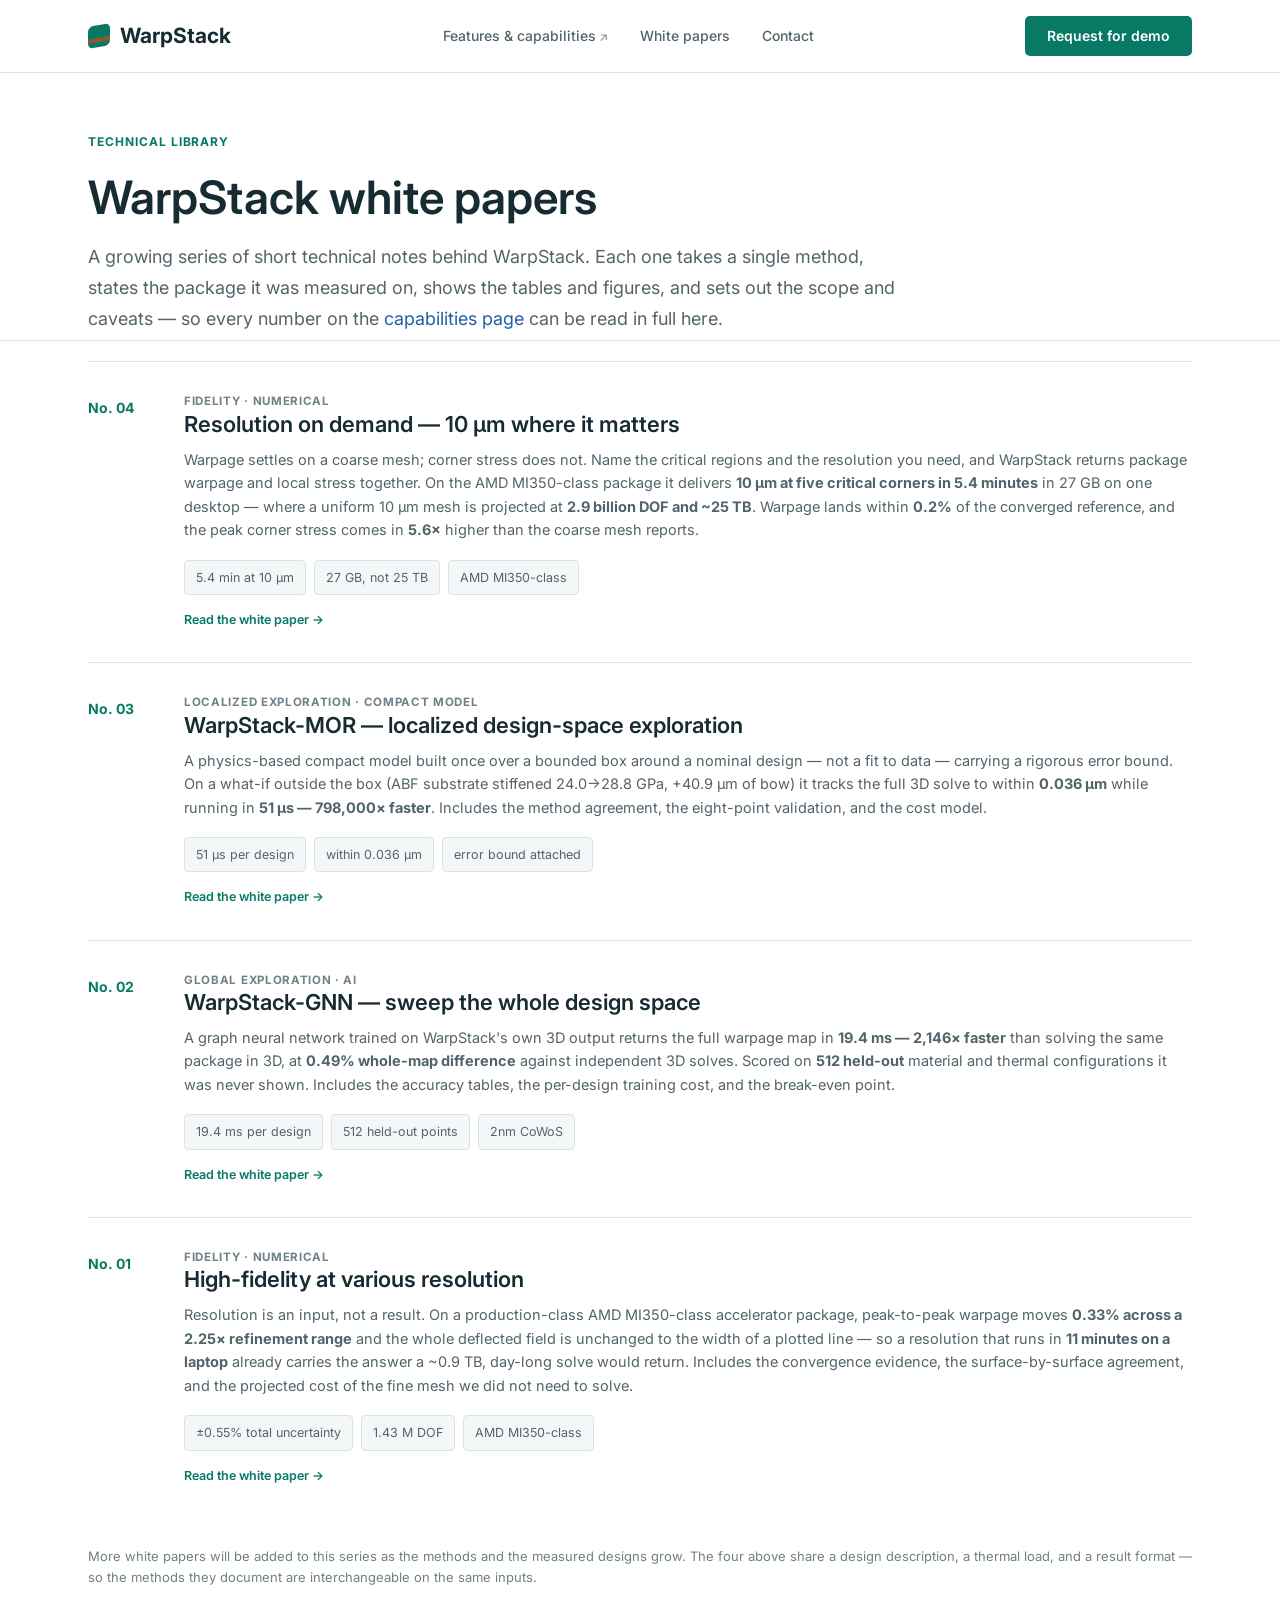
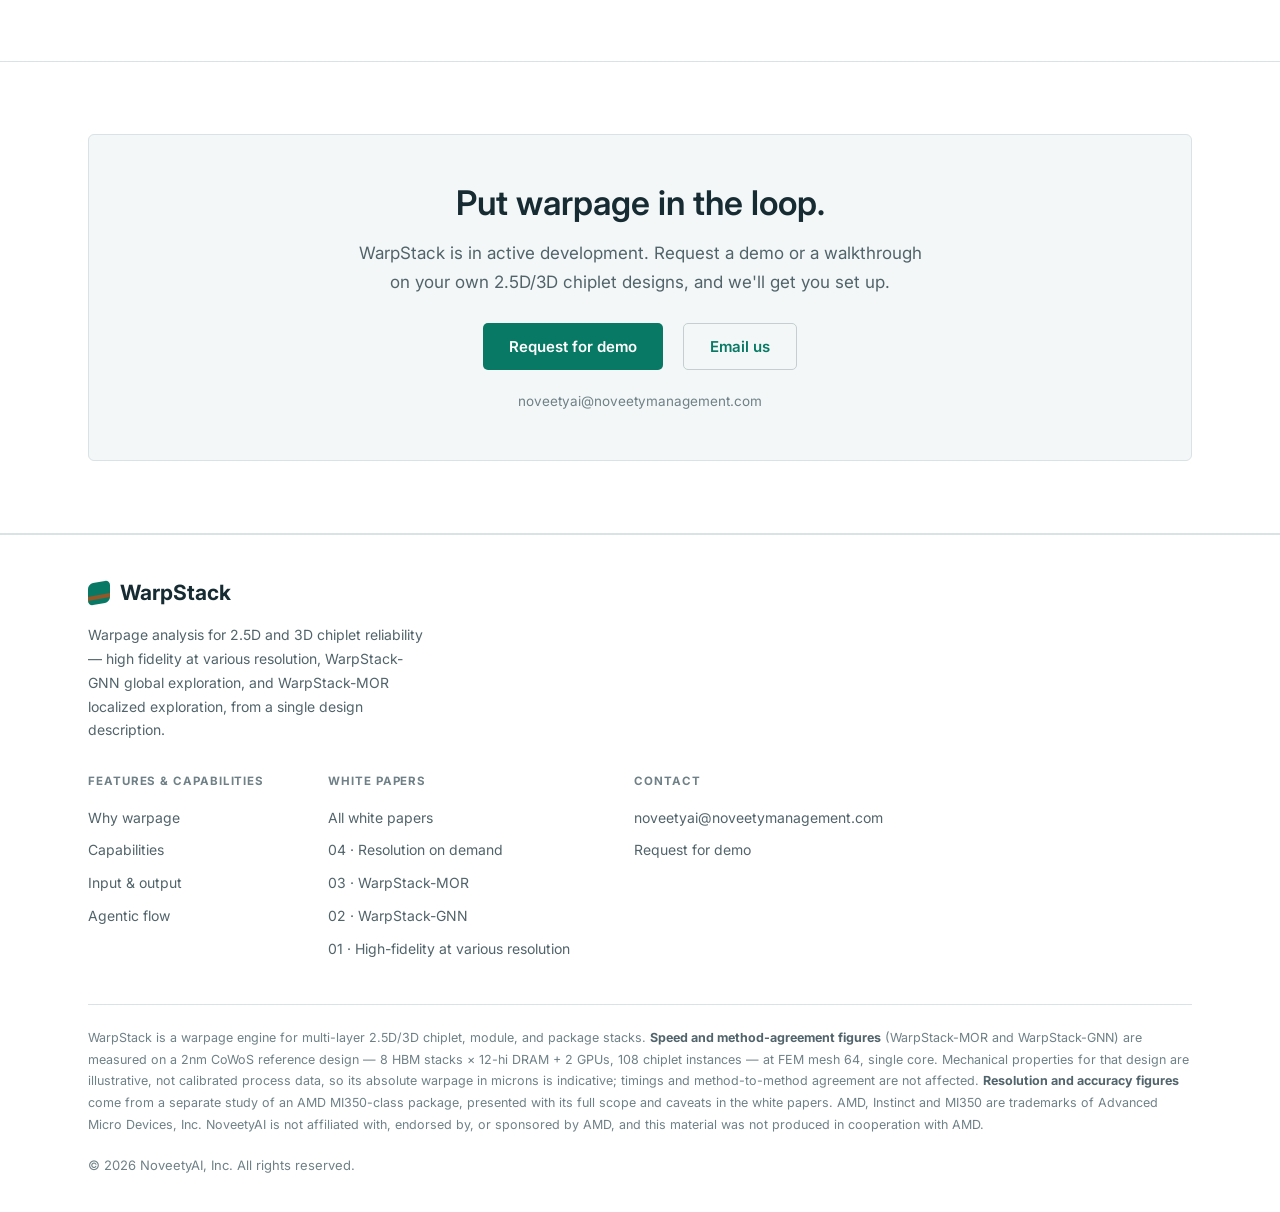
<file: whitepapers.html>
<!DOCTYPE html>
<html lang="en">
<head>
<meta charset="UTF-8" />
<meta name="viewport" content="width=device-width, initial-scale=1.0" />
<title>WarpStack White Papers — Technical Library</title>
<meta name="description" content="The WarpStack white-paper series: high fidelity at various resolution, resolution on demand, WarpStack-GNN global design-space exploration, and WarpStack-MOR localized exploration — each method's full detail, the package it was measured on, and the scope and caveats." />
<meta property="og:title" content="WarpStack White Papers — Technical Library" />
<meta property="og:description" content="A growing series of short technical white papers behind WarpStack: resolution convergence, resolution on demand, the GNN surrogate, and the MOR compact model." />
<meta property="og:type" content="website" />
<link rel="preconnect" href="https://fonts.googleapis.com">
<link rel="preconnect" href="https://fonts.gstatic.com" crossorigin>
<link href="https://fonts.googleapis.com/css2?family=Inter:wght@400;500;600;700;800&family=JetBrains+Mono:wght@400;600;700&display=swap" rel="stylesheet">
<link rel="stylesheet" href="assets/site.css">
</head>
<body>

<!-- ============ NAV ============ -->
<header class="nav">
  <div class="wrap nav-inner">
    <a class="brand" href="index.html#top"><span class="dot"></span>WarpStack</a>
    <nav class="nav-links" id="navlinks">
      <a class="xpage" href="index.html">Features &amp; capabilities</a>
      <a href="whitepapers.html">White papers</a>
      <a href="#contact">Contact</a>
    </nav>
    <div class="nav-cta">
      <a class="btn btn-primary" href="#contact">Request for demo</a>
      <button class="nav-toggle" id="navtoggle" aria-label="Menu">
        <svg width="24" height="24" viewBox="0 0 24 24" fill="none" stroke="currentColor" stroke-width="2"><path d="M3 6h18M3 12h18M3 18h18"/></svg>
      </button>
    </div>
  </div>
</header>

<a id="top"></a>

<!-- ============ PAGE HEAD ============ -->
<section class="wp-head">
  <div class="wrap">
    <div class="reveal">
      <span class="wp-eyebrow"><span class="pulse"></span>Technical library</span>
      <h1>WarpStack white papers</h1>
      <p class="lead">A growing series of short technical notes behind WarpStack. Each one takes a single method, states the package it was measured on, shows the tables and figures, and sets out the scope and caveats — so every number on the <a href="index.html" style="color:var(--blue)">capabilities page</a> can be read in full here.</p>
    </div>
  </div>
</section>

<!-- ============ SERIES INDEX ============ -->
<section style="padding-top:20px">
  <div class="wrap">
    <div class="paper-list">

      <a class="paper-card reveal" href="whitepaper-apr.html">
        <div class="paper-no">No. 04</div>
        <div>
          <div class="ptopic">Fidelity · numerical</div>
          <h3>Resolution on demand — 10 µm where it matters</h3>
          <p>Warpage settles on a coarse mesh; corner stress does not. Name the critical regions and the resolution you need, and WarpStack returns package warpage and local stress together. On the AMD MI350-class package it delivers <b>10 µm at five critical corners in 5.4 minutes</b> in 27 GB on one desktop — where a uniform 10 µm mesh is projected at <b>2.9 billion DOF and ~25 TB</b>. Warpage lands within <b>0.2%</b> of the converged reference, and the peak corner stress comes in <b>5.6×</b> higher than the coarse mesh reports.</p>
          <div class="chips">
            <span class="chip">5.4 min at 10 µm</span>
            <span class="chip">27 GB, not 25 TB</span>
            <span class="chip">AMD MI350-class</span>
          </div>
          <span class="go">Read the white paper →</span>
        </div>
      </a>

      <a class="paper-card reveal" href="whitepaper-mor.html">
        <div class="paper-no">No. 03</div>
        <div>
          <div class="ptopic">Localized exploration · compact model</div>
          <h3>WarpStack-MOR — localized design-space exploration</h3>
          <p>A physics-based compact model built once over a bounded box around a nominal design — not a fit to data — carrying a rigorous error bound. On a what-if outside the box (ABF substrate stiffened 24.0→28.8 GPa, +40.9 µm of bow) it tracks the full 3D solve to within <b>0.036 µm</b> while running in <b>51 µs — 798,000× faster</b>. Includes the method agreement, the eight-point validation, and the cost model.</p>
          <div class="chips">
            <span class="chip">51 µs per design</span>
            <span class="chip">within 0.036 µm</span>
            <span class="chip">error bound attached</span>
          </div>
          <span class="go">Read the white paper →</span>
        </div>
      </a>

      <a class="paper-card reveal" href="whitepaper-gnn.html">
        <div class="paper-no">No. 02</div>
        <div>
          <div class="ptopic">Global exploration · AI</div>
          <h3>WarpStack-GNN — sweep the whole design space</h3>
          <p>A graph neural network trained on WarpStack's own 3D output returns the full warpage map in <b>19.4 ms — 2,146× faster</b> than solving the same package in 3D, at <b>0.49% whole-map difference</b> against independent 3D solves. Scored on <b>512 held-out</b> material and thermal configurations it was never shown. Includes the accuracy tables, the per-design training cost, and the break-even point.</p>
          <div class="chips">
            <span class="chip">19.4 ms per design</span>
            <span class="chip">512 held-out points</span>
            <span class="chip">2nm CoWoS</span>
          </div>
          <span class="go">Read the white paper →</span>
        </div>
      </a>

      <a class="paper-card reveal" href="whitepaper-resolution.html">
        <div class="paper-no">No. 01</div>
        <div>
          <div class="ptopic">Fidelity · numerical</div>
          <h3>High-fidelity at various resolution</h3>
          <p>Resolution is an input, not a result. On a production-class AMD MI350-class accelerator package, peak-to-peak warpage moves <b>0.33% across a 2.25× refinement range</b> and the whole deflected field is unchanged to the width of a plotted line — so a resolution that runs in <b>11 minutes on a laptop</b> already carries the answer a ~0.9 TB, day-long solve would return. Includes the convergence evidence, the surface-by-surface agreement, and the projected cost of the fine mesh we did not need to solve.</p>
          <div class="chips">
            <span class="chip">±0.55% total uncertainty</span>
            <span class="chip">1.43 M DOF</span>
            <span class="chip">AMD MI350-class</span>
          </div>
          <span class="go">Read the white paper →</span>
        </div>
      </a>

    </div>
    <p class="note" style="margin-top:28px">More white papers will be added to this series as the methods and the measured designs grow. The four above share a design description, a thermal load, and a result format — so the methods they document are interchangeable on the same inputs.</p>
  </div>
</section>

<!-- ============ CTA / CONTACT ============ -->
<section id="contact">
  <div class="wrap">
    <div class="cta-band reveal">
      <h2>Put warpage in the loop.</h2>
      <p>WarpStack is in active development. Request a demo or a walkthrough on your own 2.5D/3D chiplet designs, and we'll get you set up.</p>
      <div class="cta-btns">
        <a class="btn btn-primary btn-lg" href="mailto:noveetyai@noveetymanagement.com?subject=WarpStack%20demo%20request&amp;body=Hi%2C%20I'd%20like%20to%20request%20a%20demo%20of%20WarpStack.%0A%0AOrganization%3A%0AUse%20case%20(2.5D%2F3D%2C%20layers%2Fdies)%3A%0ADesign%20scale%3A%0A">Request for demo</a>
        <a class="btn btn-ghost btn-lg" href="mailto:noveetyai@noveetymanagement.com">Email us</a>
      </div>
      <div class="cta-meta">noveetyai@noveetymanagement.com</div>
    </div>
  </div>
</section>

<!-- ============ FOOTER ============ -->
<footer>
  <div class="wrap">
    <div class="foot-grid">
      <div class="foot-brand">
        <a class="brand" href="index.html#top"><span class="dot"></span>WarpStack</a>
        <p>Warpage analysis for 2.5D and 3D chiplet reliability — high fidelity at various resolution, WarpStack-GNN global exploration, and WarpStack-MOR localized exploration, from a single design description.</p>
      </div>
      <div class="foot-cols">
        <div class="foot-col">
          <h5>Features &amp; capabilities</h5>
          <a href="index.html#why">Why warpage</a>
          <a href="index.html#capability">Capabilities</a>
          <a href="index.html#io">Input &amp; output</a>
          <a href="index.html#agentic">Agentic flow</a>
        </div>
        <div class="foot-col">
          <h5>White papers</h5>
          <a href="whitepapers.html">All white papers</a>
          <a href="whitepaper-apr.html">04 · Resolution on demand</a>
          <a href="whitepaper-mor.html">03 · WarpStack-MOR</a>
          <a href="whitepaper-gnn.html">02 · WarpStack-GNN</a>
          <a href="whitepaper-resolution.html">01 · High-fidelity at various resolution</a>
        </div>
        <div class="foot-col">
          <h5>Contact</h5>
          <a href="mailto:noveetyai@noveetymanagement.com">noveetyai@noveetymanagement.com</a>
          <a href="#contact">Request for demo</a>
        </div>
      </div>
    </div>
    <div class="cite">
      WarpStack is a warpage engine for multi-layer 2.5D/3D chiplet, module, and package stacks. <b>Speed and method-agreement figures</b> (WarpStack-MOR and WarpStack-GNN) are measured on a 2nm CoWoS reference design — 8 HBM stacks × 12-hi DRAM + 2 GPUs, 108 chiplet instances — at FEM mesh 64, single core. Mechanical properties for that design are illustrative, not calibrated process data, so its absolute warpage in microns is indicative; timings and method-to-method agreement are not affected. <b>Resolution and accuracy figures</b> come from a separate study of an AMD MI350-class package, presented with its full scope and caveats in the white papers. AMD, Instinct and MI350 are trademarks of Advanced Micro Devices, Inc. NoveetyAI is not affiliated with, endorsed by, or sponsored by AMD, and this material was not produced in cooperation with AMD.
    </div>
    <div class="copyright">© 2026 NoveetyAI, Inc. All rights reserved.</div>
  </div>
</footer>

<script src="assets/site.js"></script>
</body>
</html>
</file>
<file: assets/site.css>
/* WarpStack site styles — ThermStack editorial design language:
   flat/minimal, Inter only, green/blue/orange on white, thin rule separators. */

  :root{
    --bg:#ffffff; --bg-2:#f3f7f7; --surface:#ffffff; --surface-2:#f3f7f7; --wash:#f3f7f7;
    --border:#d9e2e4; --border-strong:#c3cfd1;
    --text:#172b32; --muted:#52646b; --muted-2:#6f8187;
    --cyan:#087964; --blue:#215fa4; --indigo:#ae521d;   /* green / blue / orange */
    --amber:#ae521d; --orange:#ae521d; --red:#b4452a;
    --warp:#087964;          /* legacy gradient tokens -> solid green */
    --accent-grad:#087964;
    --radius:6px; --radius-sm:5px;
    --mono:"Inter",-apple-system,BlinkMacSystemFont,"Segoe UI",Roboto,Helvetica,Arial,sans-serif;
    --sans:"Inter",-apple-system,BlinkMacSystemFont,"Segoe UI",Roboto,Helvetica,Arial,sans-serif;
    --maxw:1160px;
  }
  *{box-sizing:border-box; letter-spacing:0}
  html{scroll-behavior:smooth; scroll-padding-top:92px}
  body{
    margin:0; background:var(--bg); color:var(--text);
    font-family:var(--sans); font-size:16px; line-height:1.7; -webkit-font-smoothing:antialiased;
    overflow-x:hidden;
  }
  a{color:var(--cyan); text-decoration:none}
  h1,h2,h3{line-height:1.18; margin:0; font-weight:600}
  p{margin:0}
  .wrap{max-width:var(--maxw); margin:0 auto; padding:0 28px}
  .mono{font-family:var(--mono)}
  .grad-text{color:var(--cyan); background:none}

  /* ---------- NAV ---------- */
  header.nav{
    position:sticky; top:0; z-index:50;
    background:rgba(255,255,255,.98);
    border-bottom:1px solid var(--border);
  }
  .nav-inner{display:flex; align-items:center; justify-content:space-between; height:72px}
  .brand{display:flex; align-items:center; gap:10px; font-weight:700; font-size:21px; color:var(--text)}
  .brand .dot{
    width:22px; height:22px; border-radius:5px; background:var(--cyan);
    position:relative; overflow:hidden; transform:skewY(-10deg);
  }
  .brand .dot::after{content:""; position:absolute; left:0; right:0; top:60%; height:4px; background:var(--orange); opacity:.85}
  .nav-links{display:flex; gap:32px; align-items:center}
  .nav-links a{color:var(--muted); font-size:14px; font-weight:500; transition:color .15s}
  .nav-links a:hover{color:var(--text)}
  .nav-links a.xpage::after{content:"\2197"; font-size:.85em; margin-left:3px; opacity:.7}
  .nav-cta{display:flex; align-items:center; gap:14px}
  .btn{
    display:inline-flex; align-items:center; gap:9px; cursor:pointer; border:none;
    font-family:var(--sans); font-weight:600; font-size:14px; line-height:1;
    padding:13px 22px; border-radius:5px; transition:background .2s, color .2s;
    white-space:nowrap;
  }
  .btn-primary{background:var(--cyan); color:#ffffff}
  .btn-primary:hover{background:#075b4d}
  .btn-ghost{background:transparent; color:var(--cyan); border:1px solid var(--border-strong)}
  .btn-ghost:hover{background:var(--wash)}
  .btn-lg{padding:15px 26px; font-size:15px; border-radius:5px}
  .nav-toggle{display:none; background:none; border:none; color:var(--text); cursor:pointer; padding:6px}

  /* ---------- HERO ---------- */
  .hero{position:relative; padding:56px 0 0}
  .hero-grid{display:grid; grid-template-columns:1fr; gap:34px; align-items:start}
  .eyebrow{
    display:inline-flex; align-items:center; gap:9px; font-family:var(--sans); font-size:12px;
    font-weight:700; letter-spacing:.08em; text-transform:uppercase; color:var(--cyan); margin-bottom:4px;
  }
  .eyebrow .pulse{display:none}
  .hero h1{font-size:clamp(34px,5vw,48px); margin:12px 0 0; font-weight:600}
  .hero p.lead{color:var(--muted); font-size:clamp(17px,1.8vw,21px); line-height:1.55; margin-top:18px; max-width:830px}
  .hero-cta{display:flex; gap:20px; margin-top:26px; flex-wrap:wrap}
  .hero-sub{margin-top:22px; display:flex; gap:22px; flex-wrap:wrap; color:var(--muted-2); font-size:13.5px}
  .hero-sub span{display:inline-flex; align-items:center; gap:7px}
  .check{color:var(--cyan)}

  /* ---------- HERO VISUAL ---------- */
  .viz-card{
    position:relative; border:1px solid var(--border); border-radius:var(--radius);
    background:#ffffff; padding:12px; overflow:hidden;
  }
  .viz-head{display:flex; align-items:center; justify-content:space-between; margin-bottom:10px; padding:2px 6px}
  .viz-title{font-family:var(--sans); font-size:12px; color:var(--muted); letter-spacing:.02em}
  .viz-dots{display:flex; gap:6px}
  .viz-dots i{width:9px; height:9px; border-radius:50%; display:inline-block; opacity:.8}
  .viz-dots i:nth-child(1){background:var(--cyan)}.viz-dots i:nth-child(2){background:var(--blue)}.viz-dots i:nth-child(3){background:var(--orange)}
  .viz-card img{display:block; width:100%; height:auto; border-radius:4px; background:#fff}
  .viz-cap{font-size:12.5px; color:var(--muted); padding:11px 6px 3px; line-height:1.5}
  .viz-cap b{color:var(--text)}

  /* ---------- STATS STRIP ---------- */
  .stats{border-top:1px solid var(--border); border-bottom:1px solid var(--border); background:var(--wash)}
  .stats-grid{display:grid; grid-template-columns:repeat(4,1fr); gap:0}
  .stat{padding:28px 24px; border-right:1px solid var(--border)}
  .stat:last-child{border-right:none}
  .stat .num{font-family:var(--sans); font-size:clamp(26px,3.2vw,35px); font-weight:600; line-height:1.2}
  .stat .num.c1{color:var(--cyan)}.stat .num.c2{color:var(--blue)}.stat .num.c3{color:var(--cyan)}.stat .num.c4{color:var(--blue)}
  .stat .lbl{color:var(--muted); font-size:14px; margin-top:8px}

  /* ---------- SECTIONS ---------- */
  section{padding:72px 0; border-bottom:1px solid var(--border)}
  .sec-head{max-width:760px; margin-bottom:40px}
  .kicker{font-family:var(--sans); font-size:12px; font-weight:700; letter-spacing:.08em; text-transform:uppercase; color:var(--cyan)}
  .sec-head h2{font-size:clamp(28px,3.4vw,34px); margin-top:14px; max-width:560px}
  .sec-head p{color:var(--muted); font-size:17px; margin-top:16px}

  /* problem cards -> editorial top-rule columns */
  .cards-3{display:grid; grid-template-columns:repeat(3,1fr); gap:44px}
  .card{border:0; border-top:1px solid var(--border); border-radius:0; padding:22px 0 6px; background:transparent}
  .card .ic{
    width:auto; height:auto; border:0; background:none; display:block; margin-bottom:8px; font-size:26px;
  }
  .card h3{font-size:19px}
  .card p{color:var(--muted); font-size:15px; margin-top:10px}

  /* feature grid -> editorial top-rule columns */
  .features{display:grid; grid-template-columns:repeat(3,1fr); gap:44px}
  .feat{border:0; border-top:1px solid var(--border); border-radius:0; padding:22px 0 6px; background:transparent}
  .feat::before{display:none}
  .feat .tag{font-family:var(--sans); font-size:11.5px; font-weight:700; color:var(--cyan); letter-spacing:.06em; text-transform:uppercase}
  .feat h3{font-size:18px; margin-top:10px; display:flex; align-items:center; gap:10px; font-weight:600}
  .feat p{color:var(--muted); font-size:15px; margin-top:10px}
  .feat .emoji{font-size:20px}

  /* technology */
  .tech-grid{display:grid; grid-template-columns:1fr 1fr; gap:50px; align-items:start}
  .pipe{display:flex; flex-direction:column; gap:14px}
  .pipe-step{
    display:flex; gap:16px; align-items:flex-start; padding:18px 0; border:0; border-top:1px solid var(--border);
    border-radius:0; background:transparent; position:relative;
  }
  .pipe-step .n{
    flex:none; width:32px; height:32px; border-radius:5px; display:grid; place-items:center;
    font-family:var(--sans); font-weight:700; font-size:15px; color:#ffffff; background:var(--cyan);
  }
  .pipe-step h4{margin:0 0 4px; font-size:16px}
  .pipe-step p{color:var(--muted); font-size:14px}
  .pipe-step::after{display:none}

  /* method / teaser cards -> ThermStack colored top-rule blocks */
  .solver{border:0; border-top:2px solid var(--border); border-radius:0; padding:22px 0 22px; background:transparent}
  a.solver{display:block; color:inherit; transition:opacity .15s ease}
  a.solver:hover{opacity:.72}
  .solver.fast{border-top-color:var(--cyan)}
  .solver.acc{border-top-color:var(--blue)}
  .solver.ai{border-top-color:var(--orange)}
  .solver .nm{font-family:var(--sans); font-weight:700; font-size:18px}
  .solver.fast .nm{color:var(--cyan)}.solver.acc .nm{color:var(--blue)}.solver.ai .nm{color:var(--orange)}
  .solver .role{font-size:11.5px; color:var(--muted-2); font-family:var(--sans); letter-spacing:.05em; text-transform:uppercase; margin-top:4px}
  .solver p{color:var(--muted); font-size:14px; margin-top:12px}
  .solver .kv{margin-top:14px; display:flex; gap:20px; font-family:var(--sans); font-size:13px}
  .solver .kv b{color:var(--text); font-size:16px}
  a.solver .go{display:inline-block; margin-top:14px; font-family:var(--sans); font-weight:600; font-size:13px; color:var(--cyan)}
  .eqbox{
    margin-top:8px; border:1px solid var(--border); border-left:3px solid var(--blue); border-radius:var(--radius);
    padding:22px 24px; background:var(--wash);
  }
  .eqbox .label{font-family:var(--sans); font-size:11.5px; font-weight:700; letter-spacing:.08em; text-transform:uppercase; color:var(--orange)}
  .eqbox .why{color:var(--muted); font-size:14.5px; line-height:1.66; margin:12px 0 2px}
  .chips{display:flex; flex-wrap:wrap; gap:8px; margin-top:18px}
  .chip{font-family:var(--sans); font-size:12.5px; color:var(--muted); border:1px solid var(--border); border-radius:4px; padding:6px 11px; background:var(--wash)}
  .note{color:var(--muted-2); font-size:13px; margin-top:16px; line-height:1.65}

  /* agentic flow */
  .flowpts{list-style:none; padding:0; margin:6px 0 0; display:flex; flex-direction:column; gap:15px}
  .flowpts li{position:relative; padding-left:26px; color:var(--muted); font-size:15px; line-height:1.6}
  .flowpts li::before{content:"\2192"; position:absolute; left:0; top:0; color:var(--cyan)}
  .flowpts li b{color:var(--text)}
  .floloop{border:1px solid var(--border); border-radius:var(--radius); padding:20px; background:#ffffff}
  .floloop-head{font-family:var(--sans); font-size:11.5px; font-weight:700; letter-spacing:.08em; text-transform:uppercase; color:var(--muted-2); display:flex; align-items:center; gap:9px; margin-bottom:14px}
  .loopdot{width:8px; height:8px; border-radius:50%; background:var(--cyan); flex:none}
  .flonode{border:1px solid var(--border); border-radius:var(--radius-sm); padding:14px 16px; background:#ffffff}
  .flonode .ft{font-family:var(--sans); font-weight:600; font-size:13px; color:var(--cyan)}
  .flonode.engine{border-left:3px solid var(--blue)}
  .flonode.engine .ft{color:var(--blue)}
  .flonode .fd{color:var(--muted); font-size:13px; margin-top:5px; line-height:1.55}
  .floarrow{display:flex; align-items:center; gap:9px; padding:9px 0 9px 4px; color:var(--muted-2); font-size:12.5px; font-family:var(--sans)}
  .floarrow .ax{color:var(--cyan); font-size:16px; line-height:1}

  /* results */
  .res-group{margin-bottom:40px}
  .res-label{font-family:var(--sans); font-size:12px; font-weight:700; letter-spacing:.08em; text-transform:uppercase; color:var(--cyan); display:flex; align-items:center; gap:14px; margin:0 0 20px}
  .res-label::after{content:""; flex:1; height:1px; background:var(--border)}
  .res-label.warm{color:var(--orange)}
  .res-label.ai{color:var(--orange)}
  table.data tr.ai td{color:var(--orange); font-weight:700}
  .res-grid{display:grid; grid-template-columns:1fr 1fr; gap:24px}
  .panel{border:1px solid var(--border); border-radius:var(--radius); padding:26px; background:#ffffff}
  .panel.full{grid-column:1/-1}
  .panel{min-width:0}
  .panel .phead{display:flex; align-items:baseline; justify-content:space-between; gap:14px; margin-bottom:6px; flex-wrap:wrap}
  .panel h3{font-size:19px}
  .panel .psub{color:var(--muted); font-size:13.5px}
  .badge{font-family:var(--sans); font-weight:600; font-size:11.5px; padding:5px 10px; border-radius:4px; border:1px solid var(--border); color:var(--cyan); background:var(--wash); white-space:nowrap}
  .badge.warn{color:var(--orange)}
  .badge.ai{color:var(--orange); border-color:var(--border)}
  table.data{width:100%; border-collapse:collapse; margin-top:14px; font-size:14px; font-variant-numeric:tabular-nums}
  table.data th,table.data td{text-align:left; padding:12px 10px; border-bottom:1px solid var(--border); vertical-align:top}
  table.data th{color:var(--muted); font-weight:600; font-family:var(--sans); font-size:12px; background:var(--wash)}
  table.data td.mono{font-family:var(--sans)}
  table.data td.r,table.data th.r{text-align:right}
  table.data tr:last-child td{border-bottom:none}
  table.data tr.win td{color:var(--cyan); font-weight:700}
  .muted-tag{color:var(--muted-2); font-weight:400; font-size:.85em}
  .bars{margin-top:8px}
  .bar-row{display:grid; grid-template-columns:150px 1fr 78px; align-items:center; gap:12px; margin:13px 0}
  .bar-row .blab{font-size:13.5px; color:var(--muted)}
  .bar-track{height:12px; border-radius:3px; background:var(--wash); overflow:hidden}
  .bar-fill{height:100%; border-radius:3px; background:var(--cyan); transform-origin:left; transform:scaleX(0); transition:transform 1.1s cubic-bezier(.2,.7,.2,1)}
  .bar-row .bval{font-family:var(--sans); font-size:13.5px; text-align:right; color:var(--text)}

  /* figures (real result images) */
  .fig{border:1px solid var(--border); border-radius:var(--radius); overflow:hidden; background:#fff; margin-top:22px}
  .fig img{display:block; width:100%; height:auto; background:#fff}
  .fig figcaption{padding:13px 18px; color:var(--muted); font-size:13px; border-top:1px solid var(--border); line-height:1.55; background:var(--surface)}
  .fig figcaption b{color:var(--text)}
  .figscroll{overflow-x:auto; overscroll-behavior-x:contain; -webkit-overflow-scrolling:touch}
  .figscroll img{min-width:660px}
  .figscroll::-webkit-scrollbar{height:8px}
  .figscroll::-webkit-scrollbar-thumb{background:rgba(120,140,150,.4); border-radius:100px}
  .fig-2{display:grid; grid-template-columns:1fr 1fr; gap:18px}
  .fig-4{display:grid; grid-template-columns:repeat(4,1fr); gap:16px; margin-top:6px}
  .fig-4 .fig{margin-top:0; display:flex; flex-direction:column}
  .fig-4 .fig figcaption{flex:1}
  .fig-4 figcaption{font-size:12px; padding:11px 13px}
  .figtag.fst{color:var(--muted)}
  @media(max-width:900px){.fig-4{grid-template-columns:repeat(2,1fr)}}
  @media(max-width:520px){.fig-4{grid-template-columns:1fr}}
  .warpfig{border:1px solid var(--border); border-radius:var(--radius); padding:20px 22px 6px; margin-top:30px; background:#ffffff}
  .warpfig svg{display:block; width:100%; height:auto}
  .warpfig figcaption{color:var(--muted); font-size:13.5px; line-height:1.62; padding:14px 4px 10px; border-top:1px solid var(--border); margin-top:8px}
  .warpfig figcaption b{color:var(--text)}
  .figtag{font-family:var(--sans); font-weight:700; font-size:11px; letter-spacing:.06em; text-transform:uppercase; display:block; margin-bottom:5px}
  .figtag.f2d{color:var(--cyan)}.figtag.f3d{color:var(--blue)}.figtag.fai{color:var(--orange)}
  @media(max-width:640px){.fig-2{grid-template-columns:1fr}}

  /* CTA / contact */
  .cta-band{
    border:1px solid var(--border); border-radius:var(--radius); padding:48px 40px; text-align:center;
    position:relative; overflow:hidden; background:var(--wash);
  }
  .cta-band::before{display:none}
  .cta-band>*{position:relative; z-index:1}
  .cta-band h2{font-size:clamp(28px,3.4vw,34px); font-weight:600}
  .cta-band p{color:var(--muted); font-size:17px; margin:16px auto 26px; max-width:580px}
  .cta-btns{display:flex; gap:20px; justify-content:center; flex-wrap:wrap}
  .cta-meta{margin-top:20px; color:var(--muted-2); font-size:13.5px}

  /* footer */
  footer{border-top:1px solid var(--border); padding:40px 0 36px; margin-top:0}
  .foot-grid{display:flex; justify-content:space-between; gap:30px; flex-wrap:wrap; align-items:flex-start}
  .foot-brand{max-width:340px}
  .foot-brand p{color:var(--muted); font-size:14px; margin-top:12px}
  .foot-cols{display:flex; gap:64px; flex-wrap:wrap}
  .foot-col h5{font-family:var(--sans); font-size:11.5px; font-weight:700; letter-spacing:.08em; text-transform:uppercase; color:var(--muted-2); margin:0 0 14px}
  .foot-col a,.foot-col span{display:block; color:var(--muted); font-size:14px; margin-bottom:9px; transition:color .15s}
  .foot-col a:hover{color:var(--text)}
  .cite{margin-top:34px; padding-top:22px; border-top:1px solid var(--border); color:var(--muted-2); font-size:12.5px; line-height:1.75}
  .cite b{color:var(--muted)}
  .copyright{margin-top:18px; color:var(--muted-2); font-size:13px}

  /* ---------- WHITE PAPERS ---------- */
  .wp-head{padding:54px 0 6px}
  .wp-eyebrow{
    display:inline-flex; align-items:center; gap:9px; font-family:var(--sans); font-size:12px;
    font-weight:700; letter-spacing:.08em; text-transform:uppercase; color:var(--cyan);
  }
  .wp-eyebrow .pulse{display:none}
  .wp-head h1{font-size:clamp(28px,4vw,46px); margin:16px 0 0; max-width:900px; line-height:1.18; font-weight:600}
  .wp-head p.lead{color:var(--muted); font-size:clamp(16px,1.7vw,18px); margin-top:18px; max-width:820px}
  .wp-meta{display:flex; flex-wrap:wrap; gap:9px 20px; margin-top:22px; color:var(--muted-2); font-family:var(--sans); font-size:12.5px}
  .wp-meta span{display:inline-flex; align-items:center; gap:7px}
  .wp-meta b{color:var(--muted); font-weight:600}
  .abstract{
    border:1px solid var(--border); border-left:3px solid var(--cyan); border-radius:var(--radius);
    padding:20px 24px; background:var(--wash); margin-top:30px;
  }
  .abstract .label{font-family:var(--sans); font-size:11.5px; font-weight:700; letter-spacing:.08em; text-transform:uppercase; color:var(--muted-2)}
  .abstract p{color:var(--muted); font-size:15px; line-height:1.7; margin-top:11px}
  .abstract p b{color:var(--text)}

  /* series index — paper cards -> editorial top-rule rows */
  .paper-list{display:flex; flex-direction:column; gap:0}
  .paper-card{
    display:grid; grid-template-columns:70px 1fr; gap:26px; align-items:start;
    border:0; border-top:1px solid var(--border); border-radius:0; padding:30px 0; background:transparent;
    transition:opacity .15s ease;
  }
  a.paper-card{color:inherit}
  a.paper-card:hover{opacity:.72}
  .paper-no{font-family:var(--sans); font-weight:700; font-size:14px; color:var(--cyan); padding-top:4px; white-space:nowrap}
  .paper-card h3{font-size:22px; font-weight:600}
  .paper-card .ptopic{font-family:var(--sans); font-size:11.5px; font-weight:700; letter-spacing:.06em; text-transform:uppercase; color:var(--muted-2)}
  .paper-card p{color:var(--muted); font-size:14.5px; margin-top:10px; line-height:1.62}
  .paper-card .go{display:inline-block; margin-top:14px; font-family:var(--sans); font-weight:600; font-size:12.5px; color:var(--cyan)}
  @media(max-width:560px){.paper-card{grid-template-columns:1fr; gap:10px; padding:24px 0}}

  /* series navigation at the foot of a paper */
  .series-nav{display:grid; grid-template-columns:1fr 1fr; gap:18px; margin-top:16px}
  .series-nav a{border:1px solid var(--border); border-radius:var(--radius); padding:18px 20px; background:#ffffff; transition:border-color .2s ease}
  .series-nav a:hover{border-color:var(--border-strong)}
  .series-nav .dir{font-family:var(--sans); font-size:11.5px; font-weight:700; letter-spacing:.06em; text-transform:uppercase; color:var(--muted-2)}
  .series-nav .ttl{font-weight:600; font-size:15.5px; margin-top:6px; color:var(--text)}
  @media(max-width:560px){.series-nav{grid-template-columns:1fr}}

  /* reveal */
  .reveal{opacity:0; transform:translateY(18px); transition:opacity .6s ease, transform .6s ease}
  .reveal.in{opacity:1; transform:none}

  /* responsive */
  @media(max-width:900px){
    .hero-grid{grid-template-columns:1fr; gap:30px}
    .tech-grid{grid-template-columns:1fr; gap:30px}
    .stats-grid{grid-template-columns:repeat(2,1fr)}
    .stat:nth-child(2){border-right:none}
    .stat:nth-child(1),.stat:nth-child(2){border-bottom:1px solid var(--border)}
    .cards-3,.features,.res-grid{grid-template-columns:1fr; gap:0}
    .cards-3 .card,.features .feat{padding-top:22px}
    .nav-links{display:none}
    .nav-links.open{display:flex; position:absolute; top:72px; left:0; right:0; flex-direction:column; gap:0; background:#fff; border-bottom:1px solid var(--border); padding:8px 0}
    .nav-links.open a{padding:13px 28px}
    .nav-toggle{display:block}
    section{padding:52px 0}
  }
  @media(max-width:560px){
    .stats-grid{grid-template-columns:1fr}
    .stat{border-right:none; border-bottom:1px solid var(--border)}
    .bar-row{grid-template-columns:110px 1fr 62px}
    .cta-band{padding:36px 22px}
  }
</file>
